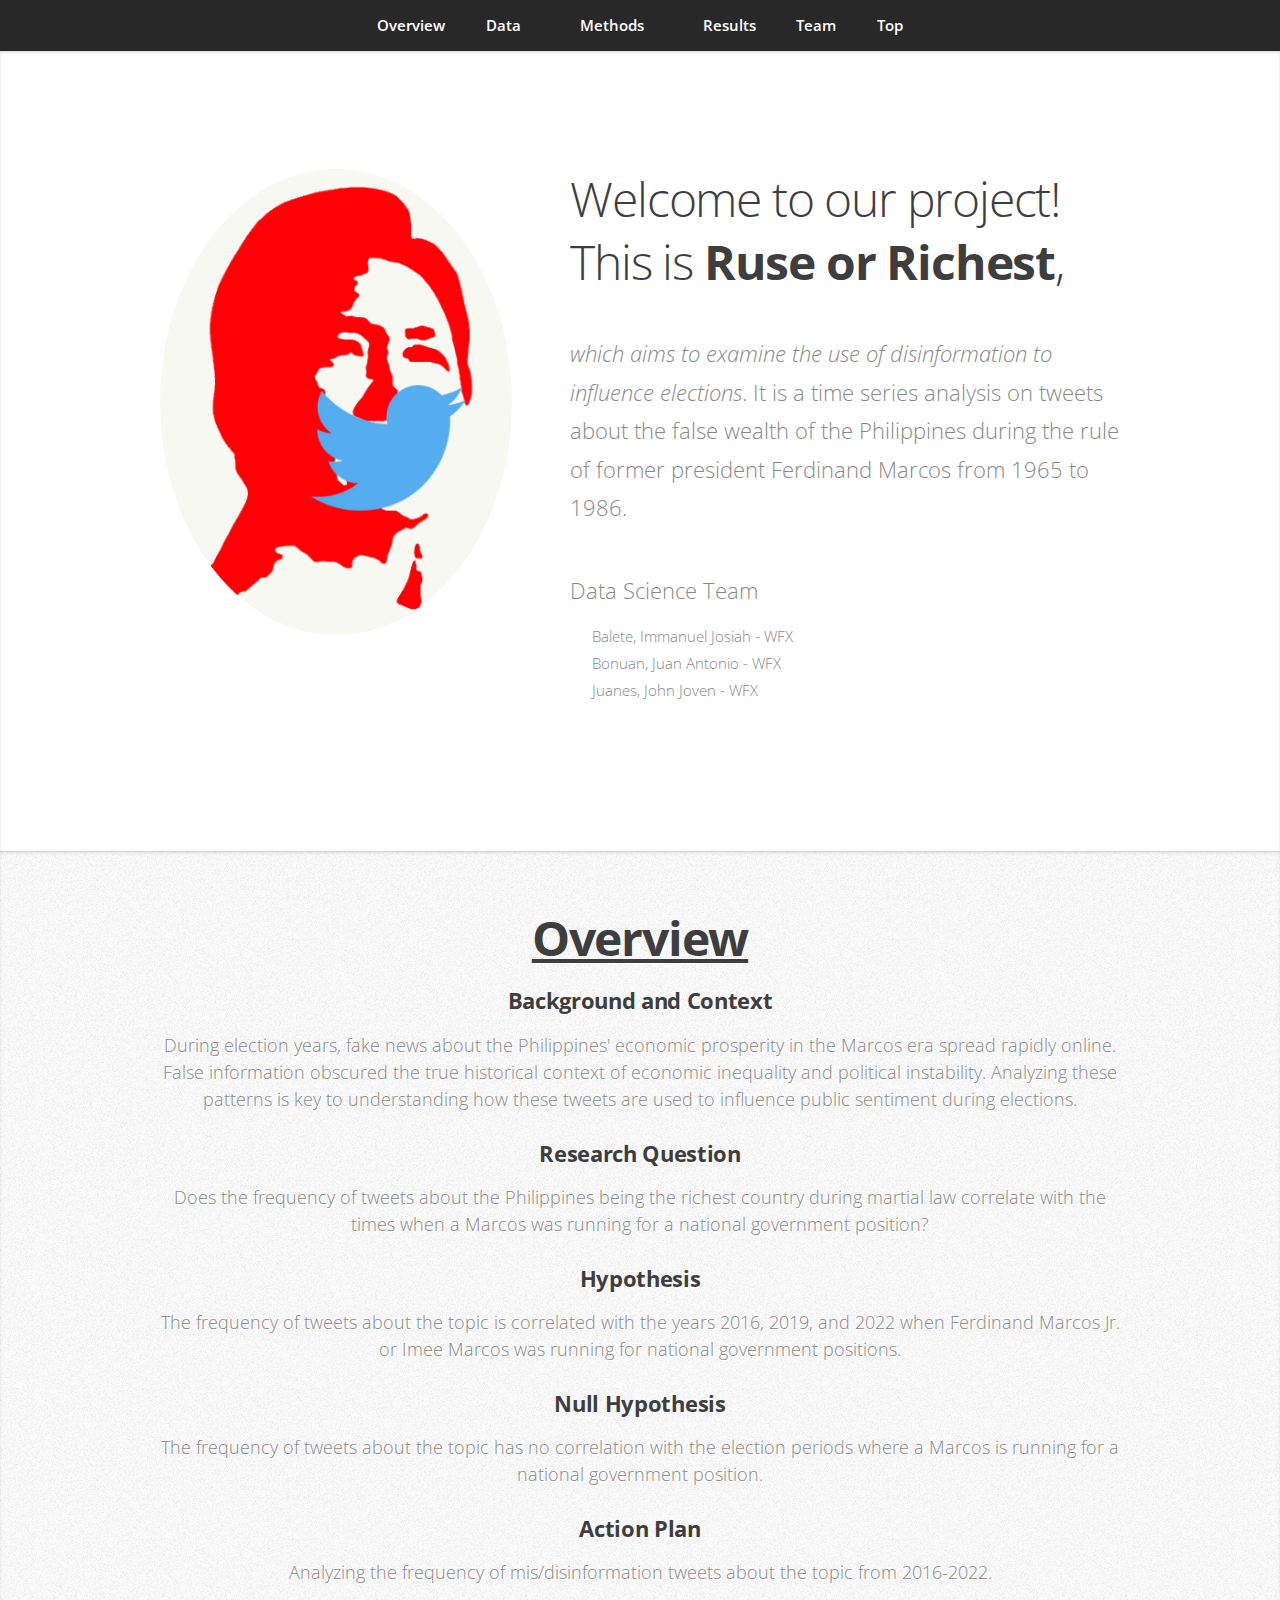
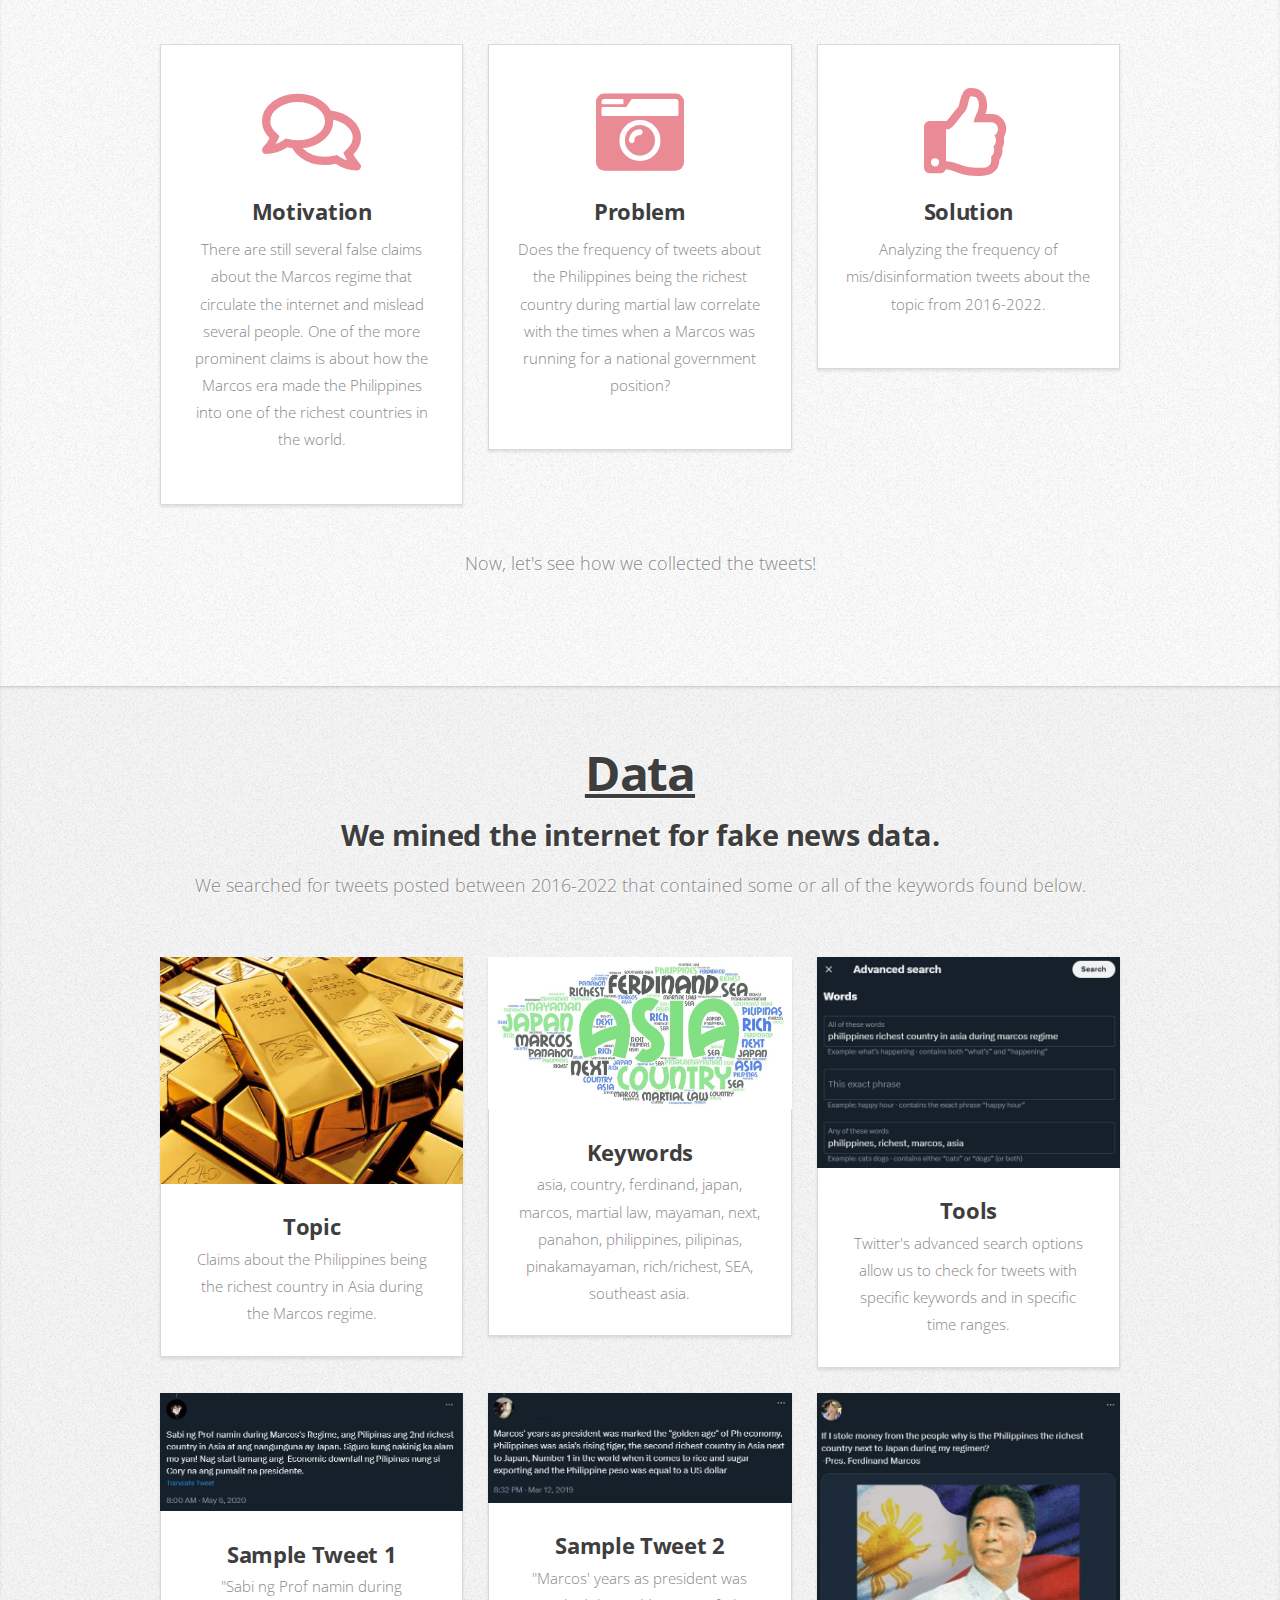
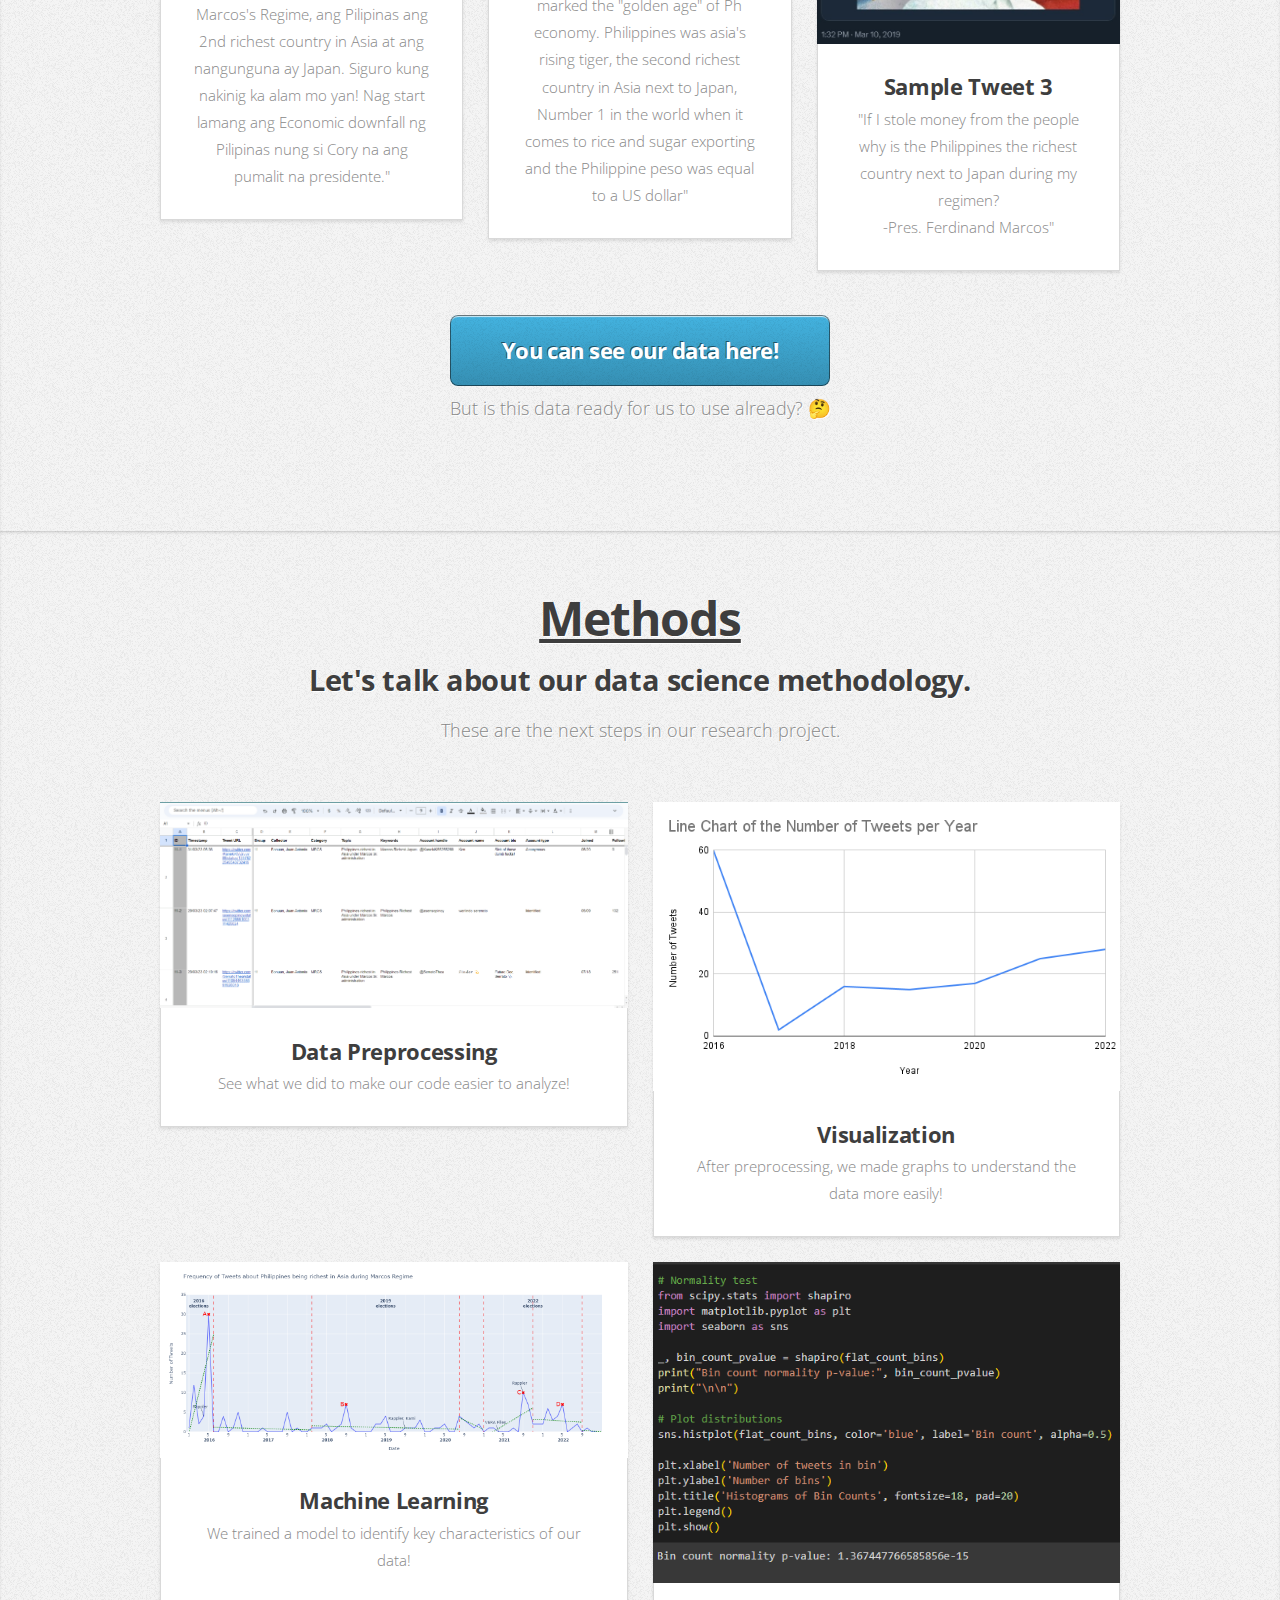
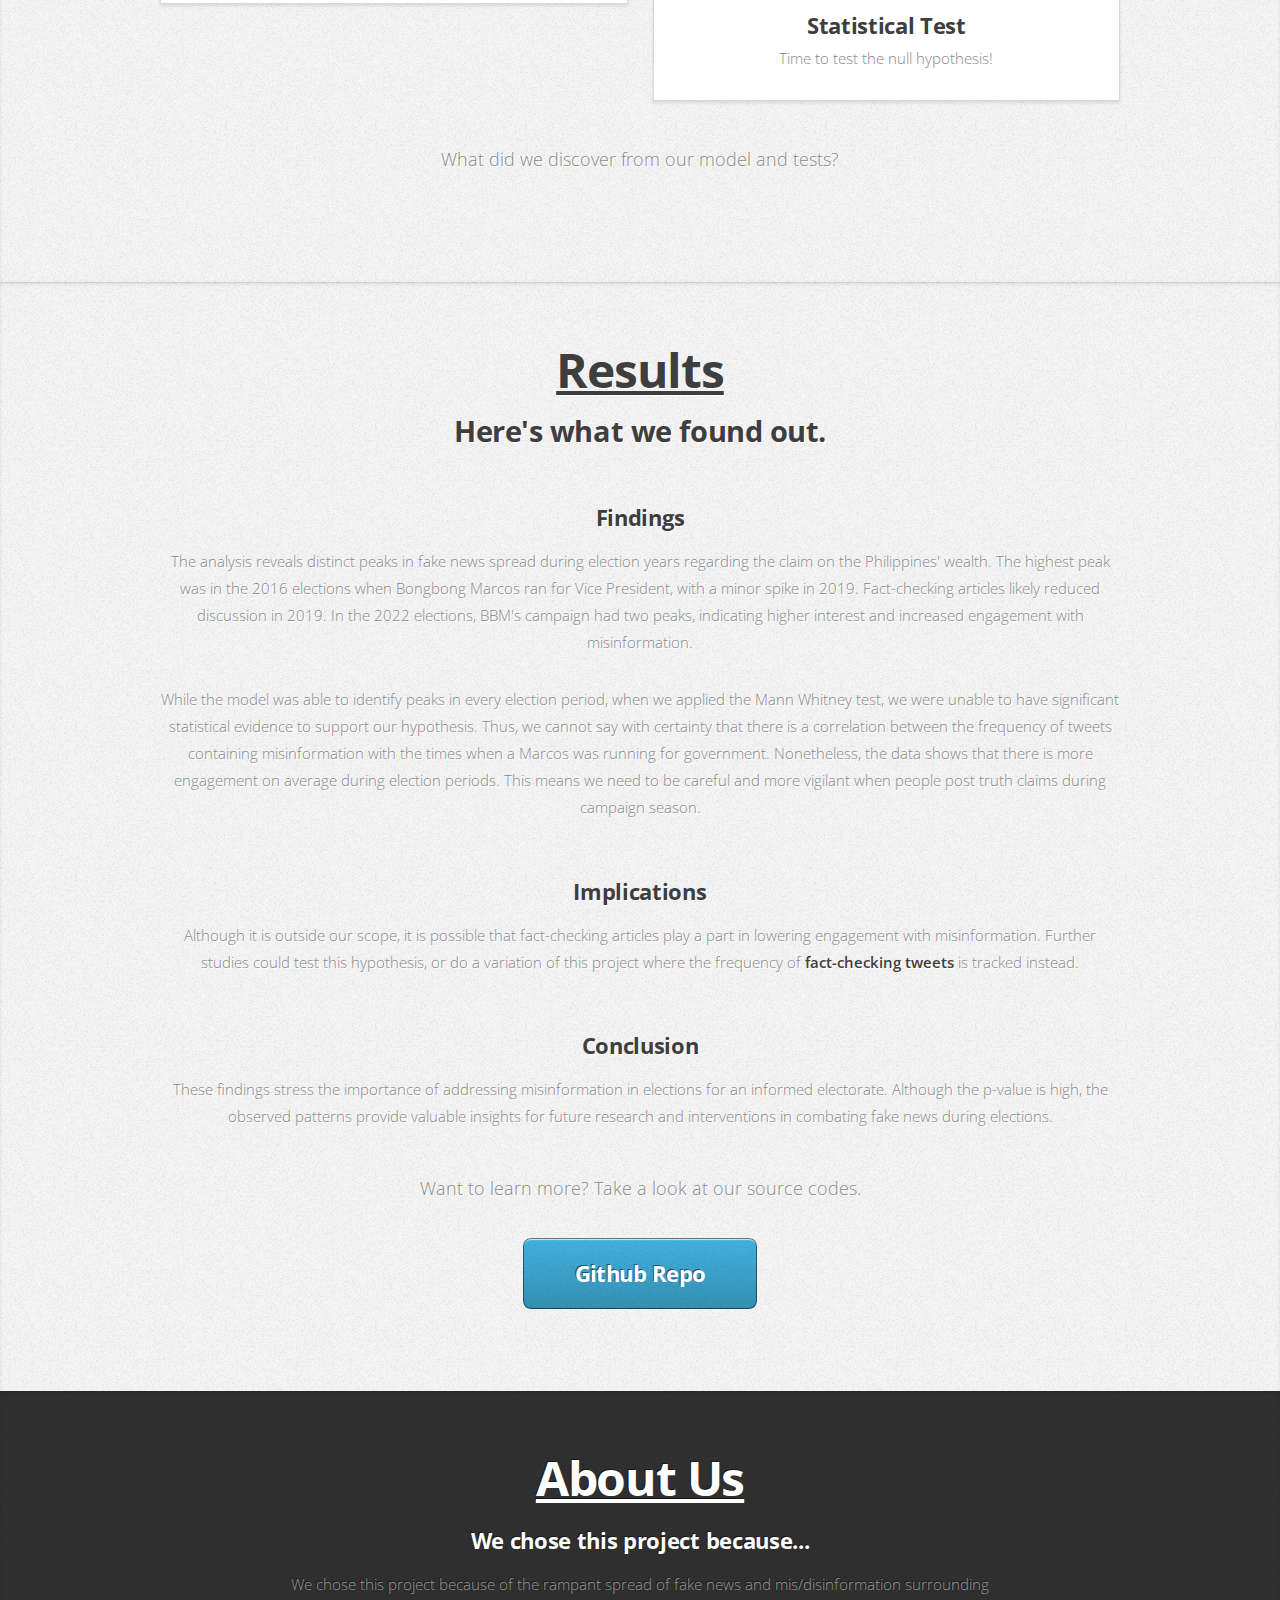
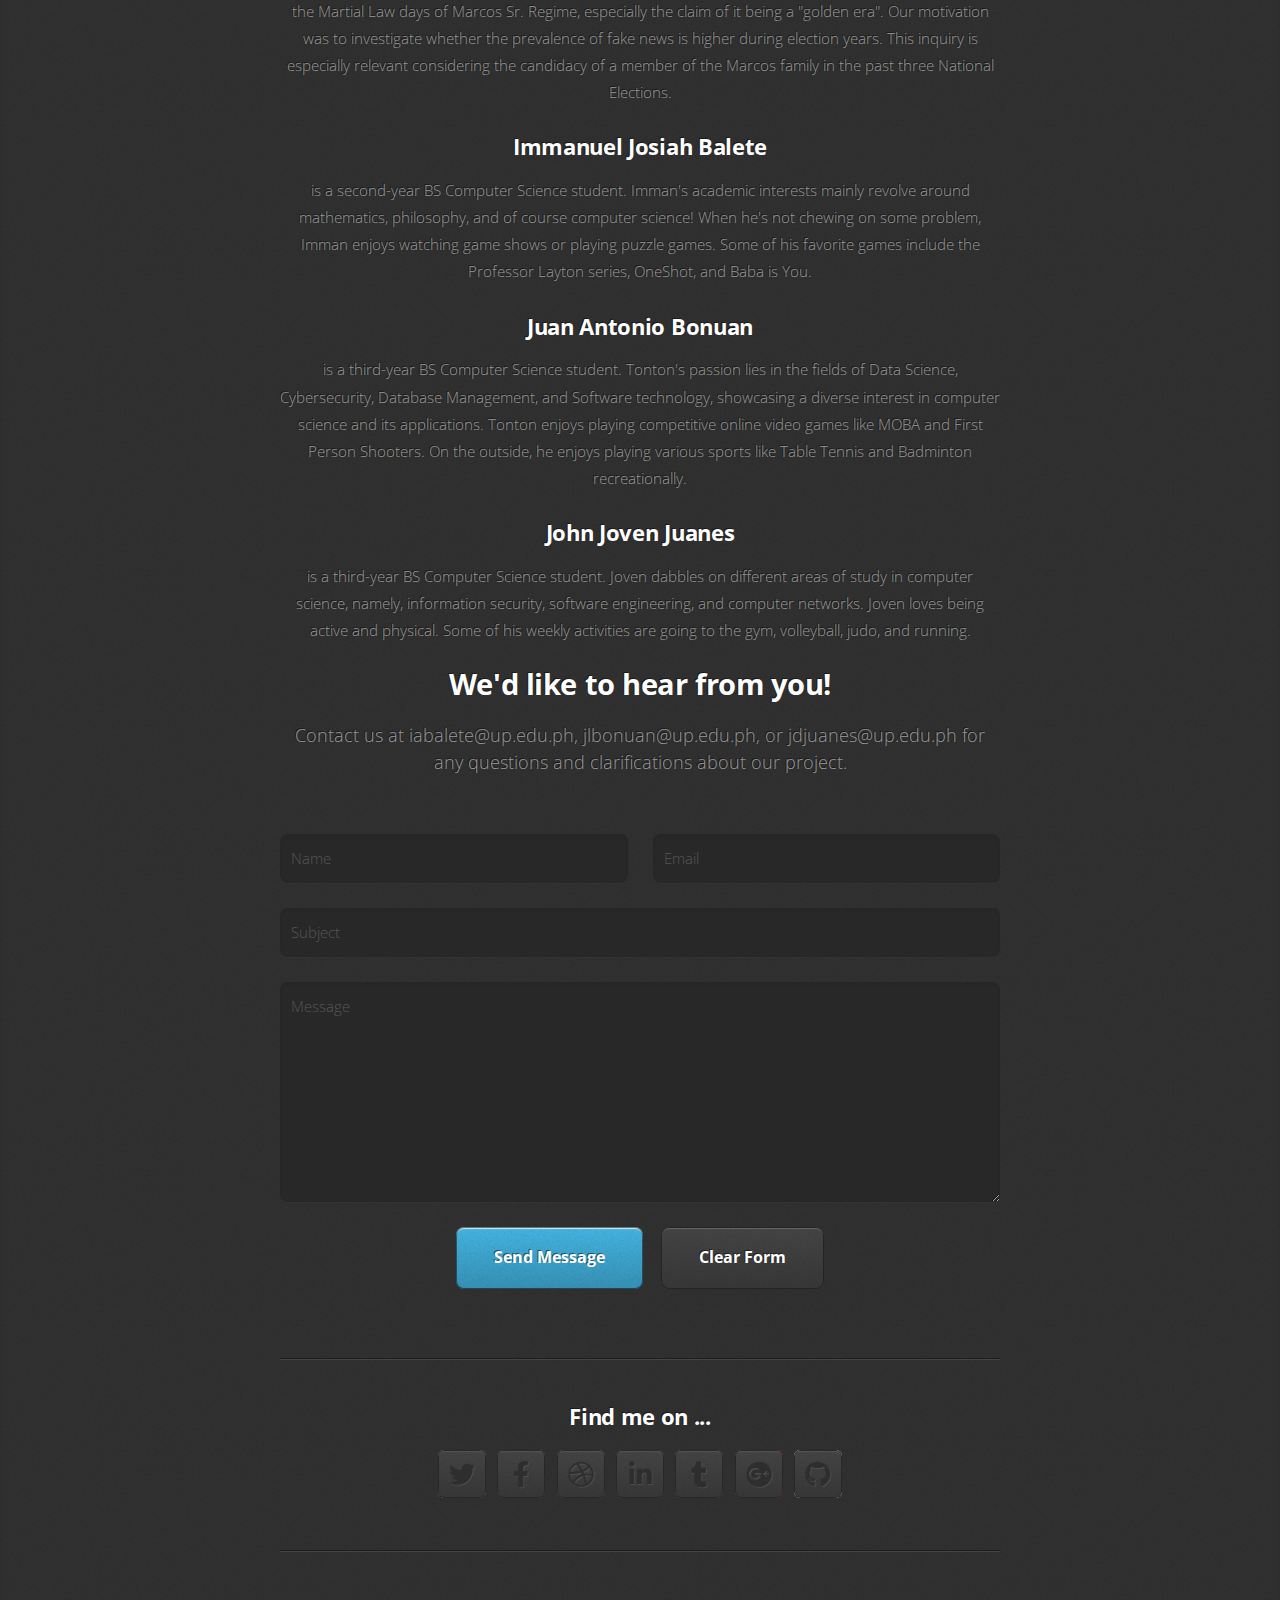
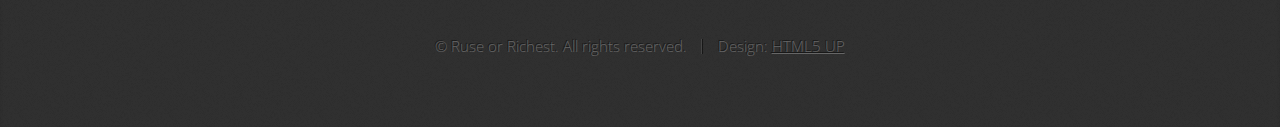
<file: index.html>
<!DOCTYPE HTML>
<!--
	Miniport by HTML5 UP
	html5up.net | @ajlkn
	Free for personal and commercial use under the CCA 3.0 license (html5up.net/license)
-->
<html>
	<head>
		<title>PH Twitter Fake News Analysis</title>
		<meta charset="utf-8" />
		<meta name="viewport" content="width=device-width, initial-scale=1, user-scalable=no" />
		<link rel="stylesheet" href="assets/css/main.css" />
	</head>
	<body class="is-preload">

		<!-- Nav -->
			<nav id="nav">
				<ul class="container">
					<li><a href="#overview">Overview</a></li>
					<li><a href="#data">Data</a></li>
					<li>
						<div class="dropdown">
							<a href="#methods">Methods</a>
							<div class="dropdown-content">
								<a href="preprocess.html">Preprocessing</a>
								<a href="visual.html">Visualization</a>
								<a href="ml.html">ML</a>
								<a href="stat.html">Stat Test</a>
							</div>
						</div>
					</li>
					<li><a href="#results">Results</a></li>
					<li><a href="#team">Team</a></li>
					<li><a href="#top">Top</a></li>
				</ul>
			</nav>

		<!-- Home -->
			<article id="top" class="wrapper style1">
				<div class="container">
					<div class="row">
						<div class="col-4 col-5-large col-12-medium">
							<span class="image fit"><img src="images/marcos.PNG" alt="Image of Marcos with Twitter Logo" /></span>
						</div>
						<div class="col-8 col-7-large col-12-medium">
							<header>
								<h1>Welcome to our project!</h1>
								<h1>This is <strong>Ruse or Richest</strong>,</h1>
							</header>
							<p><em>which aims to examine the use of disinformation to influence elections</em>. It is a time series analysis on tweets about the false wealth of the Philippines during the rule of former president Ferdinand Marcos from 1965 to 1986.</p>
							<p>Data Science Team</p>
							<ul style="list-style-type:none; margin-top:-30px;">
							  <li>Balete, Immanuel Josiah - WFX</li>
							  <li>Bonuan, Juan Antonio - WFX</li>
							  <li>Juanes, John Joven - WFX</li>
							</ul>
						</div>
					</div>
				</div>
			</article>

		<!-- Overview -->
			<article id="overview" class="wrapper style2">
				<h1 style="font-weight: bold; text-decoration: underline;">Overview</h1>
				<div class="container">
					<header>
						<h3>Background and Context</h3>
						<p>During election years, fake news about the Philippines' economic prosperity in the Marcos era spread rapidly online. False information obscured the true historical context of economic inequality and political instability. Analyzing these patterns is key to understanding how these tweets are used to influence public sentiment during elections.</p>
						&nbsp

						<h3>Research Question</h3>
						<p>Does the frequency of tweets about the Philippines being the richest country during martial law correlate with the times when a Marcos was running for a national government position?</p>
						&nbsp

						<h3>Hypothesis</h3>
						<p>The frequency of tweets about the topic is correlated with the years 2016, 2019, and 2022 when Ferdinand Marcos Jr. or Imee Marcos was running for national government positions.</p>
						&nbsp

						<h3>Null Hypothesis</h3>
						<p>The frequency of tweets about the topic has no correlation with the election periods where a Marcos is running for a national government position.</p>
						&nbsp

						<h3>Action Plan</h3>
						<p>Analyzing the frequency of mis/disinformation tweets about the topic from 2016-2022.</p>

					</header>
					<div class="row aln-center">
						<div class="col-4 col-6-medium col-12-small">
							<section class="box style1">
								<span class="icon featured fa-comments"></span>
								<h3>Motivation</h3>
								<p>There are still several false claims about the Marcos regime that circulate the internet and mislead several people. One of the more prominent claims is about how the Marcos era made the Philippines into one of the richest countries in the world.</p>
							</section>
						</div>
						<div class="col-4 col-6-medium col-12-small">
							<section class="box style1">
								<span class="icon solid featured fa-camera-retro"></span>
								<h3>Problem</h3>
								<p>Does the frequency of tweets about the Philippines being the richest country during martial law correlate with the times when a Marcos was running for a national government position?</p>
							</section>
						</div>
						<div class="col-4 col-6-medium col-12-small">
							<section class="box style1">
								<span class="icon featured fa-thumbs-up"></span>
								<h3>Solution</h3>
								<p>Analyzing the frequency of mis/disinformation tweets about the topic from 2016-2022.</p>
							</section>
						</div>
					</div>
					<footer>
						<p>Now, let's see how we collected the tweets!</p>
					</footer>
				</div>
			</article>

		<!-- Data -->
			<article id="data" class="wrapper style3">
				<h1 style="font-weight: bold; text-decoration: underline;">Data</h1>
				<div class="container">
					<header>
						<h2>We mined the internet for fake news data.</h2>
						<p>We searched for tweets posted between 2016-2022 that contained some or all of the keywords found below.</p>
					</header>
					<div class="row">
						<div class="col-4 col-6-medium col-12-small">
							<article class="box style2">
								<a class="image featured"><img src="images/topic.jpg" alt="" /></a>
								<h3><a>Topic</a></h3>
								<p>Claims about the Philippines being the richest country in Asia during the Marcos regime.</p>
							</article>
						</div>
						<div class="col-4 col-6-medium col-12-small">
							<article class="box style2">
								<a class="image featured"><img src="images/keywords.jpg" alt="" /></a>
								<h3><a>Keywords</a></h3>
								<p>asia, country, ferdinand, japan, marcos, martial law, mayaman, next, panahon, philippines, pilipinas, pinakamayaman, rich/richest, SEA, southeast asia.</p>
							</article>
						</div>
						<div class="col-4 col-6-medium col-12-small">
							<article class="box style2">
								<a class="image featured"><img src="images/tools.jpg" alt="" /></a>
								<h3><a>Tools</a></h3>
								<p>Twitter's advanced search options allow us to check for tweets with specific keywords and in specific time ranges.</p>
							</article>
						</div>
						<div class="col-4 col-6-medium col-12-small">
							<article class="box style2">
								<a class="image featured"><img src="images/samp1.jpg" alt="" /></a>
								<h3><a>Sample Tweet 1</a></h3>
								<p>"Sabi ng Prof namin during Marcos's Regime, ang Pilipinas ang 2nd richest country in Asia at ang nangunguna ay Japan. Siguro kung nakinig ka alam mo yan! Nag start lamang ang  Economic downfall ng Pilipinas nung si Cory na ang pumalit na presidente."</p>
							</article>
						</div>
						<div class="col-4 col-6-medium col-12-small">
							<article class="box style2">
								<a class="image featured"><img src="images/samp2.jpg" alt="" /></a>
								<h3><a>Sample Tweet 2</a></h3>
								<p>"Marcos' years as president was marked the "golden age" of Ph economy. Philippines was asia's rising tiger, the second richest country in Asia next to Japan, Number 1 in the world when it comes to rice and sugar exporting and the Philippine peso was equal to a US dollar"</p>
							</article>
						</div>
						<div class="col-4 col-6-medium col-12-small">
							<article class="box style2">
								<a class="image featured"><img src="images/samp3.jpg" alt="" /></a>
								<h3><a>Sample Tweet 3</a></h3>
								<p>"If I stole money from the people why is the Philippines the richest country next to Japan during my regimen?<br>
								-Pres. Ferdinand Marcos"</p>
							</article>
						</div>
					</div>
					<footer>
						<a href="https://github.com/SieghartMode/richest-phil/blob/main/data.csv" class="button large scrolly">You can see our data here!</a>
						<p>But is this data ready for us to use already? &#129300</p>
					</footer>
				</div>
			</article>

			<!-- Methods -->
			<article id="methods" class="wrapper style3">
				<h1 style="font-weight: bold; text-decoration: underline;">Methods</h1>
				<div class="container">
					<header>
						<h2>Let's talk about our data science methodology.</h2>
						<p>These are the next steps in our research project.</p>
					</header>
					<div class="row">
						<div class="col-6 col-6-medium col-12-small">
							<article class="box style2">
								<a href="preprocess.html" class="image featured"><img src="images/google_sheets.png" alt="" /></a>
								<h3><a href="preprocess.html">Data Preprocessing</a></h3>
								<p>See what we did to make our code easier to analyze!</p>
							</article>
						</div>
						<div class="col-6 col-6-medium col-12-small">
							<article class="box style2">
								<a href="visual.html" class="image featured"><img src="images/Line%20Chart%20of%20the%20Number%20of%20Tweets%20per%20Year.png" alt="" /></a>
								<h3><a href="visual.html">Visualization</a></h3>
								<p>After preprocessing, we made graphs to understand the data more easily!</p>
							</article>
						</div>
						<div class="col-6 col-6-medium col-12-small">
							<article class="box style2">
								<a href="ml.html" class="image featured"><img src="images/model.png" alt="" /></a>
								<h3><a href="ml.html">Machine Learning</a></h3>
								<p>We trained a model to identify key characteristics of our data!</p>
							</article>
						</div>
						<div class="col-6 col-6-medium col-12-small">
							<article class="box style2">
								<a href="stat.html" class="image featured"><img src="images/shapiro_algo.PNG" alt="" /></a>
								<h3><a href="stat.html">Statistical Test</a></h3>
								<p>Time to test the null hypothesis!</p>
							</article>
						</div>

					</div>
					<footer>
						<p>What did we discover from our model and tests?</p>
					</footer>
				</div>
			</article>

			<!-- Results -->
			<article id="results" class="wrapper style3">
				<h1 style="font-weight: bold; text-decoration: underline;">Results</h1>
				<div class="container">
					<header>
						<h2>Here's what we found out.</h2>
					</header>
					<h3>Findings</h3>
					<p>The analysis reveals distinct peaks in fake news spread during election years regarding the claim on the Philippines' wealth. The highest peak was in the 2016 elections when Bongbong Marcos ran for Vice President, with a minor spike in 2019. Fact-checking articles likely reduced discussion in 2019. In the 2022 elections, BBM's campaign had two peaks, indicating higher interest and increased engagement with misinformation.</p>
					<p> While the model was able to identify peaks in every election period, when we applied the Mann Whitney test, we were unable to have significant statistical evidence to support our hypothesis. Thus, we cannot say with certainty that there is a correlation between the frequency of tweets containing misinformation with the times when a Marcos was running for government. Nonetheless, the data shows that there is more engagement on average during election periods. This means we need to be careful and more vigilant when people post truth claims during campaign season.</p>
					&nbsp
					<h3>Implications</h3>
					<p>Although it is outside our scope, it is possible that fact-checking articles play a part in lowering engagement with misinformation. Further studies could test this hypothesis, or do a variation of this project where the frequency of <strong>fact-checking tweets</strong> is tracked instead.</p>
					&nbsp
					<h3>Conclusion</h3>
					<p> These findings stress the importance of addressing misinformation in elections for an informed electorate. Although the p-value is high, the observed patterns provide valuable insights for future research and interventions in combating fake news during elections.</p>
					<footer>
						<p>Want to learn more? Take a look at our source codes.</p>
						<a href="https://github.com/SieghartMode/richest-phil/tree/main" class="button large scrolly">Github Repo</a>
					</footer>
				</div>
			</article>

		<!-- Team -->
			<article id="team" class="wrapper style4">
				<h1 style="font-weight: bold; text-decoration: underline;">About Us</h1>
				<div class="container medium">
					<header>
						<p><h3>We chose this project because...</h3>We chose this project because of the rampant spread of fake news and mis/disinformation surrounding the Martial Law days of Marcos Sr. Regime, especially the claim of it being a "golden era". Our motivation was to investigate whether the prevalence of fake news is higher during election years. This inquiry is especially relevant considering the candidacy of a member of the Marcos family in the past three National Elections.</p>
						&nbsp
						<p><h3>Immanuel Josiah Balete</h3> is a second-year BS Computer Science student. Imman's academic interests mainly revolve around mathematics, philosophy, and of course computer science! When he's not chewing on some problem, Imman enjoys watching game shows or playing puzzle games. Some of his favorite games include the Professor Layton series, OneShot, and Baba is You.</p>
						&nbsp
						<p><h3>Juan Antonio Bonuan</h3> is a third-year BS Computer Science student. Tonton's passion lies in the fields of Data Science, Cybersecurity, Database Management, and Software technology, showcasing a diverse interest in computer science and its applications. Tonton enjoys playing competitive online video games like MOBA and First Person Shooters. On the outside, he enjoys playing various sports like Table Tennis and Badminton recreationally.</p>
						&nbsp
						<p><h3>John Joven Juanes</h3> is a third-year BS Computer Science student. Joven dabbles on different areas of study in computer science, namely, information security, software engineering, and computer networks. Joven loves being active and physical. Some of his weekly activities are going to the gym, volleyball, judo, and running.</p>
						&nbsp
						<h2>We'd like to hear from you!</h2>
						<p>Contact us at iabalete@up.edu.ph, jlbonuan@up.edu.ph, or jdjuanes@up.edu.ph for any questions and clarifications about our project.</p>
					</header>
					<div class="row">
						<div class="col-12">
							<form method="post" action="#">
								<div class="row">
									<div class="col-6 col-12-small">
										<input type="text" name="name" id="name" placeholder="Name" />
									</div>
									<div class="col-6 col-12-small">
										<input type="text" name="email" id="email" placeholder="Email" />
									</div>
									<div class="col-12">
										<input type="text" name="subject" id="subject" placeholder="Subject" />
									</div>
									<div class="col-12">
										<textarea name="message" id="message" placeholder="Message"></textarea>
									</div>
									<div class="col-12">
										<ul class="actions">
											<li><input type="submit" value="Send Message" /></li>
											<li><input type="reset" value="Clear Form" class="alt" /></li>
										</ul>
									</div>
								</div>
							</form>
						</div>
						<div class="col-12">
							<hr />
							<h3>Find me on ...</h3>
							<ul class="social">
								<li><a href="#" class="icon brands fa-twitter"><span class="label">Twitter</span></a></li>
								<li><a href="#" class="icon brands fa-facebook-f"><span class="label">Facebook</span></a></li>
								<li><a href="#" class="icon brands fa-dribbble"><span class="label">Dribbble</span></a></li>
								<li><a href="#" class="icon brands fa-linkedin-in"><span class="label">LinkedIn</span></a></li>
								<li><a href="#" class="icon brands fa-tumblr"><span class="label">Tumblr</span></a></li>
								<li><a href="#" class="icon brands fa-google-plus"><span class="label">Google+</span></a></li>
								<li><a href="#" class="icon brands fa-github"><span class="label">Github</span></a></li>
								<!--
								<li><a href="#" class="icon solid fa-rss"><span>RSS</span></a></li>
								<li><a href="#" class="icon brands fa-instagram"><span>Instagram</span></a></li>
								<li><a href="#" class="icon brands fa-foursquare"><span>Foursquare</span></a></li>
								<li><a href="#" class="icon brands fa-skype"><span>Skype</span></a></li>
								<li><a href="#" class="icon brands fa-soundcloud"><span>Soundcloud</span></a></li>
								<li><a href="#" class="icon brands fa-youtube"><span>YouTube</span></a></li>
								<li><a href="#" class="icon brands fa-blogger"><span>Blogger</span></a></li>
								<li><a href="#" class="icon brands fa-flickr"><span>Flickr</span></a></li>
								<li><a href="#" class="icon brands fa-vimeo"><span>Vimeo</span></a></li>
								-->
							</ul>
							<hr />
						</div>
					</div>
					<footer>
						<ul id="copyright">
							<li>&copy; Ruse or Richest. All rights reserved.</li><li>Design: <a href="http://html5up.net">HTML5 UP</a></li>
						</ul>
					</footer>
				</div>
			</article>

		<!-- Scripts -->
			<script src="assets/js/jquery.min.js"></script>
			<script src="assets/js/jquery.scrolly.min.js"></script>
			<script src="assets/js/browser.min.js"></script>
			<script src="assets/js/breakpoints.min.js"></script>
			<script src="assets/js/util.js"></script>
			<script src="assets/js/main.js"></script>

	</body>
</html>
</file>
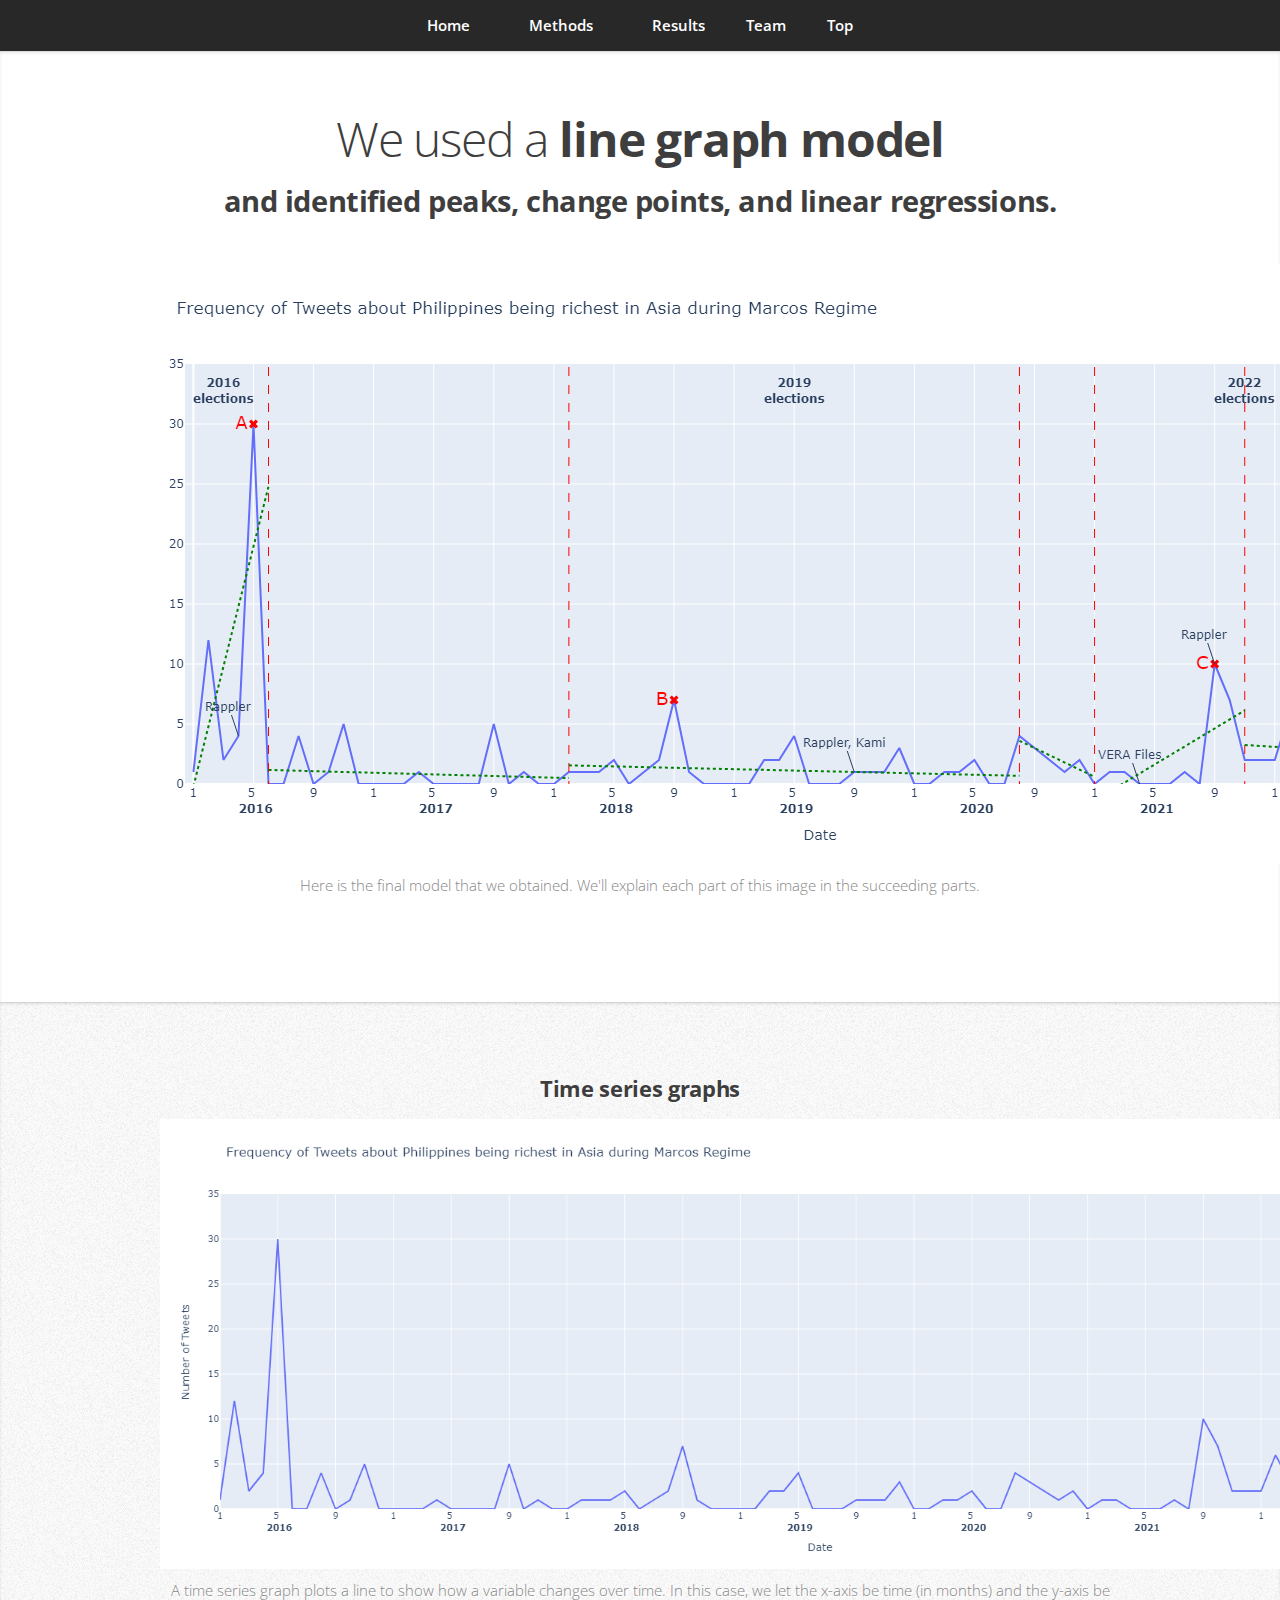
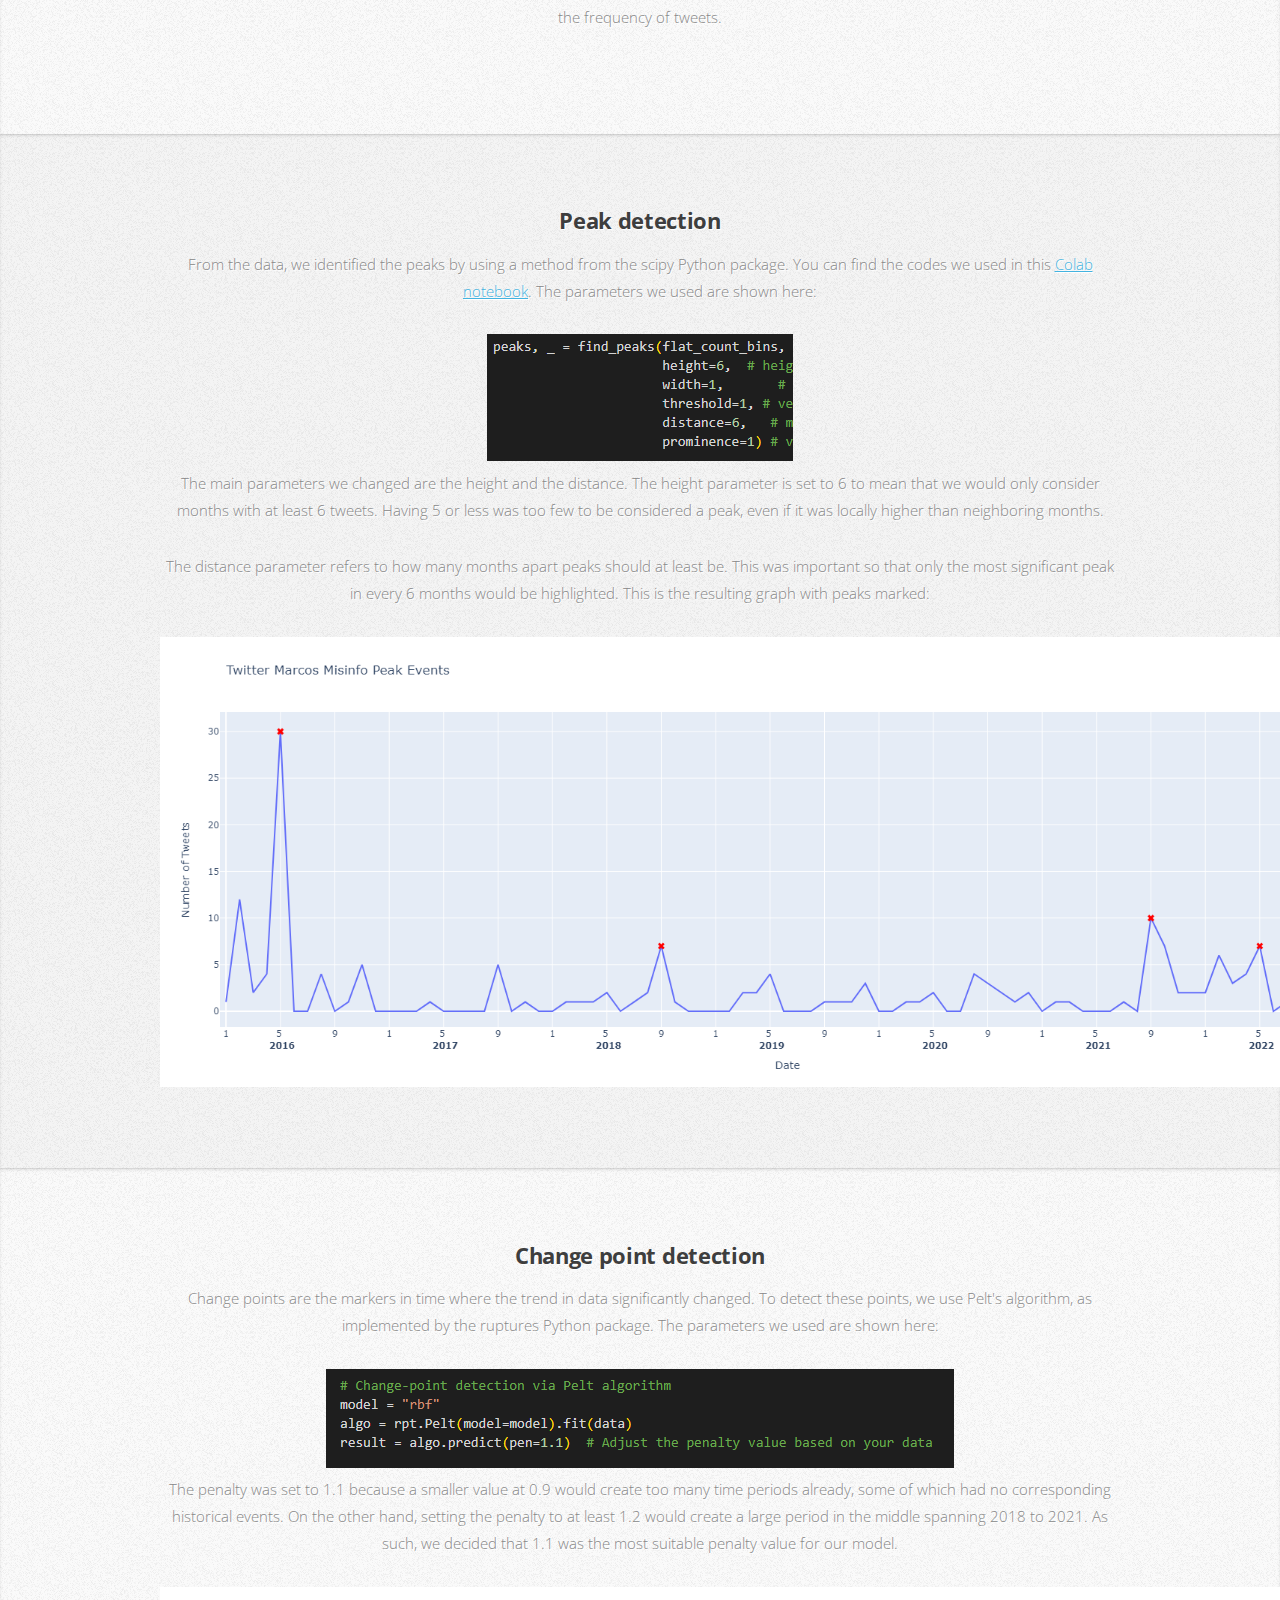
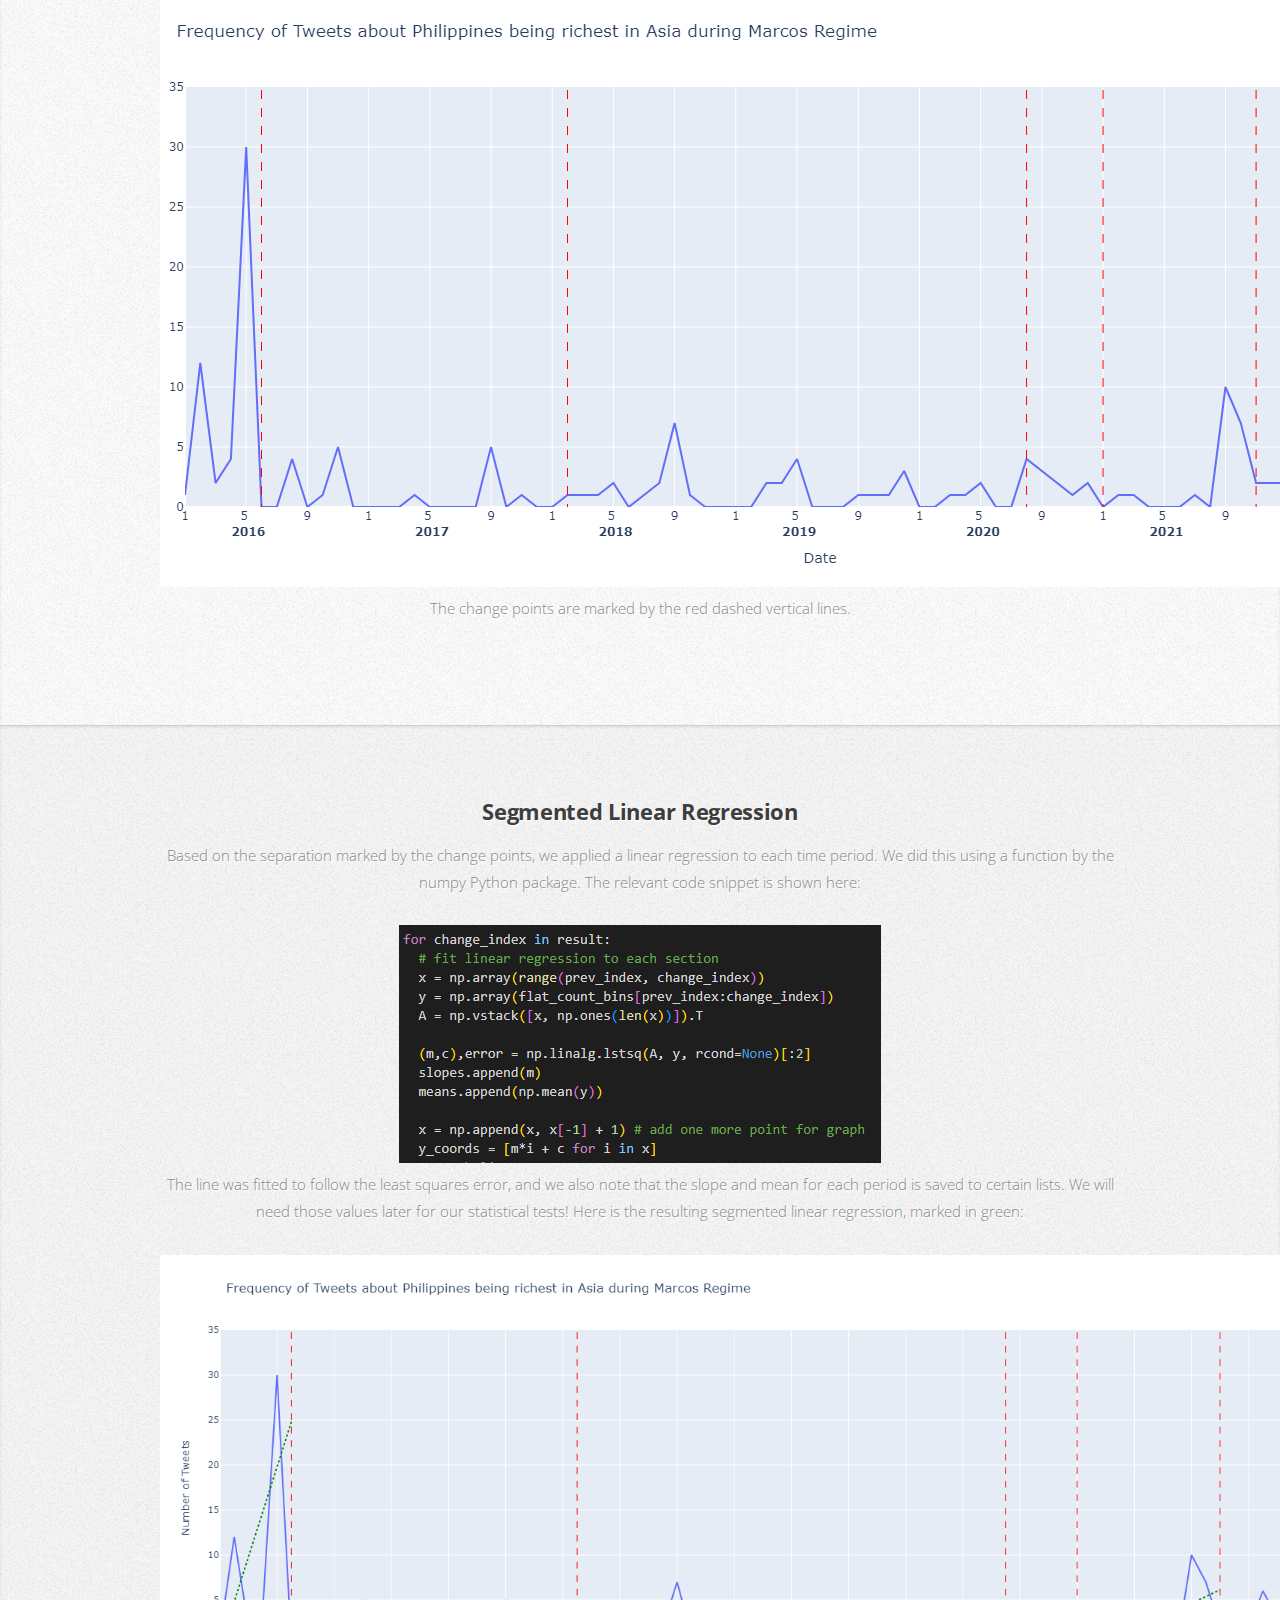
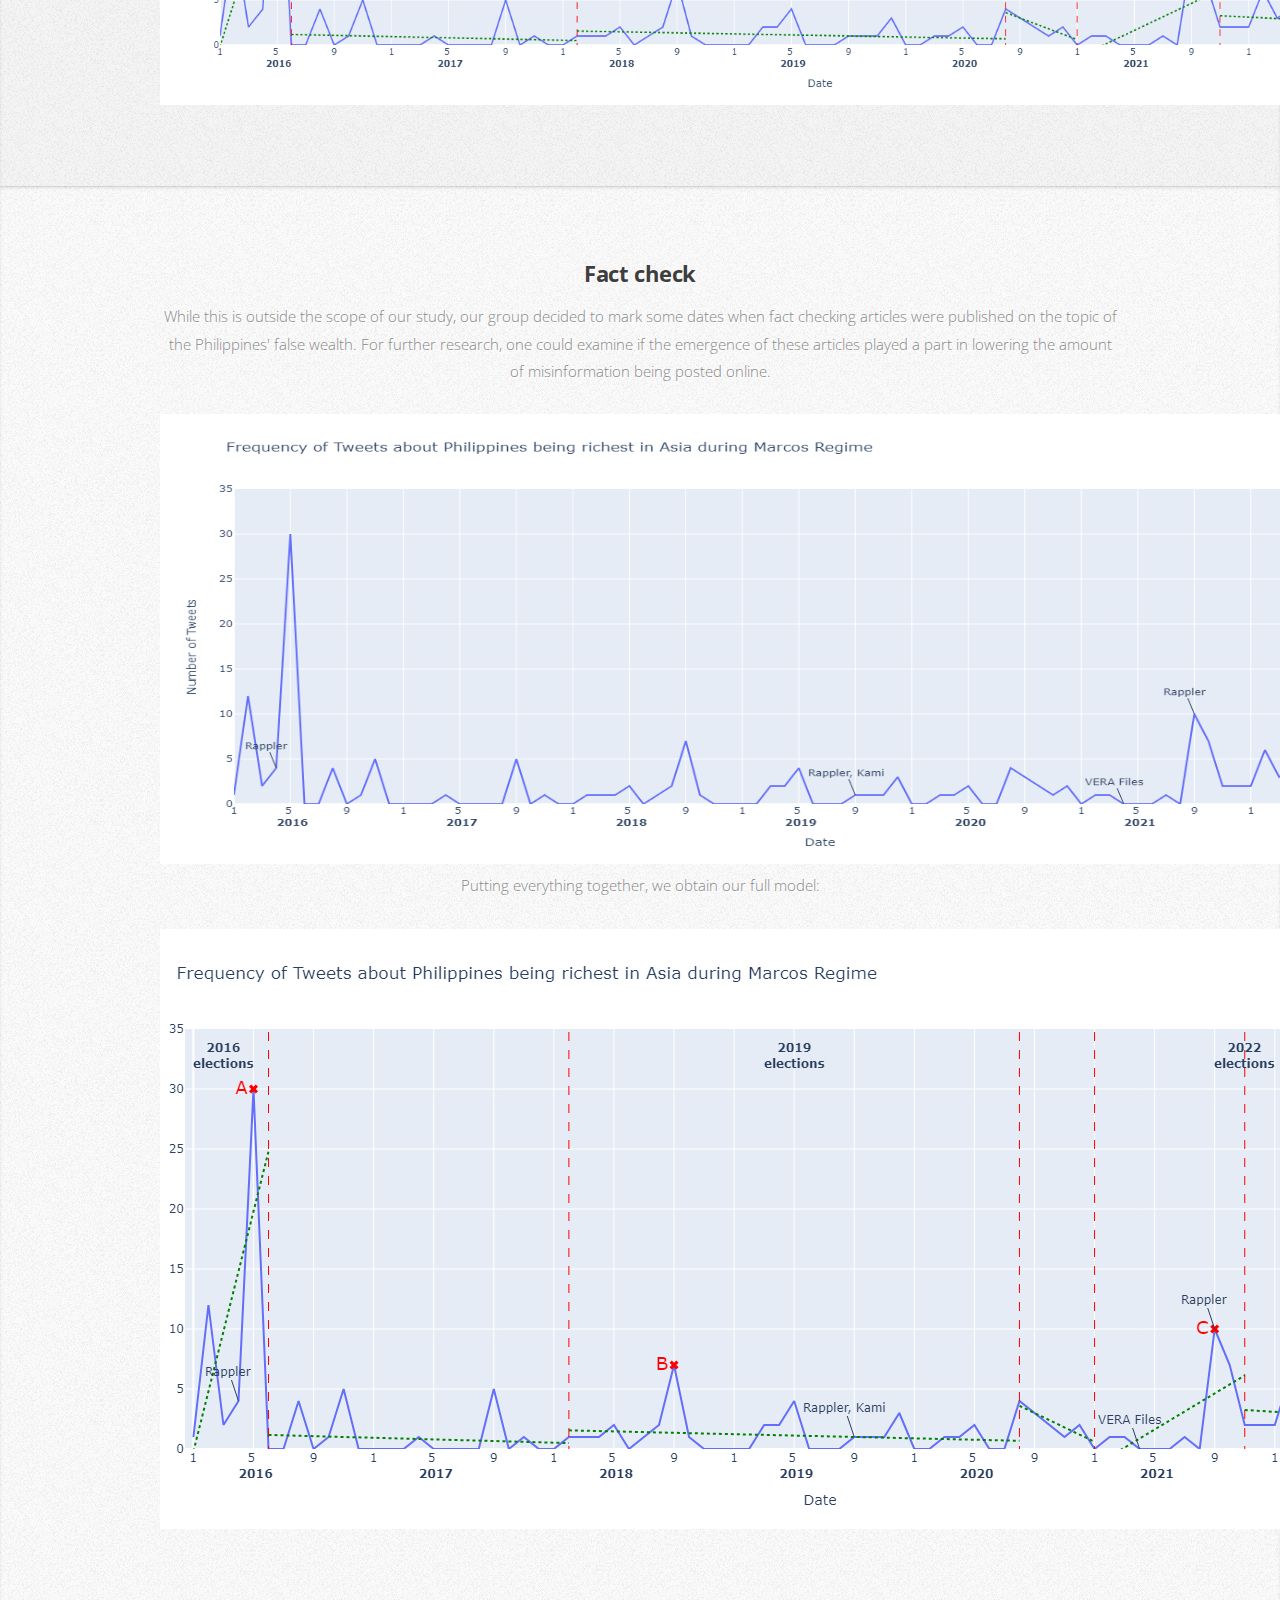
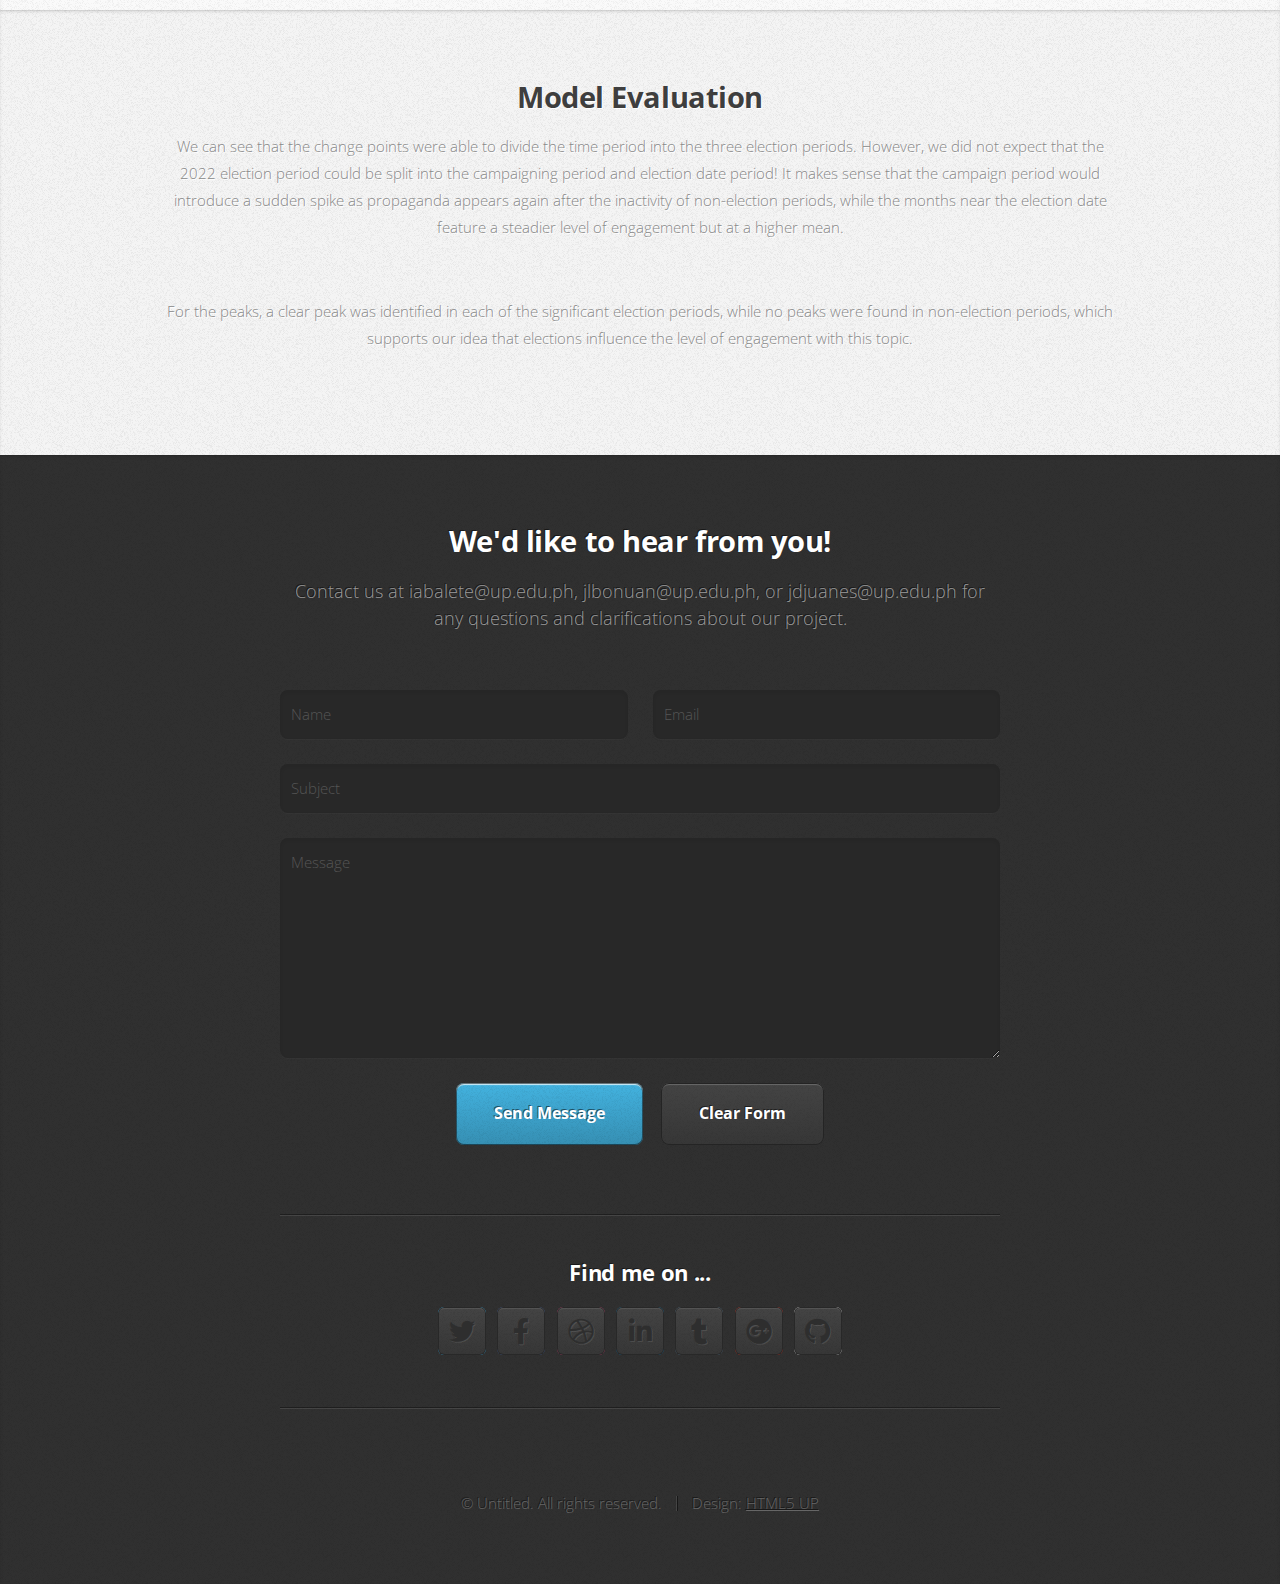
<file: ml.html>
<!DOCTYPE HTML>
<!--
	Miniport by HTML5 UP
	html5up.net | @ajlkn
	Free for personal and commercial use under the CCA 3.0 license (html5up.net/license)
-->
<html>
	<head>
		<title>Machine Learning</title>
		<meta charset="utf-8" />
		<meta name="viewport" content="width=device-width, initial-scale=1, user-scalable=no" />
		<link rel="stylesheet" href="assets/css/main.css" />
	</head>
	<body class="is-preload">

		<!-- Nav -->
			<nav id="nav">
				<ul class="container">
					<li><a href="index.html">Home</a></li>
					<li>
						<div class="dropdown">
							<a href="index.html#methods">Methods</a>
							<div class="dropdown-content">
								<a href="preprocess.html">Preprocessing</a>
								<a href="visual.html">Visualization</a>
								<a href="ml.html">ML</a>
								<a href="stat.html">Stat Test</a>
							</div>
						</div>
					</li>
					<li><a href="index.html#results">Results</a></li>
					<li><a href="#team">Team</a></li>
					<li><a href="#overview">Top</a></li>
				</ul>
			</nav>

		<!-- Overview -->
			<article id="overview" class="wrapper style1">
				<div class="container">
					<h1>We used a <strong>line graph model</strong></h1>
					<h2>and identified peaks, change points, and linear regressions.</h2>
						&nbsp
						<img style="width: 1320px; height: 600px; object-fit: cover;" src="images/model.png" alt="model"/>
						<p>Here is the final model that we obtained. We'll explain each part of this image in the succeeding parts.</p>
				</div>
			</article>

			<article id="line graph" class="wrapper style2">
				<div class="container">
						<h3> Time series graphs </h3>
						<img src="images/bare_graph.png" width="1320" height="450">
						<p>A time series graph plots a line to show how a variable changes over time. In this case, we let the x-axis be time (in months) and the y-axis be the frequency of tweets.</p>
				</div>
			</article>
	
			<article id="peaks" class="wrapper style3">
				<div class="container">
					
						<h3> Peak detection </h3>
						<p>From the data, we identified the peaks by using a method from the scipy Python package. You can find the codes we used in this <a href="https://colab.research.google.com/drive/1Ywb-BkMapxfFcfDOlBPs7PAoAwN4WeEb?usp=sharing"> Colab notebook</a>. The parameters we used are shown here:</p>
						<img src="images/peak_algo.PNG">
						<p>The main parameters we changed are the height and the distance. The height parameter is set to 6 to mean that we would only consider months with at least 6 tweets. Having 5 or less was too few to be considered a peak, even if it was locally higher than neighboring months.</p>
						<p>The distance parameter refers to how many months apart peaks should at least be. This was important so that only the most significant peak in every 6 months would be highlighted. This is the resulting graph with peaks marked:</p>
						<img src="images/peak_graph.png" width="1320" height="450">
				</div>
			</article>
				
			<article id="change point" class="wrapper style2">
				<div class="container">
					
						<h3> Change point detection </h3>
						<p> Change points are the markers in time where the trend in data significantly changed. To detect these points, we use Pelt's algorithm, as implemented by the ruptures Python package. The parameters we used are shown here:</p>
						<img src="images/changepoint_algo.PNG">
						<p>The penalty was set to 1.1 because a smaller value at 0.9 would create too many time periods already, some of which had no corresponding historical events. On the other hand, setting the penalty to at least 1.2 would create a large period in the middle spanning 2018 to 2021. As such, we decided that 1.1 was the most suitable penalty value for our model.</p>
						<img style="width: 1320px; height: 600px; object-fit: cover;" src="images/changepoint_graph.png">
						<p>The change points are marked by the red dashed vertical lines.</p>
				</div>
			</article>

			<article id="linreg" class="wrapper style3">
				<div class="container">
					
						<h3> Segmented Linear Regression </h3>
						<p> Based on the separation marked by the change points, we applied a linear regression to each time period. We did this using a function by the numpy Python package. The relevant code snippet is shown here:</p>
						<img src="images/linreg_algo.PNG">
						<p>The line was fitted to follow the least squares error, and we also note that the slope and mean for each period is saved to certain lists. We will need those values later for our statistical tests! Here is the resulting segmented linear regression, marked in green:</p>
						<img src="images/linreg_graph.png" width="1320" height="450">
						
				</div>
			</article>

			<article id="factcheck" class="wrapper style2">
				<div class="container">
					<h3> Fact check </h3>
					<p>While this is outside the scope of our study, our group decided to mark some dates when fact checking articles were published on the topic of the Philippines' false wealth. For further research, one could examine if the emergence of these articles played a part in lowering the amount of misinformation being posted online.</p>
					<img src="images/factcheck_graph.png" width="1320" height="450">
					<p> Putting everything together, we obtain our full model:</p>
					<img style="width: 1320px; height: 600px; object-fit: cover;" src="images/model.png" alt="model"/>
				</div>
			</article>

			<article id="evaluation" class="wrapper style3">
				<div class="container">
					<h2>Model Evaluation</h2>
					<p>We can see that the change points were able to divide the time period into the three election periods. However, we did not expect that the 2022 election period could be split into the campaigning period and election date period! It makes sense that the campaign period would introduce a sudden spike as propaganda appears again after the inactivity of non-election periods, while the months near the election date feature a steadier level of engagement but at a higher mean.</p>
					&nbsp
					<p>For the peaks, a clear peak was identified in each of the significant election periods, while no peaks were found in non-election periods, which supports our idea that elections influence the level of engagement with this topic.</p>
				</div>
			</article>

		<!-- Team -->
			<article id="team" class="wrapper style4">
				<div class="container medium">
					<header>
						<h2>We'd like to hear from you!</h2>
						<p>Contact us at iabalete@up.edu.ph, jlbonuan@up.edu.ph, or jdjuanes@up.edu.ph for any questions and clarifications about our project.</p>
					</header>
					<div class="row">
						<div class="col-12">
							<form method="post" action="#">
								<div class="row">
									<div class="col-6 col-12-small">
										<input type="text" name="name" id="name" placeholder="Name" />
									</div>
									<div class="col-6 col-12-small">
										<input type="text" name="email" id="email" placeholder="Email" />
									</div>
									<div class="col-12">
										<input type="text" name="subject" id="subject" placeholder="Subject" />
									</div>
									<div class="col-12">
										<textarea name="message" id="message" placeholder="Message"></textarea>
									</div>
									<div class="col-12">
										<ul class="actions">
											<li><input type="submit" value="Send Message" /></li>
											<li><input type="reset" value="Clear Form" class="alt" /></li>
										</ul>
									</div>
								</div>
							</form>
						</div>
						<div class="col-12">
							<hr />
							<h3>Find me on ...</h3>
							<ul class="social">
								<li><a href="#" class="icon brands fa-twitter"><span class="label">Twitter</span></a></li>
								<li><a href="#" class="icon brands fa-facebook-f"><span class="label">Facebook</span></a></li>
								<li><a href="#" class="icon brands fa-dribbble"><span class="label">Dribbble</span></a></li>
								<li><a href="#" class="icon brands fa-linkedin-in"><span class="label">LinkedIn</span></a></li>
								<li><a href="#" class="icon brands fa-tumblr"><span class="label">Tumblr</span></a></li>
								<li><a href="#" class="icon brands fa-google-plus"><span class="label">Google+</span></a></li>
								<li><a href="#" class="icon brands fa-github"><span class="label">Github</span></a></li>
								<!--
								<li><a href="#" class="icon solid fa-rss"><span>RSS</span></a></li>
								<li><a href="#" class="icon brands fa-instagram"><span>Instagram</span></a></li>
								<li><a href="#" class="icon brands fa-foursquare"><span>Foursquare</span></a></li>
								<li><a href="#" class="icon brands fa-skype"><span>Skype</span></a></li>
								<li><a href="#" class="icon brands fa-soundcloud"><span>Soundcloud</span></a></li>
								<li><a href="#" class="icon brands fa-youtube"><span>YouTube</span></a></li>
								<li><a href="#" class="icon brands fa-blogger"><span>Blogger</span></a></li>
								<li><a href="#" class="icon brands fa-flickr"><span>Flickr</span></a></li>
								<li><a href="#" class="icon brands fa-vimeo"><span>Vimeo</span></a></li>
								-->
							</ul>
							<hr />
						</div>
					</div>
					<footer>
						<ul id="copyright">
							<li>&copy; Untitled. All rights reserved.</li><li>Design: <a href="http://html5up.net">HTML5 UP</a></li>
						</ul>
					</footer>
				</div>
			</article>

		<!-- Scripts -->
			<script src="assets/js/jquery.min.js"></script>
			<script src="assets/js/jquery.scrolly.min.js"></script>
			<script src="assets/js/browser.min.js"></script>
			<script src="assets/js/breakpoints.min.js"></script>
			<script src="assets/js/util.js"></script>
			<script src="assets/js/main.js"></script>

	</body>
</html>
</file>
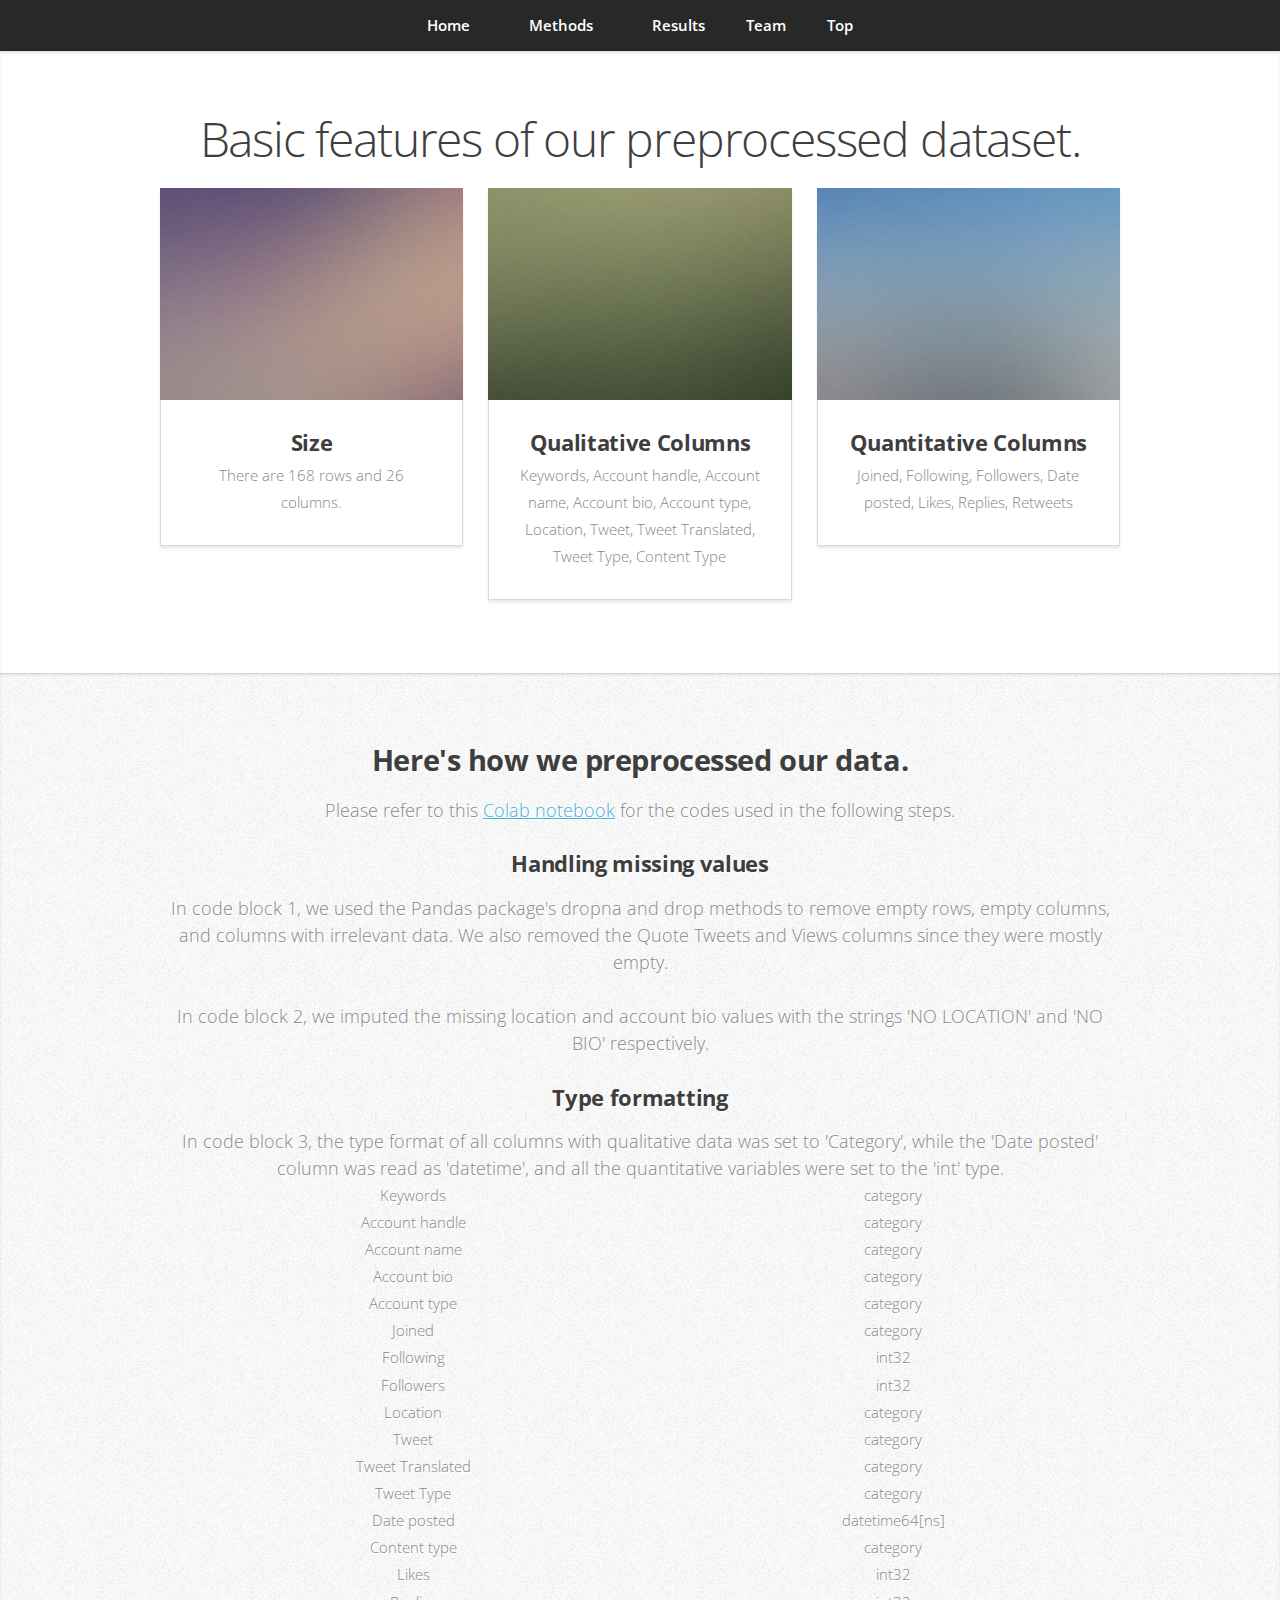
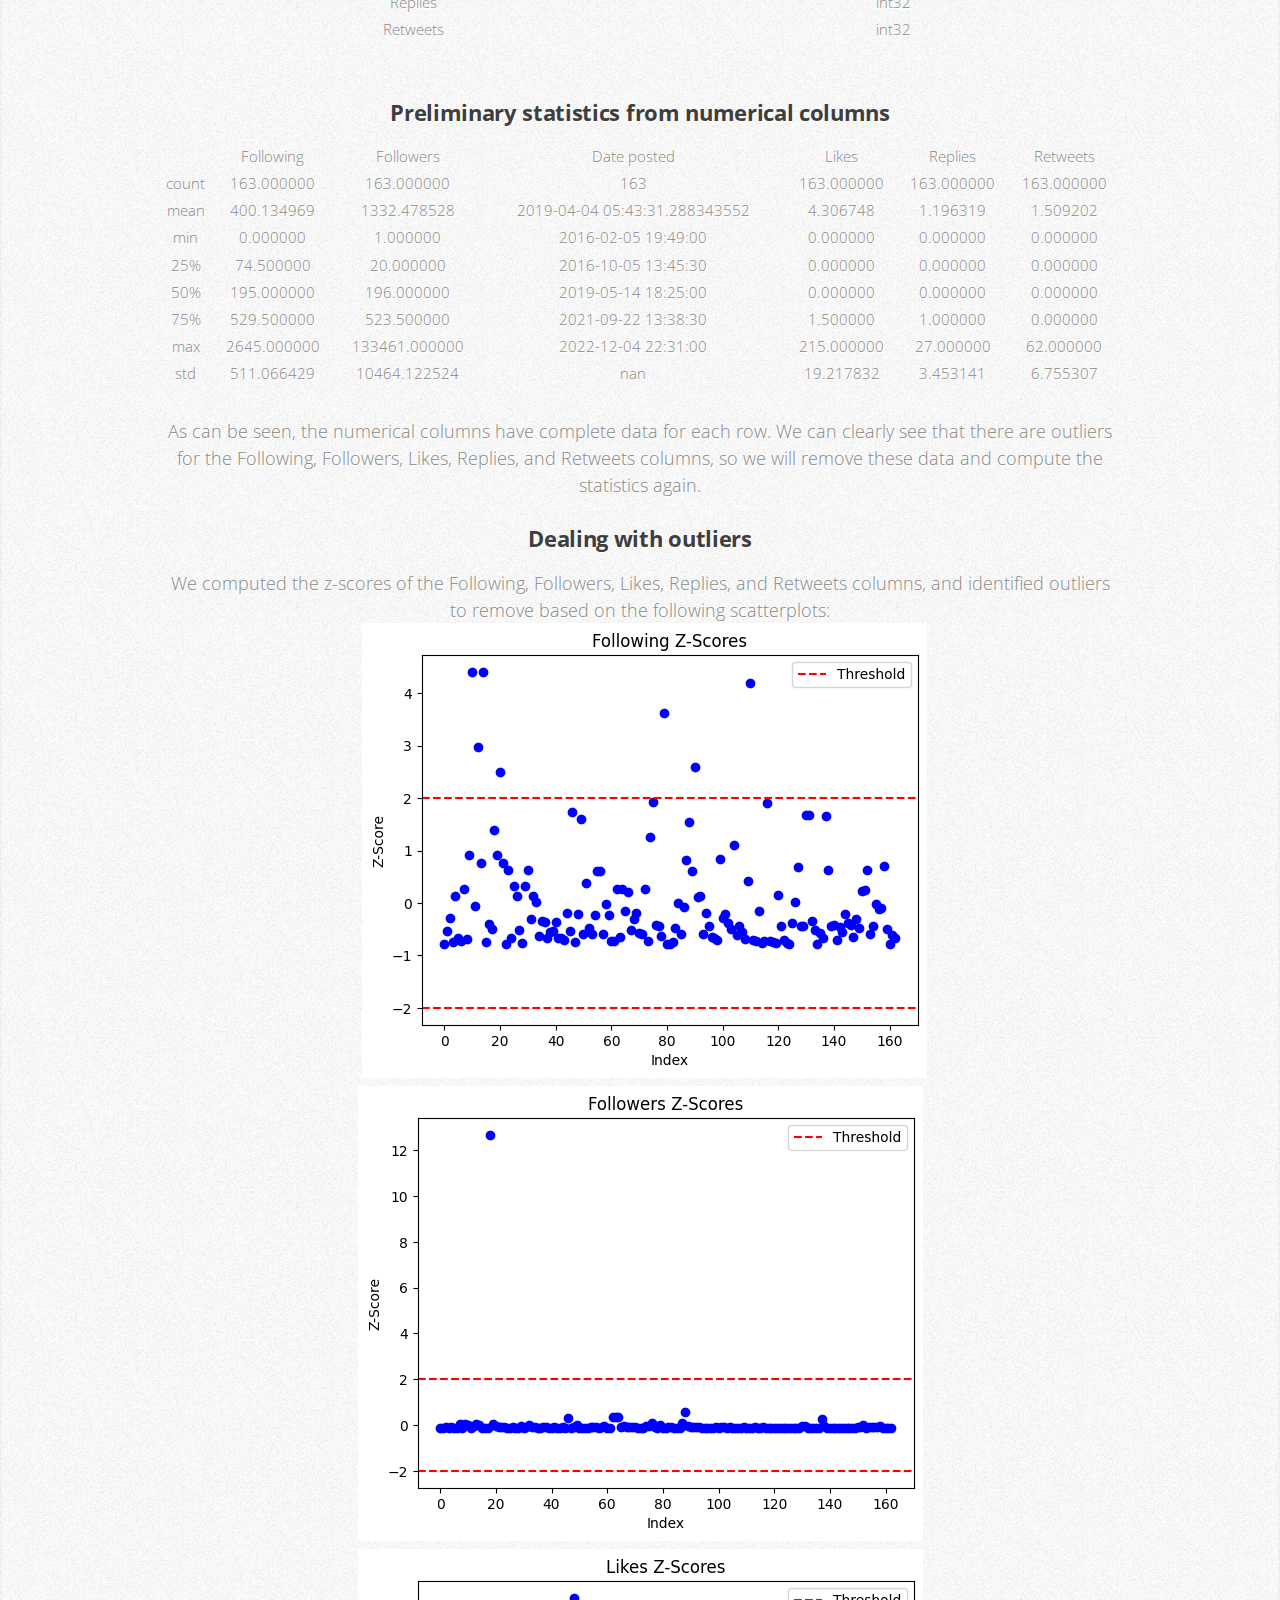
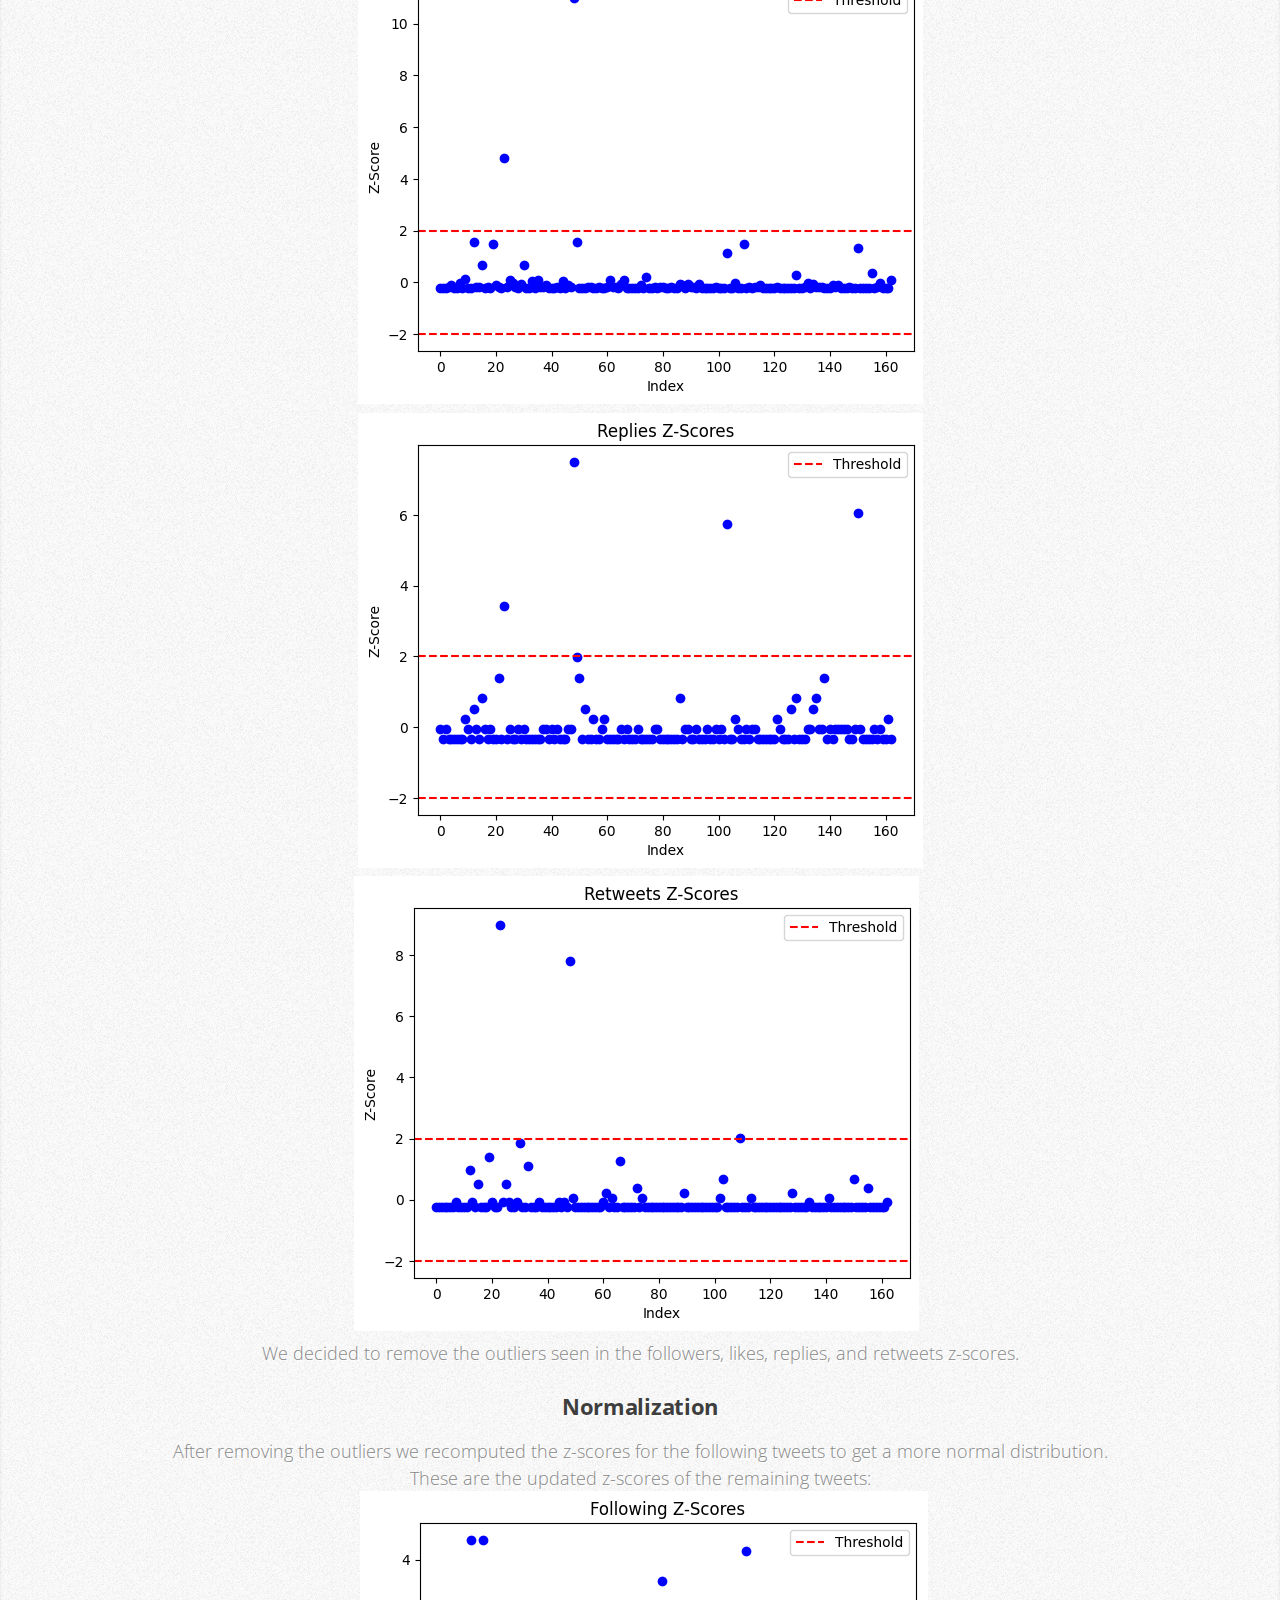
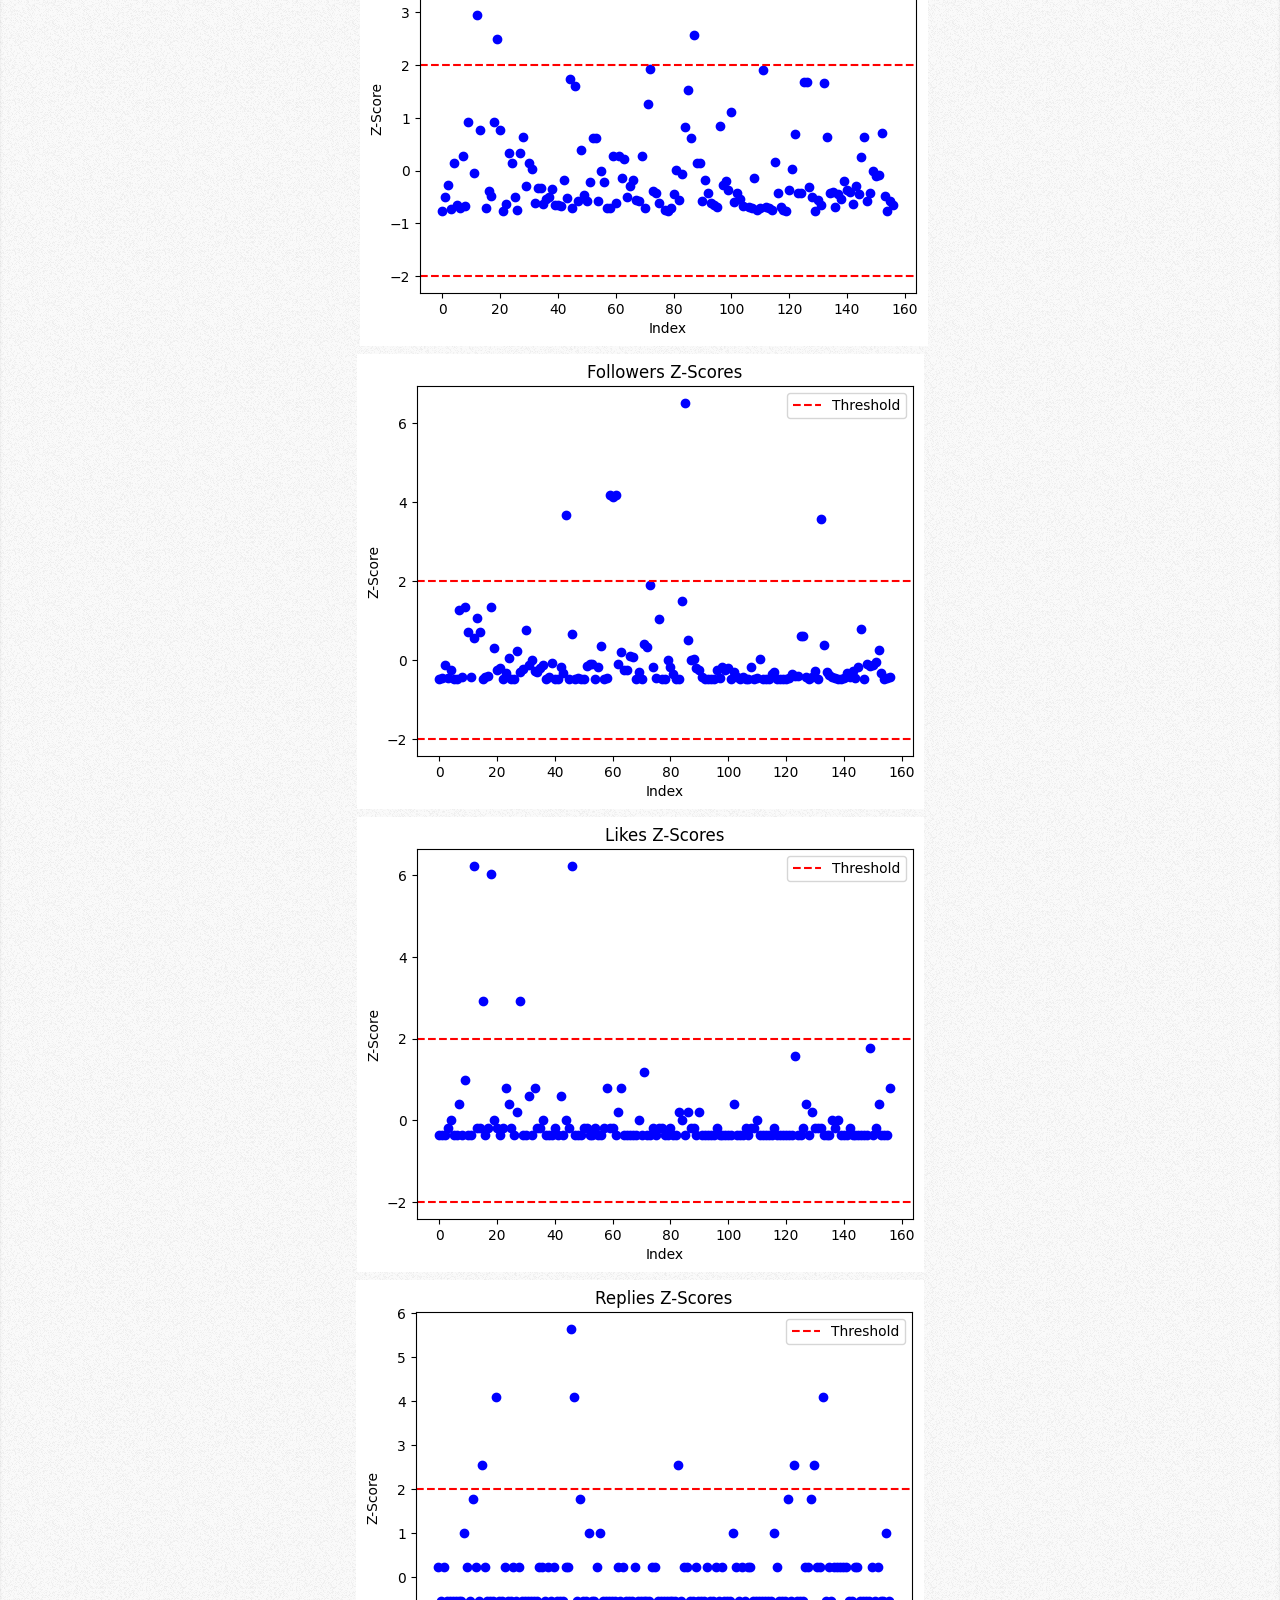
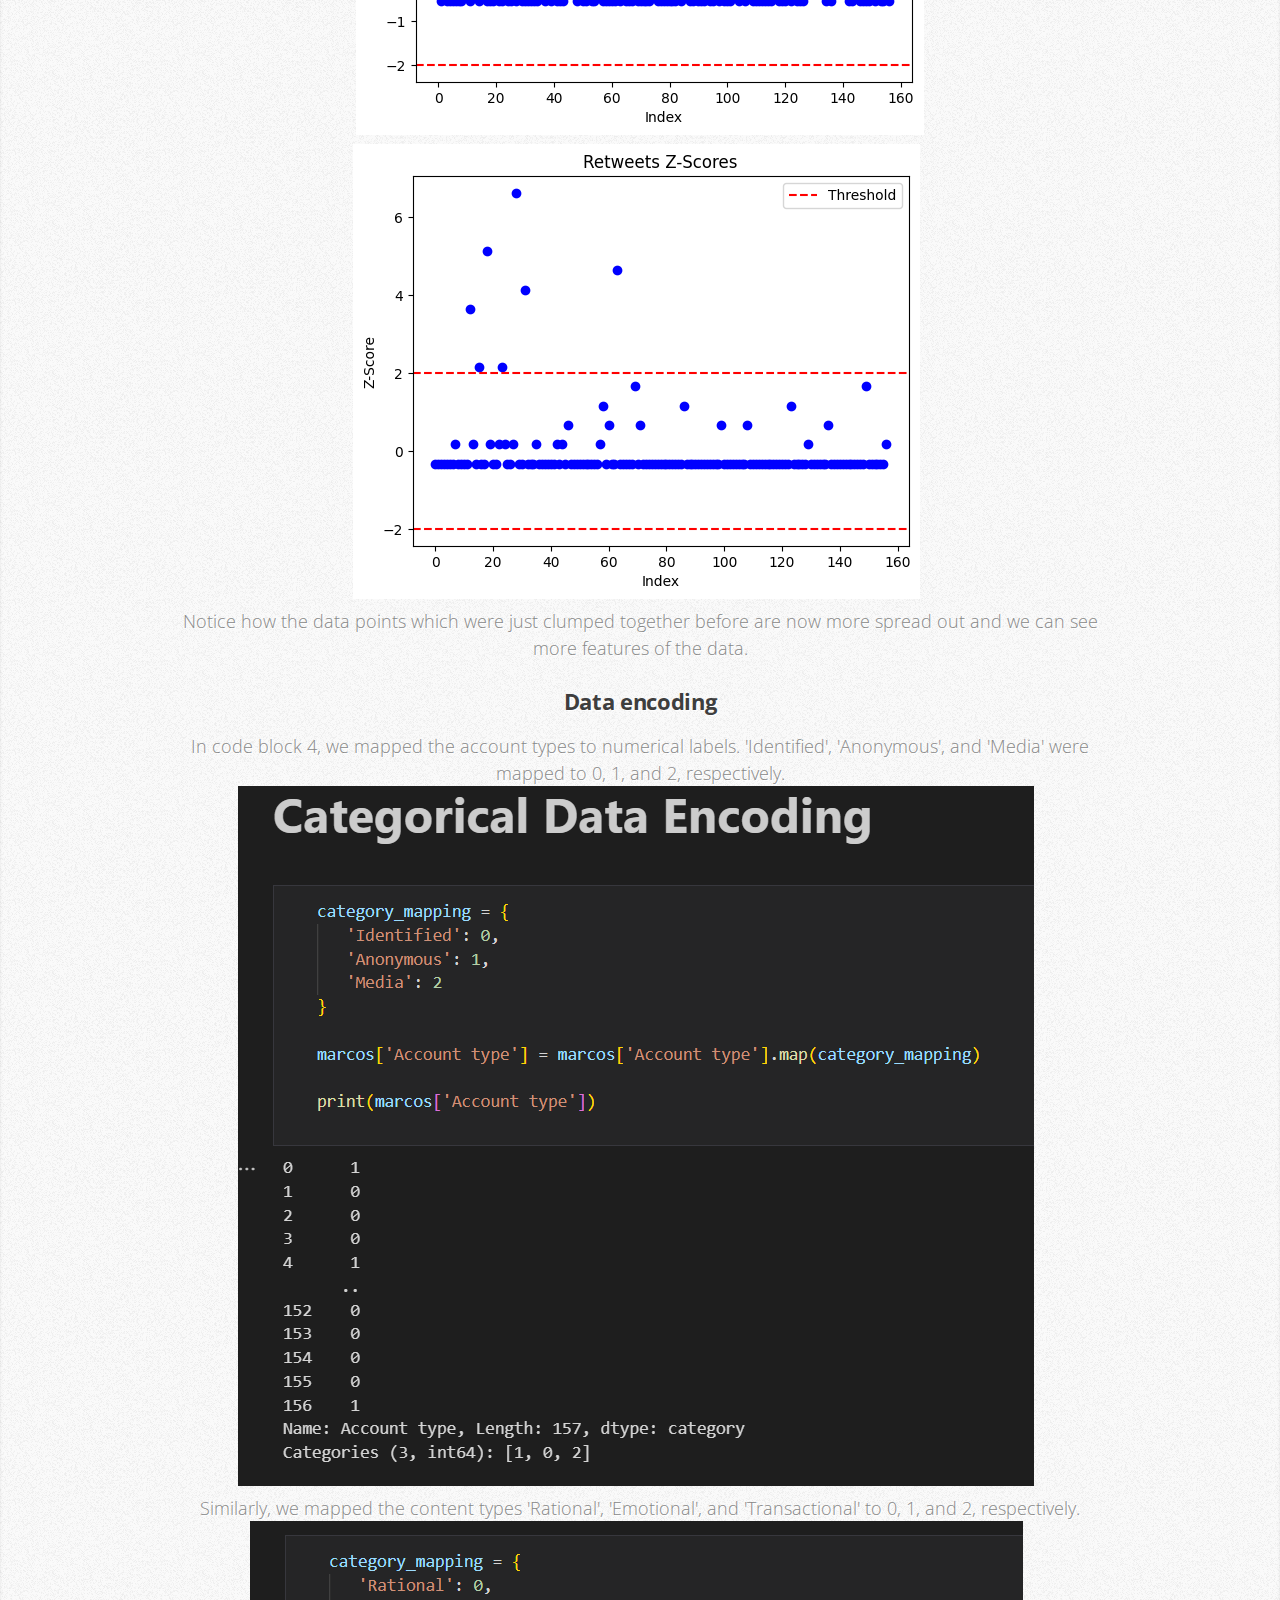
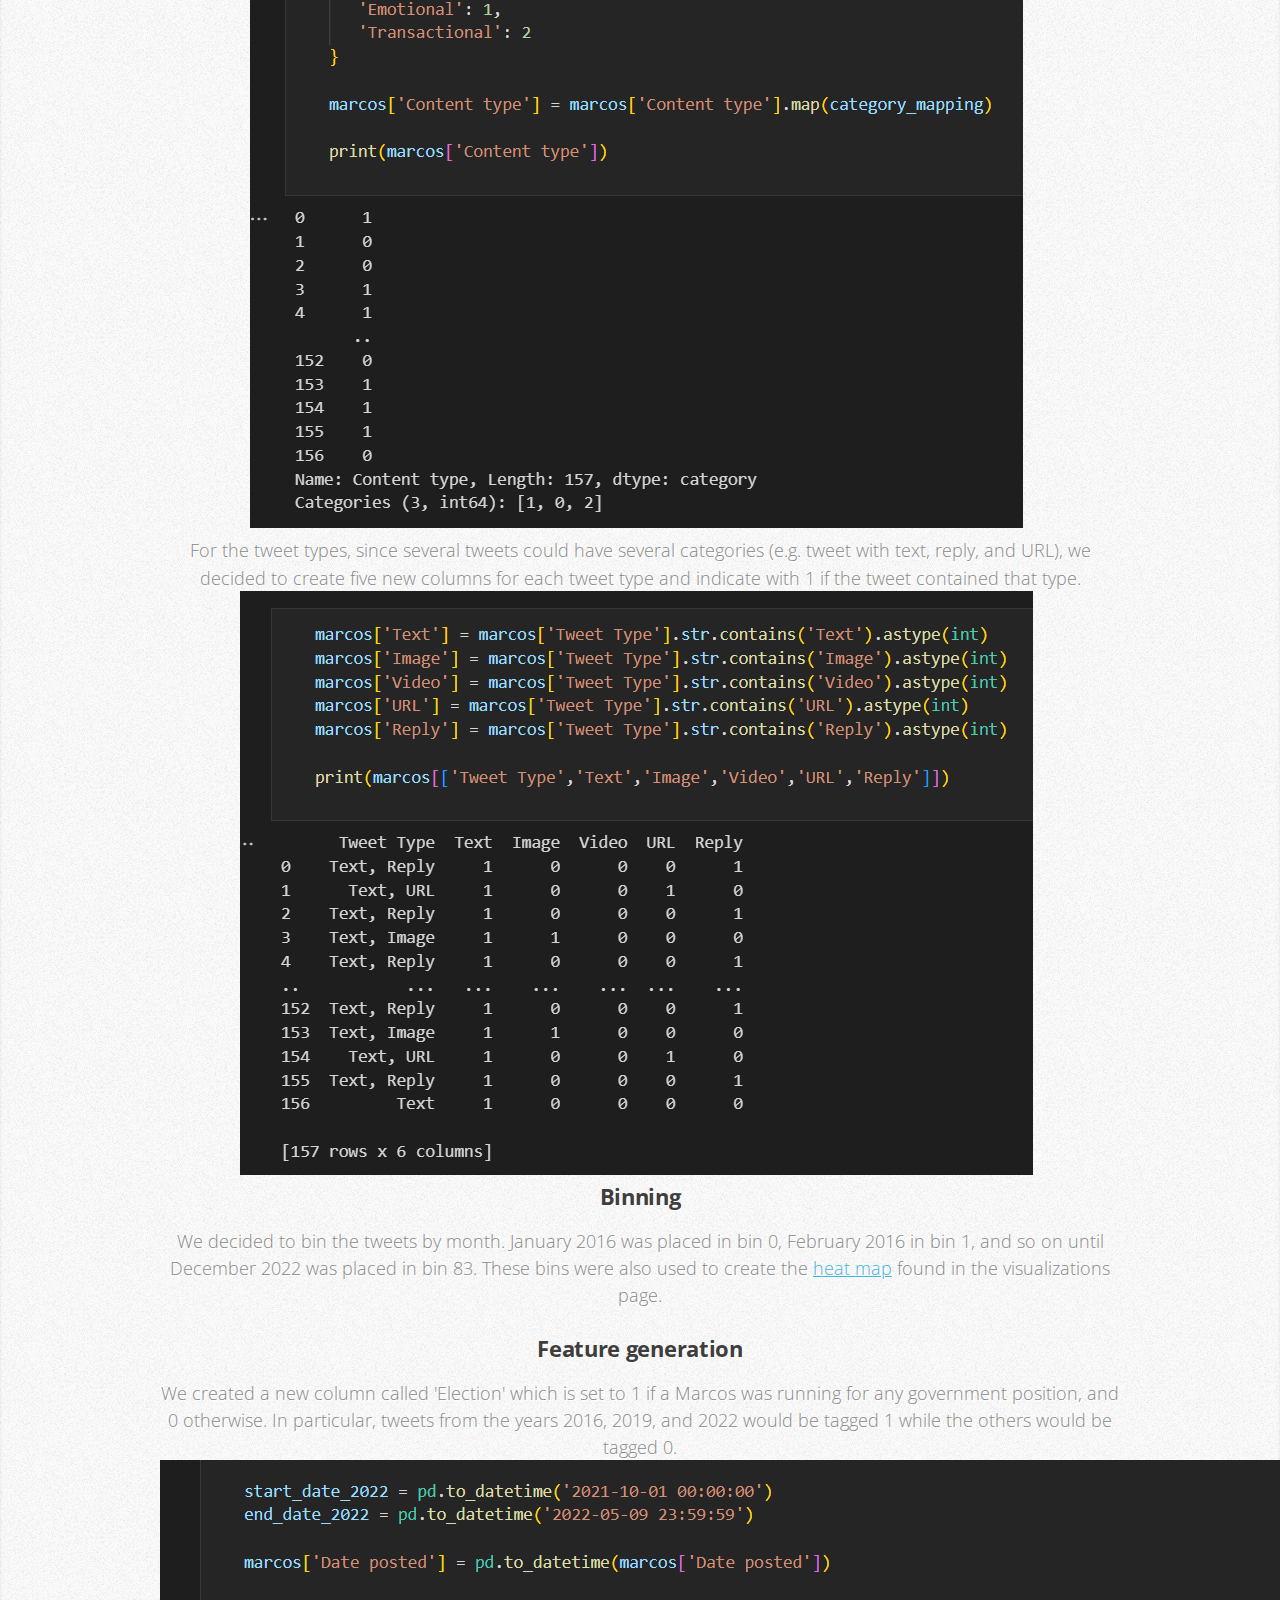
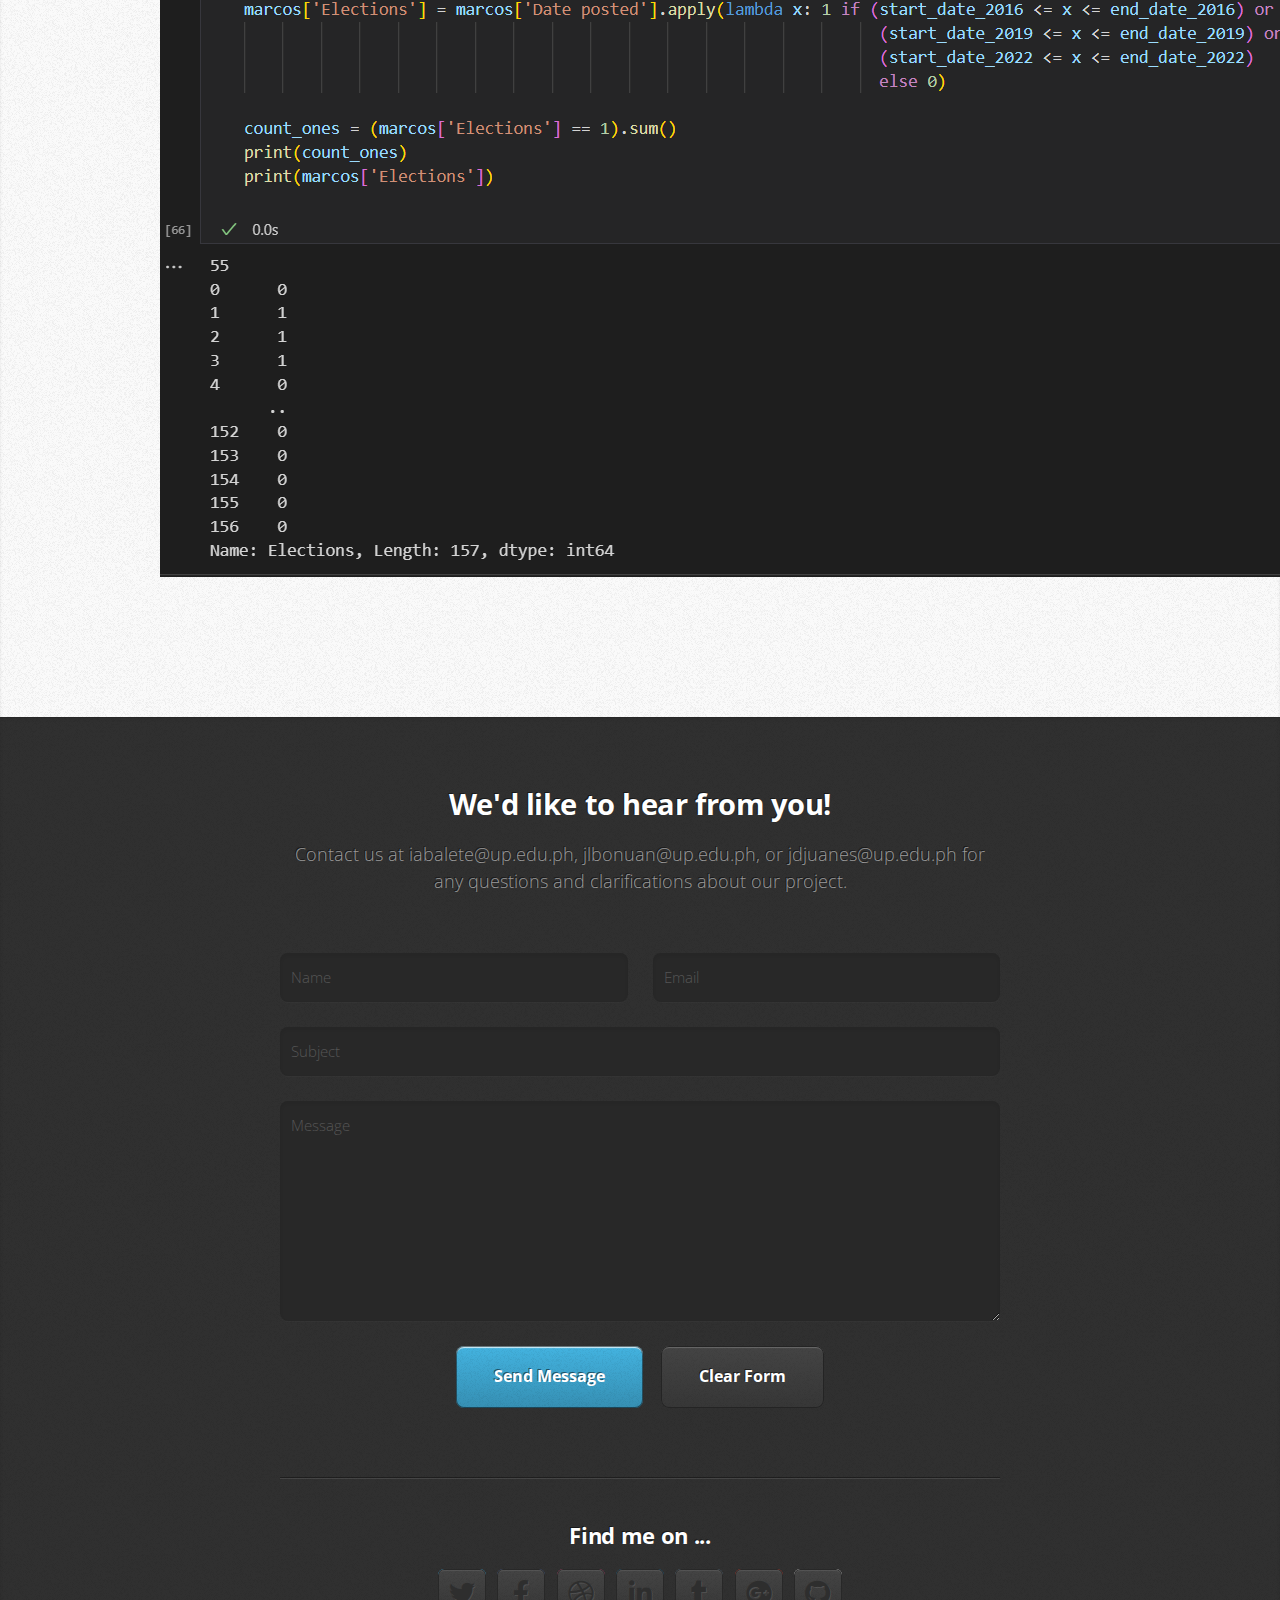
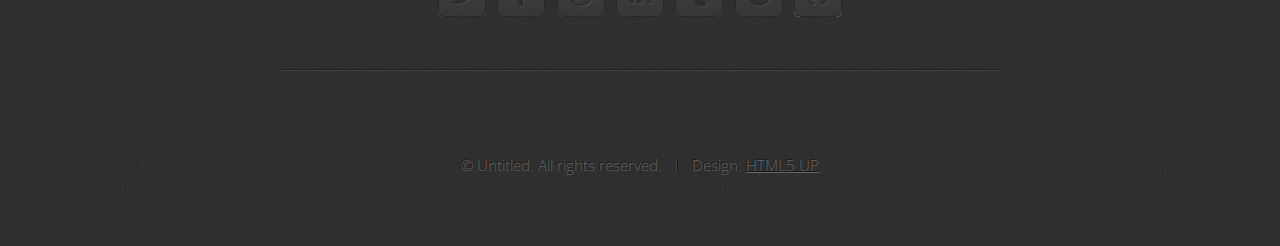
<file: preprocess.html>
<!DOCTYPE HTML>
<!--
	Miniport by HTML5 UP
	html5up.net | @ajlkn
	Free for personal and commercial use under the CCA 3.0 license (html5up.net/license)
-->
<html>
	<head>
		<title>Preprocessing</title>
		<meta charset="utf-8" />
		<meta name="viewport" content="width=device-width, initial-scale=1, user-scalable=no" />
		<link rel="stylesheet" href="assets/css/main.css" />
	</head>
	<body class="is-preload">

		<!-- Nav -->
			<nav id="nav">
				<ul class="container">
					<li><a href="index.html">Home</a></li>
					<li>
						<div class="dropdown">
							<a href="index.html#methods">Methods</a>
							<div class="dropdown-content">
								<a href="preprocess.html">Preprocessing</a>
								<a href="visual.html">Visualization</a>
								<a href="ml.html">ML</a>
								<a href="stat.html">Stat Test</a>
							</div>
						</div>
					</li>
					<li><a href="index.html#results">Results</a></li>
					<li><a href="#team">Team</a></li>
					<li><a href="#overview">Top</a></li>
				</ul>
			</nav>

		<!-- Overview -->
			<article id="overview" class="wrapper style1">
				<div class="container">
					<h1>Basic features of our preprocessed dataset.</h1>
					<div class="row">
						<div class="col-4 col-6-medium col-12-small">
							<article class="box style2">
								<a href="#" class="image featured"><img src="images/pic01.jpg" alt="" /></a>
								<h3><a href="#">Size</a></h3>
								<p>There are 168 rows and 26 columns.</p>
							</article>
						</div>
						<div class="col-4 col-6-medium col-12-small">
							<article class="box style2">
								<a href="#" class="image featured"><img src="images/pic02.jpg" alt="" /></a>
								<h3><a href="#">Qualitative Columns</a></h3>
								<p>Keywords, Account handle, Account name, Account bio, Account type, Location, Tweet, Tweet Translated, Tweet Type, Content Type</p>
							</article>
						</div>
						<div class="col-4 col-6-medium col-12-small">
							<article class="box style2">
								<a href="#" class="image featured"><img src="images/pic03.jpg" alt="" /></a>
								<h3><a href="#">Quantitative Columns</a></h3>
								<p>Joined, Following, Followers, Date posted, Likes, Replies, Retweets</p>
							</article>
						</div>
					</div>
				</div>

			</article>

		<!-- Methodology -->
			<article id="method" class="wrapper style2">
				<div class="container">
					<header>
						<h2>Here's how we preprocessed our data.</h2>
						<p> Please refer to this <a href="https://colab.research.google.com/drive/1Ywb-BkMapxfFcfDOlBPs7PAoAwN4WeEb?usp=sharing"> Colab notebook</a> for the codes used in the following steps.</p>
						&nbsp

						<h3>Handling missing values</h3>
						<p>In code block 1, we used the Pandas package's dropna and drop methods to remove empty rows, empty columns, and columns with irrelevant data. We also removed the Quote Tweets and Views columns since they were mostly empty.</p>
						&nbsp
						<p>In code block 2, we imputed the missing location and account bio values with the strings 'NO LOCATION' and 'NO BIO' respectively. </p>
						&nbsp
						
						<h3>Type formatting</h3>
						<p>In code block 3, the type format of all columns with qualitative data was set to 'Category', while the 'Date posted' column was read as 'datetime', and all the quantitative variables were set to the 'int' type.</p>

						<table id="T_7dcd6">
						  <tbody>
							<tr>
							  <th id="T_7dcd6_level0_row0" class="row_heading level0 row0" >Keywords</th>
							  <td id="T_7dcd6_row0_col0" class="data row0 col0" >category</td>
							</tr>
							<tr>
							  <th id="T_7dcd6_level0_row1" class="row_heading level0 row1" >Account handle</th>
							  <td id="T_7dcd6_row1_col0" class="data row1 col0" >category</td>
							</tr>
							<tr>
							  <th id="T_7dcd6_level0_row2" class="row_heading level0 row2" >Account name</th>
							  <td id="T_7dcd6_row2_col0" class="data row2 col0" >category</td>
							</tr>
							<tr>
							  <th id="T_7dcd6_level0_row3" class="row_heading level0 row3" >Account bio</th>
							  <td id="T_7dcd6_row3_col0" class="data row3 col0" >category</td>
							</tr>
							<tr>
							  <th id="T_7dcd6_level0_row4" class="row_heading level0 row4" >Account type</th>
							  <td id="T_7dcd6_row4_col0" class="data row4 col0" >category</td>
							</tr>
							<tr>
							  <th id="T_7dcd6_level0_row5" class="row_heading level0 row5" >Joined</th>
							  <td id="T_7dcd6_row5_col0" class="data row5 col0" >category</td>
							</tr>
							<tr>
							  <th id="T_7dcd6_level0_row6" class="row_heading level0 row6" >Following</th>
							  <td id="T_7dcd6_row6_col0" class="data row6 col0" >int32</td>
							</tr>
							<tr>
							  <th id="T_7dcd6_level0_row7" class="row_heading level0 row7" >Followers</th>
							  <td id="T_7dcd6_row7_col0" class="data row7 col0" >int32</td>
							</tr>
							<tr>
							  <th id="T_7dcd6_level0_row8" class="row_heading level0 row8" >Location</th>
							  <td id="T_7dcd6_row8_col0" class="data row8 col0" >category</td>
							</tr>
							<tr>
							  <th id="T_7dcd6_level0_row9" class="row_heading level0 row9" >Tweet</th>
							  <td id="T_7dcd6_row9_col0" class="data row9 col0" >category</td>
							</tr>
							<tr>
							  <th id="T_7dcd6_level0_row10" class="row_heading level0 row10" >Tweet Translated</th>
							  <td id="T_7dcd6_row10_col0" class="data row10 col0" >category</td>
							</tr>
							<tr>
							  <th id="T_7dcd6_level0_row11" class="row_heading level0 row11" >Tweet Type</th>
							  <td id="T_7dcd6_row11_col0" class="data row11 col0" >category</td>
							</tr>
							<tr>
							  <th id="T_7dcd6_level0_row12" class="row_heading level0 row12" >Date posted</th>
							  <td id="T_7dcd6_row12_col0" class="data row12 col0" >datetime64[ns]</td>
							</tr>
							<tr>
							  <th id="T_7dcd6_level0_row13" class="row_heading level0 row13" >Content type</th>
							  <td id="T_7dcd6_row13_col0" class="data row13 col0" >category</td>
							</tr>
							<tr>
							  <th id="T_7dcd6_level0_row14" class="row_heading level0 row14" >Likes</th>
							  <td id="T_7dcd6_row14_col0" class="data row14 col0" >int32</td>
							</tr>
							<tr>
							  <th id="T_7dcd6_level0_row15" class="row_heading level0 row15" >Replies</th>
							  <td id="T_7dcd6_row15_col0" class="data row15 col0" >int32</td>
							</tr>
							<tr>
							  <th id="T_7dcd6_level0_row16" class="row_heading level0 row16" >Retweets</th>
							  <td id="T_7dcd6_row16_col0" class="data row16 col0" >int32</td>
							</tr>
						  </tbody>
						</table>
						&nbsp

						<h3>Preliminary statistics from numerical columns</h3>
						<table id="T_63b5f">
						  <thead>
							<tr>
							  <th class="blank level0" >&nbsp;</th>
							  <th id="T_63b5f_level0_col0" class="col_heading level0 col0" >Following</th>
							  <th id="T_63b5f_level0_col1" class="col_heading level0 col1" >Followers</th>
							  <th id="T_63b5f_level0_col2" class="col_heading level0 col2" >Date posted</th>
							  <th id="T_63b5f_level0_col3" class="col_heading level0 col3" >Likes</th>
							  <th id="T_63b5f_level0_col4" class="col_heading level0 col4" >Replies</th>
							  <th id="T_63b5f_level0_col5" class="col_heading level0 col5" >Retweets</th>
							</tr>
						  </thead>
						  <tbody>
							<tr>
							  <th id="T_63b5f_level0_row0" class="row_heading level0 row0" >count</th>
							  <td id="T_63b5f_row0_col0" class="data row0 col0" >163.000000</td>
							  <td id="T_63b5f_row0_col1" class="data row0 col1" >163.000000</td>
							  <td id="T_63b5f_row0_col2" class="data row0 col2" >163</td>
							  <td id="T_63b5f_row0_col3" class="data row0 col3" >163.000000</td>
							  <td id="T_63b5f_row0_col4" class="data row0 col4" >163.000000</td>
							  <td id="T_63b5f_row0_col5" class="data row0 col5" >163.000000</td>
							</tr>
							<tr>
							  <th id="T_63b5f_level0_row1" class="row_heading level0 row1" >mean</th>
							  <td id="T_63b5f_row1_col0" class="data row1 col0" >400.134969</td>
							  <td id="T_63b5f_row1_col1" class="data row1 col1" >1332.478528</td>
							  <td id="T_63b5f_row1_col2" class="data row1 col2" >2019-04-04 05:43:31.288343552</td>
							  <td id="T_63b5f_row1_col3" class="data row1 col3" >4.306748</td>
							  <td id="T_63b5f_row1_col4" class="data row1 col4" >1.196319</td>
							  <td id="T_63b5f_row1_col5" class="data row1 col5" >1.509202</td>
							</tr>
							<tr>
							  <th id="T_63b5f_level0_row2" class="row_heading level0 row2" >min</th>
							  <td id="T_63b5f_row2_col0" class="data row2 col0" >0.000000</td>
							  <td id="T_63b5f_row2_col1" class="data row2 col1" >1.000000</td>
							  <td id="T_63b5f_row2_col2" class="data row2 col2" >2016-02-05 19:49:00</td>
							  <td id="T_63b5f_row2_col3" class="data row2 col3" >0.000000</td>
							  <td id="T_63b5f_row2_col4" class="data row2 col4" >0.000000</td>
							  <td id="T_63b5f_row2_col5" class="data row2 col5" >0.000000</td>
							</tr>
							<tr>
							  <th id="T_63b5f_level0_row3" class="row_heading level0 row3" >25%</th>
							  <td id="T_63b5f_row3_col0" class="data row3 col0" >74.500000</td>
							  <td id="T_63b5f_row3_col1" class="data row3 col1" >20.000000</td>
							  <td id="T_63b5f_row3_col2" class="data row3 col2" >2016-10-05 13:45:30</td>
							  <td id="T_63b5f_row3_col3" class="data row3 col3" >0.000000</td>
							  <td id="T_63b5f_row3_col4" class="data row3 col4" >0.000000</td>
							  <td id="T_63b5f_row3_col5" class="data row3 col5" >0.000000</td>
							</tr>
							<tr>
							  <th id="T_63b5f_level0_row4" class="row_heading level0 row4" >50%</th>
							  <td id="T_63b5f_row4_col0" class="data row4 col0" >195.000000</td>
							  <td id="T_63b5f_row4_col1" class="data row4 col1" >196.000000</td>
							  <td id="T_63b5f_row4_col2" class="data row4 col2" >2019-05-14 18:25:00</td>
							  <td id="T_63b5f_row4_col3" class="data row4 col3" >0.000000</td>
							  <td id="T_63b5f_row4_col4" class="data row4 col4" >0.000000</td>
							  <td id="T_63b5f_row4_col5" class="data row4 col5" >0.000000</td>
							</tr>
							<tr>
							  <th id="T_63b5f_level0_row5" class="row_heading level0 row5" >75%</th>
							  <td id="T_63b5f_row5_col0" class="data row5 col0" >529.500000</td>
							  <td id="T_63b5f_row5_col1" class="data row5 col1" >523.500000</td>
							  <td id="T_63b5f_row5_col2" class="data row5 col2" >2021-09-22 13:38:30</td>
							  <td id="T_63b5f_row5_col3" class="data row5 col3" >1.500000</td>
							  <td id="T_63b5f_row5_col4" class="data row5 col4" >1.000000</td>
							  <td id="T_63b5f_row5_col5" class="data row5 col5" >0.000000</td>
							</tr>
							<tr>
							  <th id="T_63b5f_level0_row6" class="row_heading level0 row6" >max</th>
							  <td id="T_63b5f_row6_col0" class="data row6 col0" >2645.000000</td>
							  <td id="T_63b5f_row6_col1" class="data row6 col1" >133461.000000</td>
							  <td id="T_63b5f_row6_col2" class="data row6 col2" >2022-12-04 22:31:00</td>
							  <td id="T_63b5f_row6_col3" class="data row6 col3" >215.000000</td>
							  <td id="T_63b5f_row6_col4" class="data row6 col4" >27.000000</td>
							  <td id="T_63b5f_row6_col5" class="data row6 col5" >62.000000</td>
							</tr>
							<tr>
							  <th id="T_63b5f_level0_row7" class="row_heading level0 row7" >std</th>
							  <td id="T_63b5f_row7_col0" class="data row7 col0" >511.066429</td>
							  <td id="T_63b5f_row7_col1" class="data row7 col1" >10464.122524</td>
							  <td id="T_63b5f_row7_col2" class="data row7 col2" >nan</td>
							  <td id="T_63b5f_row7_col3" class="data row7 col3" >19.217832</td>
							  <td id="T_63b5f_row7_col4" class="data row7 col4" >3.453141</td>
							  <td id="T_63b5f_row7_col5" class="data row7 col5" >6.755307</td>
							</tr>
						  </tbody>
						</table>	
						<p>As can be seen, the numerical columns have complete data for each row. We can clearly see that there are outliers for the Following, Followers, Likes, Replies, and Retweets columns, so we will remove these data and compute the statistics again.</p>
						&nbsp

						<h3>Dealing with outliers</h3>
						<p>We computed the z-scores of the Following, Followers, Likes, Replies, and Retweets columns, and identified outliers to remove based on the following scatterplots:</p>
						&nbsp
						<img src="images/following_outliers.png" alt=""/>
						<img src="images/followers_outliers.png" alt=""/>
						<img src="images/likes_outliers.png" alt=""/>
						<img src="images/replies_outliers.png" alt=""/>
						<img src="images/retweets_outliers.png" alt=""/>
						&nbsp
						<p>We decided to remove the outliers seen in the followers, likes, replies, and retweets z-scores.</p>
						&nbsp

						<h3>Normalization</h3>
						<p>After removing the outliers we recomputed the z-scores for the following tweets to get a more normal distribution. These are the updated z-scores of the remaining tweets:</p>
						&nbsp
						<img src="images/new_following_outliers.png" alt=""/>
						<img src="images/new_followers_outliers.png" alt=""/>
						<img src="images/new_likes_outliers.png" alt=""/>
						<img src="images/new_replies_outliers.png" alt=""/>
						<img src="images/new_retweets_outliers.png" alt=""/>
						&nbsp
						<p>Notice how the data points which were just clumped together before are now more spread out and we can see more features of the data.</p>
						&nbsp

						<h3>Data encoding</h3>
						<p>In code block 4, we mapped the account types to numerical labels. 'Identified', 'Anonymous', and 'Media' were mapped to 0, 1, and 2, respectively.</p>
						<img src="images/data%20encoding%20account%20type.jpg" alt=""/>
						&nbsp
						<p>Similarly, we mapped the content types 'Rational', 'Emotional', and 'Transactional' to 0, 1, and 2, respectively.</p>
						<img src="images/data%20encoding%20content%20type.jpg" alt=""/>
						&nbsp
						<p>For the tweet types, since several tweets could have several categories (e.g. tweet with text, reply, and URL), we decided to create five new columns for each tweet type and indicate with 1 if the tweet contained that type.</p>
						<img src="images/data%20encoding%20tweet%20type.jpg" alt=""/>
						&nbsp

						<h3>Binning</h3>
						<p>We decided to bin the tweets by month. January 2016 was placed in bin 0, February 2016 in bin 1, and so on until December 2022 was placed in bin 83. These bins were also used to create the <a href="visual.html#binning">heat map</a> found in the visualizations page.</p>
						&nbsp

						<h3>Feature generation</h3>
						<p>We created a new column called 'Election' which is set to 1 if a Marcos was running for any government position, and 0 otherwise. In particular, tweets from the years 2016, 2019, and 2022 would be tagged 1 while the others would be tagged 0.</p>
						<img src="images/feature%20generation%20election.jpg" alt=""/>
				</div>
			</article>

		<!-- Team -->
			<article id="team" class="wrapper style4">
				<div class="container medium">
					<header>
						<h2>We'd like to hear from you!</h2>
						<p>Contact us at iabalete@up.edu.ph, jlbonuan@up.edu.ph, or jdjuanes@up.edu.ph for any questions and clarifications about our project.</p>
					</header>
					<div class="row">
						<div class="col-12">
							<form method="post" action="#">
								<div class="row">
									<div class="col-6 col-12-small">
										<input type="text" name="name" id="name" placeholder="Name" />
									</div>
									<div class="col-6 col-12-small">
										<input type="text" name="email" id="email" placeholder="Email" />
									</div>
									<div class="col-12">
										<input type="text" name="subject" id="subject" placeholder="Subject" />
									</div>
									<div class="col-12">
										<textarea name="message" id="message" placeholder="Message"></textarea>
									</div>
									<div class="col-12">
										<ul class="actions">
											<li><input type="submit" value="Send Message" /></li>
											<li><input type="reset" value="Clear Form" class="alt" /></li>
										</ul>
									</div>
								</div>
							</form>
						</div>
						<div class="col-12">
							<hr />
							<h3>Find me on ...</h3>
							<ul class="social">
								<li><a href="#" class="icon brands fa-twitter"><span class="label">Twitter</span></a></li>
								<li><a href="#" class="icon brands fa-facebook-f"><span class="label">Facebook</span></a></li>
								<li><a href="#" class="icon brands fa-dribbble"><span class="label">Dribbble</span></a></li>
								<li><a href="#" class="icon brands fa-linkedin-in"><span class="label">LinkedIn</span></a></li>
								<li><a href="#" class="icon brands fa-tumblr"><span class="label">Tumblr</span></a></li>
								<li><a href="#" class="icon brands fa-google-plus"><span class="label">Google+</span></a></li>
								<li><a href="#" class="icon brands fa-github"><span class="label">Github</span></a></li>
								<!--
								<li><a href="#" class="icon solid fa-rss"><span>RSS</span></a></li>
								<li><a href="#" class="icon brands fa-instagram"><span>Instagram</span></a></li>
								<li><a href="#" class="icon brands fa-foursquare"><span>Foursquare</span></a></li>
								<li><a href="#" class="icon brands fa-skype"><span>Skype</span></a></li>
								<li><a href="#" class="icon brands fa-soundcloud"><span>Soundcloud</span></a></li>
								<li><a href="#" class="icon brands fa-youtube"><span>YouTube</span></a></li>
								<li><a href="#" class="icon brands fa-blogger"><span>Blogger</span></a></li>
								<li><a href="#" class="icon brands fa-flickr"><span>Flickr</span></a></li>
								<li><a href="#" class="icon brands fa-vimeo"><span>Vimeo</span></a></li>
								-->
							</ul>
							<hr />
						</div>
					</div>
					<footer>
						<ul id="copyright">
							<li>&copy; Untitled. All rights reserved.</li><li>Design: <a href="http://html5up.net">HTML5 UP</a></li>
						</ul>
					</footer>
				</div>
			</article>

		<!-- Scripts -->
			<script src="assets/js/jquery.min.js"></script>
			<script src="assets/js/jquery.scrolly.min.js"></script>
			<script src="assets/js/browser.min.js"></script>
			<script src="assets/js/breakpoints.min.js"></script>
			<script src="assets/js/util.js"></script>
			<script src="assets/js/main.js"></script>

	</body>
</html>
</file>
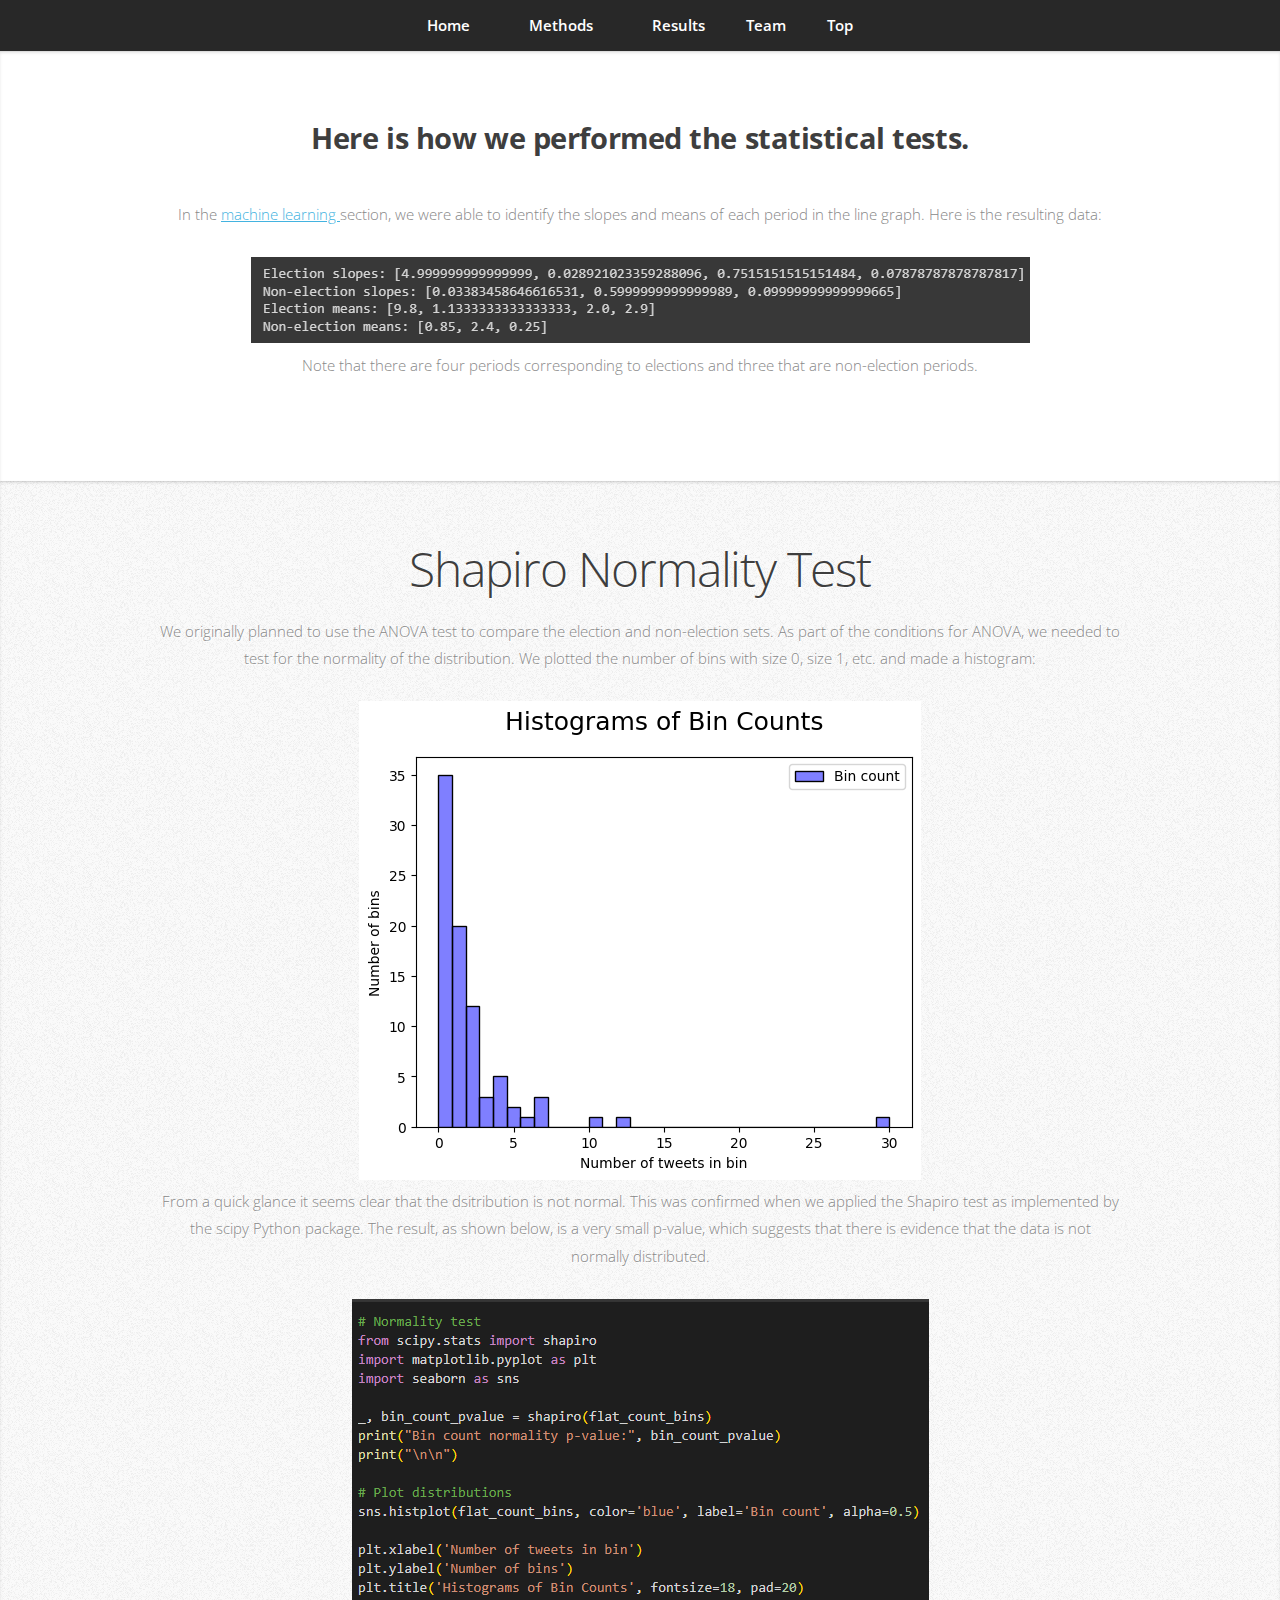
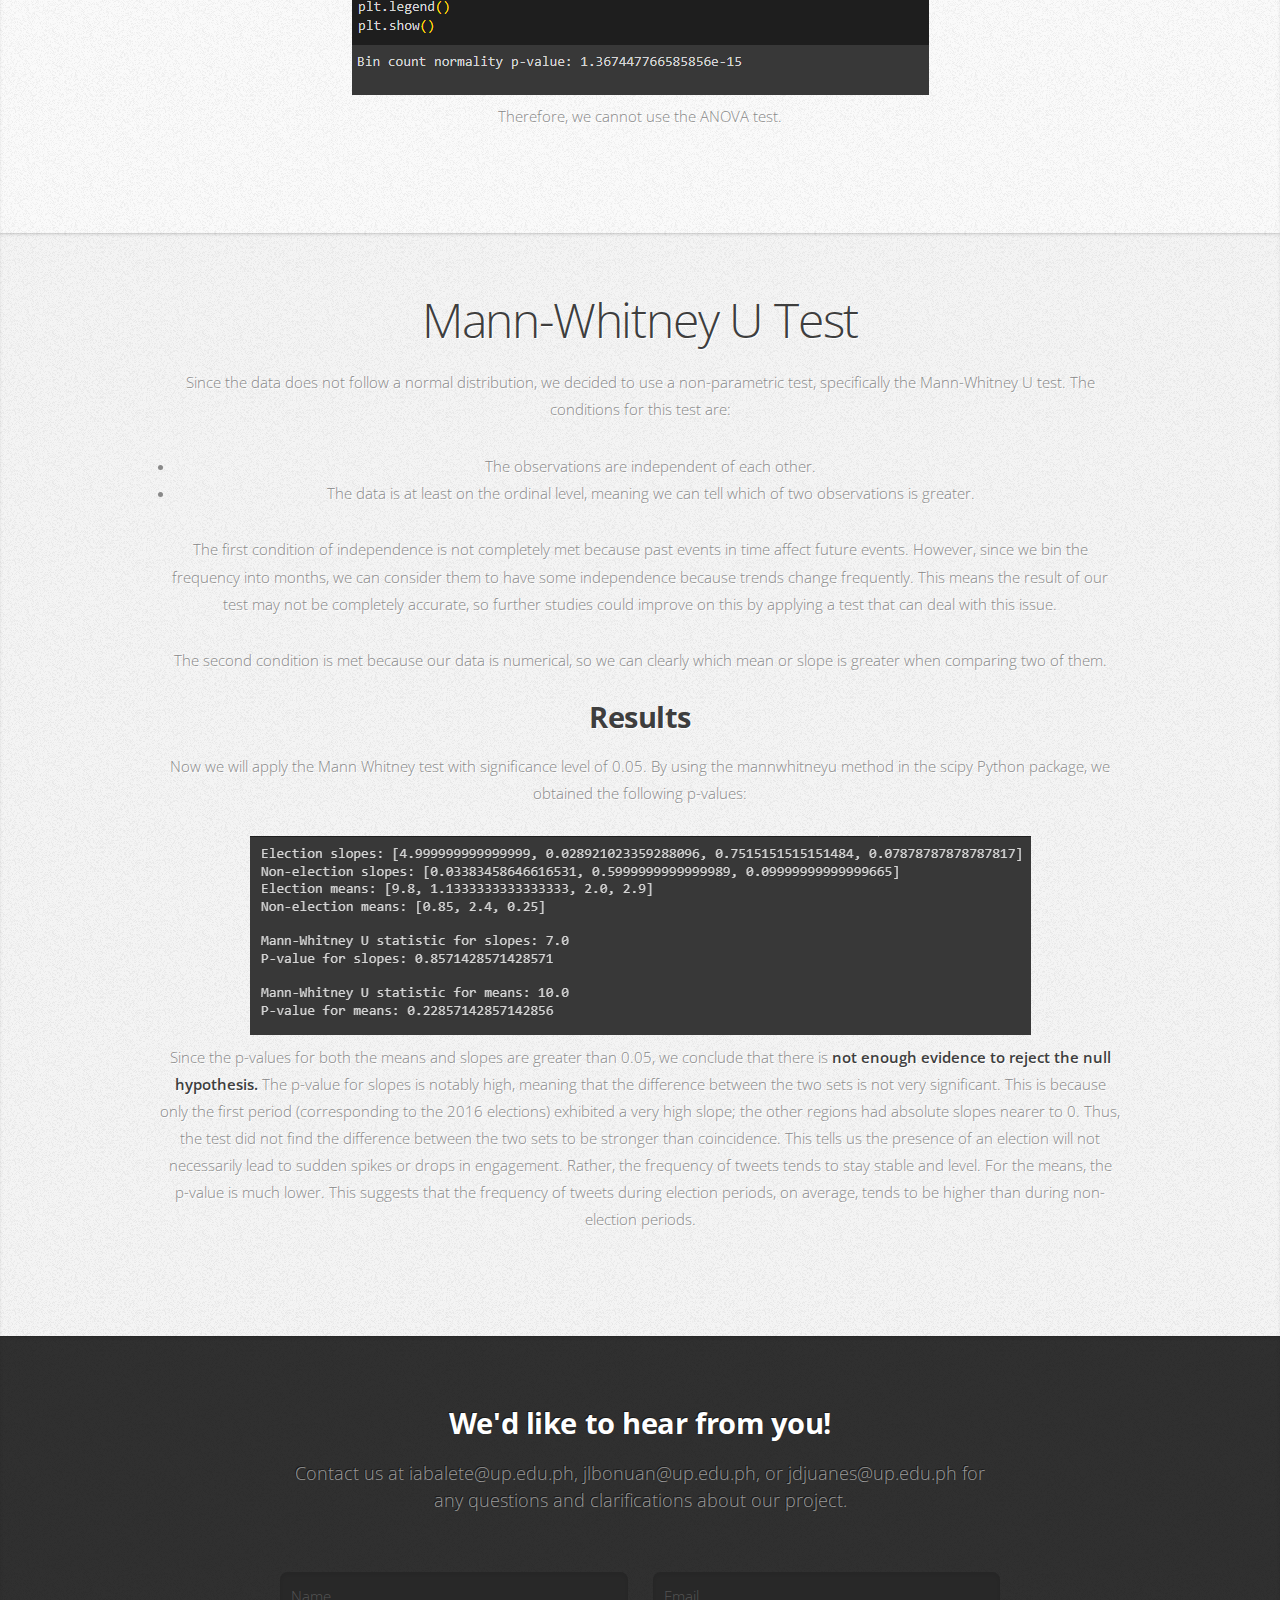
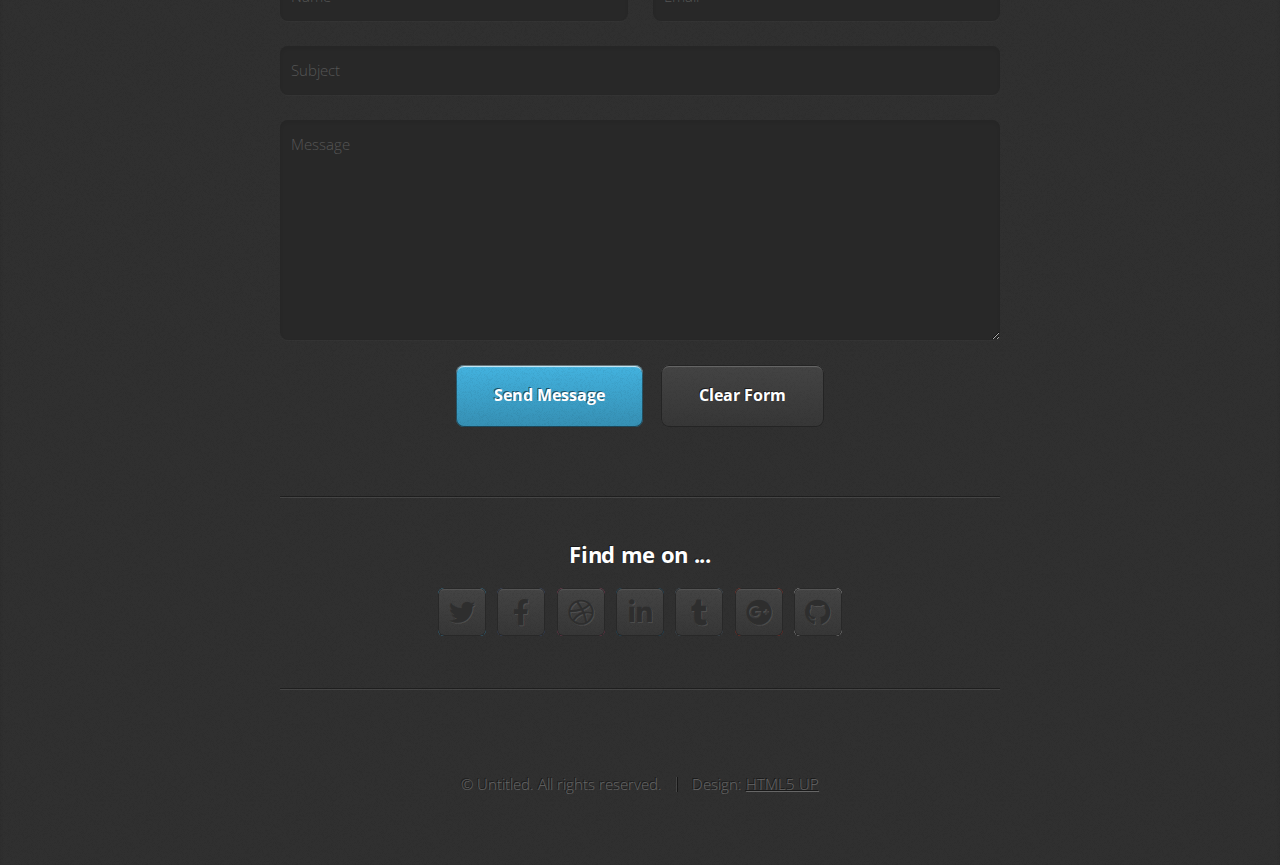
<file: stat.html>
<!DOCTYPE HTML>
<!--
	Miniport by HTML5 UP
	html5up.net | @ajlkn
	Free for personal and commercial use under the CCA 3.0 license (html5up.net/license)
-->
<html>
	<head>
		<title>Statistical Test</title>
		<meta charset="utf-8" />
		<meta name="viewport" content="width=device-width, initial-scale=1, user-scalable=no" />
		<link rel="stylesheet" href="assets/css/main.css" />
	</head>
	<body class="is-preload">

		<!-- Nav -->
			<nav id="nav">
				<ul class="container">
					<li><a href="index.html">Home</a></li>
					<li>
						<div class="dropdown">
							<a href="index.html#methods">Methods</a>
							<div class="dropdown-content">
								<a href="preprocess.html">Preprocessing</a>
								<a href="visual.html">Visualization</a>
								<a href="ml.html">ML</a>
								<a href="stat.html">Stat Test</a>
							</div>
						</div>
					</li>
					<li><a href="index.html#results">Results</a></li>
					<li><a href="#team">Team</a></li>
					<li><a href="#overview">Top</a></li>
				</ul>
			</nav>

		<!-- Overview -->
			<article id="overview" class="wrapper style1">
				<div class="container">
						<h2>Here is how we performed the statistical tests.</h2>
						&nbsp
						<p> In the <a href="ml.html#linreg"> machine learning </a> section, we were able to identify the slopes and means of each period in the line graph. Here is the resulting data:</p>
						<img src="images/means_slopes.PNG">
						<p>Note that there are four periods corresponding to elections and three that are non-election periods.</p>
				</div>
			</article>

			<article id="shapiro" class="wrapper style2">
				<div class="container">
						<h1> Shapiro Normality Test </h1>
						<p>We originally planned to use the ANOVA test to compare the election and non-election sets. As part of the conditions for ANOVA, we needed to test for the normality of the distribution. We plotted the number of bins with size 0, size 1, etc. and made a histogram:</p>
						<img src="images/bin_histogram.png">
						<p>From a quick glance it seems clear that the dsitribution is not normal. This was confirmed when we applied the Shapiro test as implemented by the scipy Python package. The result, as shown below, is a very small p-value, which suggests that there is evidence that the data is not normally distributed.</p>
						<img src="images/shapiro_algo.PNG">
						<p> Therefore, we cannot use the ANOVA test. </p>
				</div>
			</article>
	
			<article id="mann whitney" class="wrapper style3">
				<div class="container">
					
						<h1> Mann-Whitney U Test </h1>
						<p> Since the data does not follow a normal distribution, we decided to use a non-parametric test, specifically the Mann-Whitney U test. The conditions for this test are:</p>
						<ul>
							<li>The observations are independent of each other.</li>
							<li>The data is at least on the ordinal level, meaning we can tell which of two observations is greater.</li>
						</ul>
						<p>The first condition of independence is not completely met because past events in time affect future events. However, since we bin the frequency into months, we can consider them to have some independence because trends change frequently. This means the result of our test may not be completely accurate, so further studies could improve on this by applying a test that can deal with this issue.</p>
						<p>The second condition is met because our data is numerical, so we can clearly which mean or slope is greater when comparing two of them.
						
						<h2> Results </h2>
						<p> Now we will apply the Mann Whitney test with significance level of 0.05. By using the mannwhitneyu method in the scipy Python package, we obtained the following p-values:</p>
						<img src="images/mannwhitney_result.PNG" alt="mannwhiteney result">
						<p> Since the p-values for both the means and slopes are greater than 0.05, we conclude that there is <strong>not enough evidence to reject the null hypothesis.</strong> The p-value for slopes is notably high, meaning that the difference between the two sets is not very significant. This is because only the first period (corresponding to the 2016 elections) exhibited a very high slope; the other regions had absolute slopes nearer to 0. Thus, the test did not find the difference between the two sets to be stronger than coincidence. This tells us the presence of an election will not necessarily lead to sudden spikes or drops in engagement. Rather, the frequency of tweets tends to stay stable and level. For the means, the p-value is much lower. This suggests that the frequency of tweets during election periods, on average, tends to be higher than during non-election periods.</p>
				</div>
			</article>

				
		<!-- Team -->
			<article id="team" class="wrapper style4">
				<div class="container medium">
					<header>
						<h2>We'd like to hear from you!</h2>
						<p>Contact us at iabalete@up.edu.ph, jlbonuan@up.edu.ph, or jdjuanes@up.edu.ph for any questions and clarifications about our project.</p>
					</header>
					<div class="row">
						<div class="col-12">
							<form method="post" action="#">
								<div class="row">
									<div class="col-6 col-12-small">
										<input type="text" name="name" id="name" placeholder="Name" />
									</div>
									<div class="col-6 col-12-small">
										<input type="text" name="email" id="email" placeholder="Email" />
									</div>
									<div class="col-12">
										<input type="text" name="subject" id="subject" placeholder="Subject" />
									</div>
									<div class="col-12">
										<textarea name="message" id="message" placeholder="Message"></textarea>
									</div>
									<div class="col-12">
										<ul class="actions">
											<li><input type="submit" value="Send Message" /></li>
											<li><input type="reset" value="Clear Form" class="alt" /></li>
										</ul>
									</div>
								</div>
							</form>
						</div>
						<div class="col-12">
							<hr />
							<h3>Find me on ...</h3>
							<ul class="social">
								<li><a href="#" class="icon brands fa-twitter"><span class="label">Twitter</span></a></li>
								<li><a href="#" class="icon brands fa-facebook-f"><span class="label">Facebook</span></a></li>
								<li><a href="#" class="icon brands fa-dribbble"><span class="label">Dribbble</span></a></li>
								<li><a href="#" class="icon brands fa-linkedin-in"><span class="label">LinkedIn</span></a></li>
								<li><a href="#" class="icon brands fa-tumblr"><span class="label">Tumblr</span></a></li>
								<li><a href="#" class="icon brands fa-google-plus"><span class="label">Google+</span></a></li>
								<li><a href="#" class="icon brands fa-github"><span class="label">Github</span></a></li>
								<!--
								<li><a href="#" class="icon solid fa-rss"><span>RSS</span></a></li>
								<li><a href="#" class="icon brands fa-instagram"><span>Instagram</span></a></li>
								<li><a href="#" class="icon brands fa-foursquare"><span>Foursquare</span></a></li>
								<li><a href="#" class="icon brands fa-skype"><span>Skype</span></a></li>
								<li><a href="#" class="icon brands fa-soundcloud"><span>Soundcloud</span></a></li>
								<li><a href="#" class="icon brands fa-youtube"><span>YouTube</span></a></li>
								<li><a href="#" class="icon brands fa-blogger"><span>Blogger</span></a></li>
								<li><a href="#" class="icon brands fa-flickr"><span>Flickr</span></a></li>
								<li><a href="#" class="icon brands fa-vimeo"><span>Vimeo</span></a></li>
								-->
							</ul>
							<hr />
						</div>
					</div>
					<footer>
						<ul id="copyright">
							<li>&copy; Untitled. All rights reserved.</li><li>Design: <a href="http://html5up.net">HTML5 UP</a></li>
						</ul>
					</footer>
				</div>
			</article>

		<!-- Scripts -->
			<script src="assets/js/jquery.min.js"></script>
			<script src="assets/js/jquery.scrolly.min.js"></script>
			<script src="assets/js/browser.min.js"></script>
			<script src="assets/js/breakpoints.min.js"></script>
			<script src="assets/js/util.js"></script>
			<script src="assets/js/main.js"></script>

	</body>
</html>
</file>
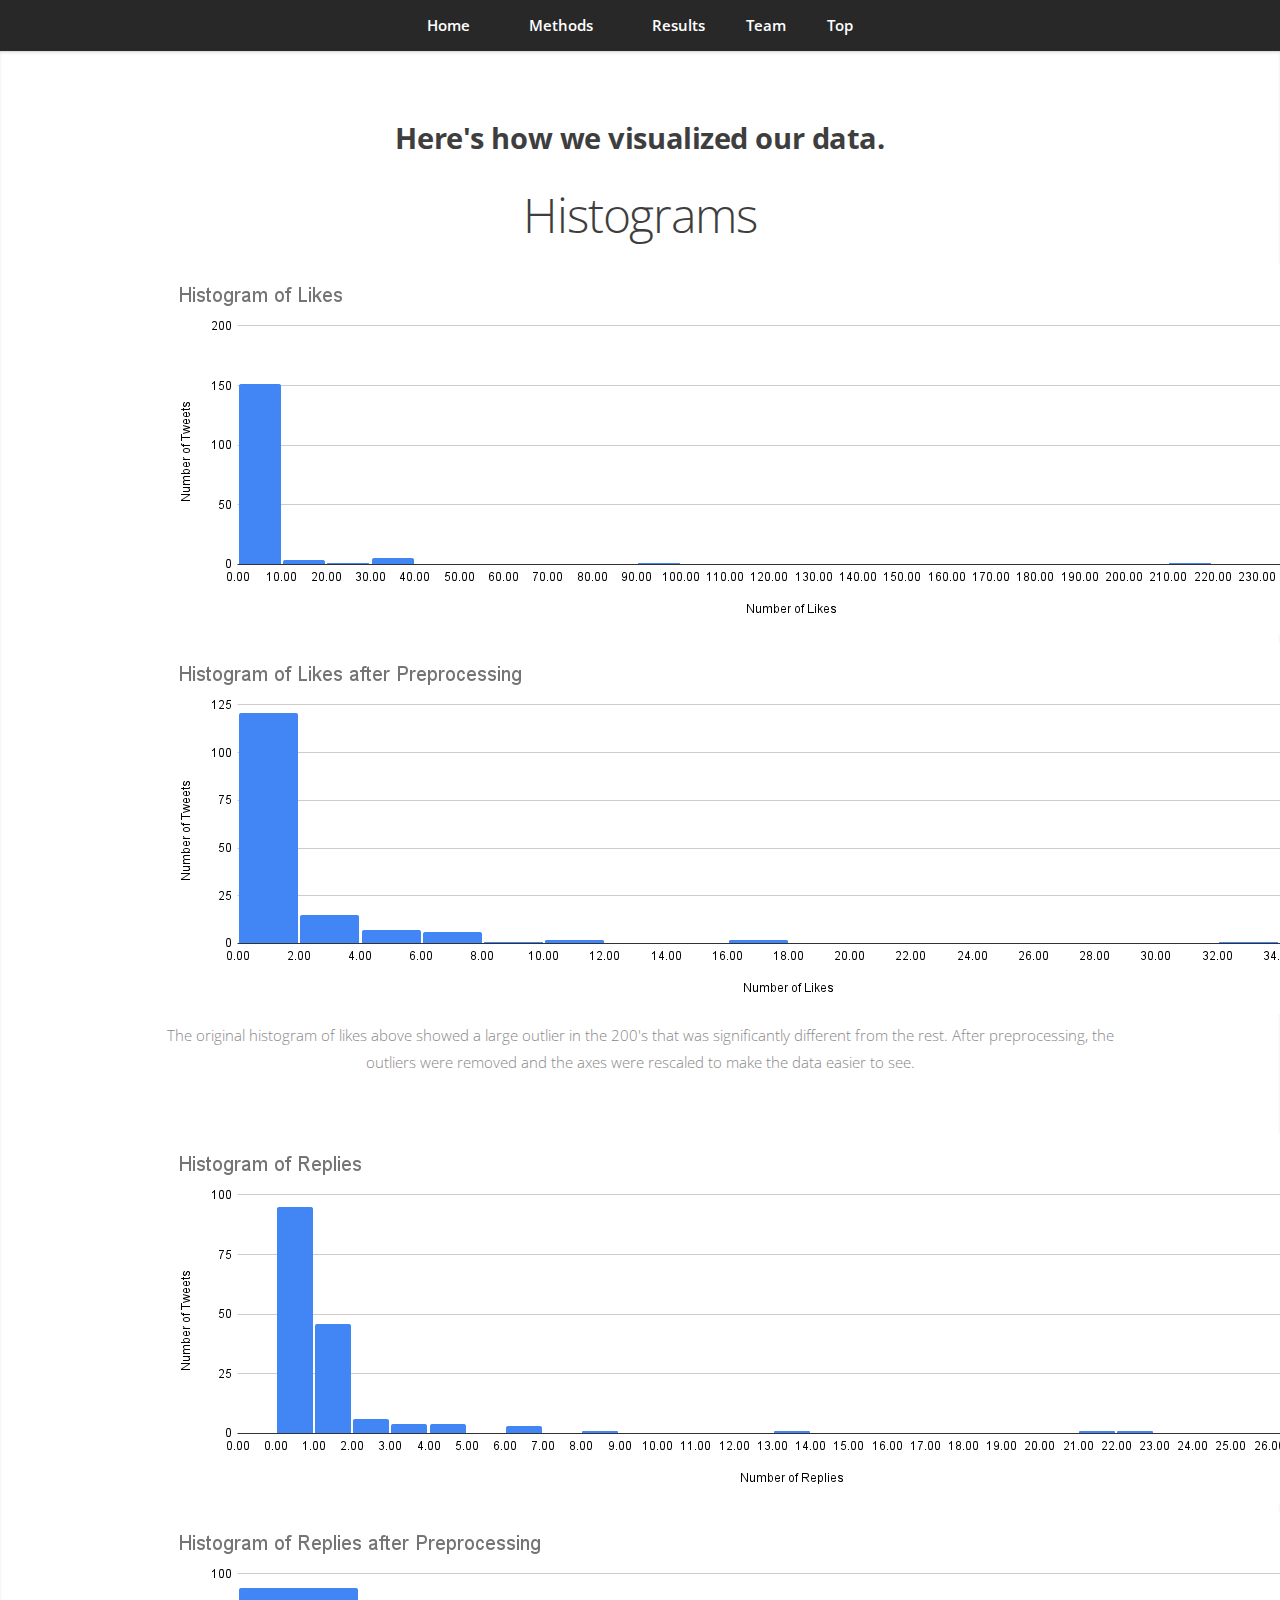
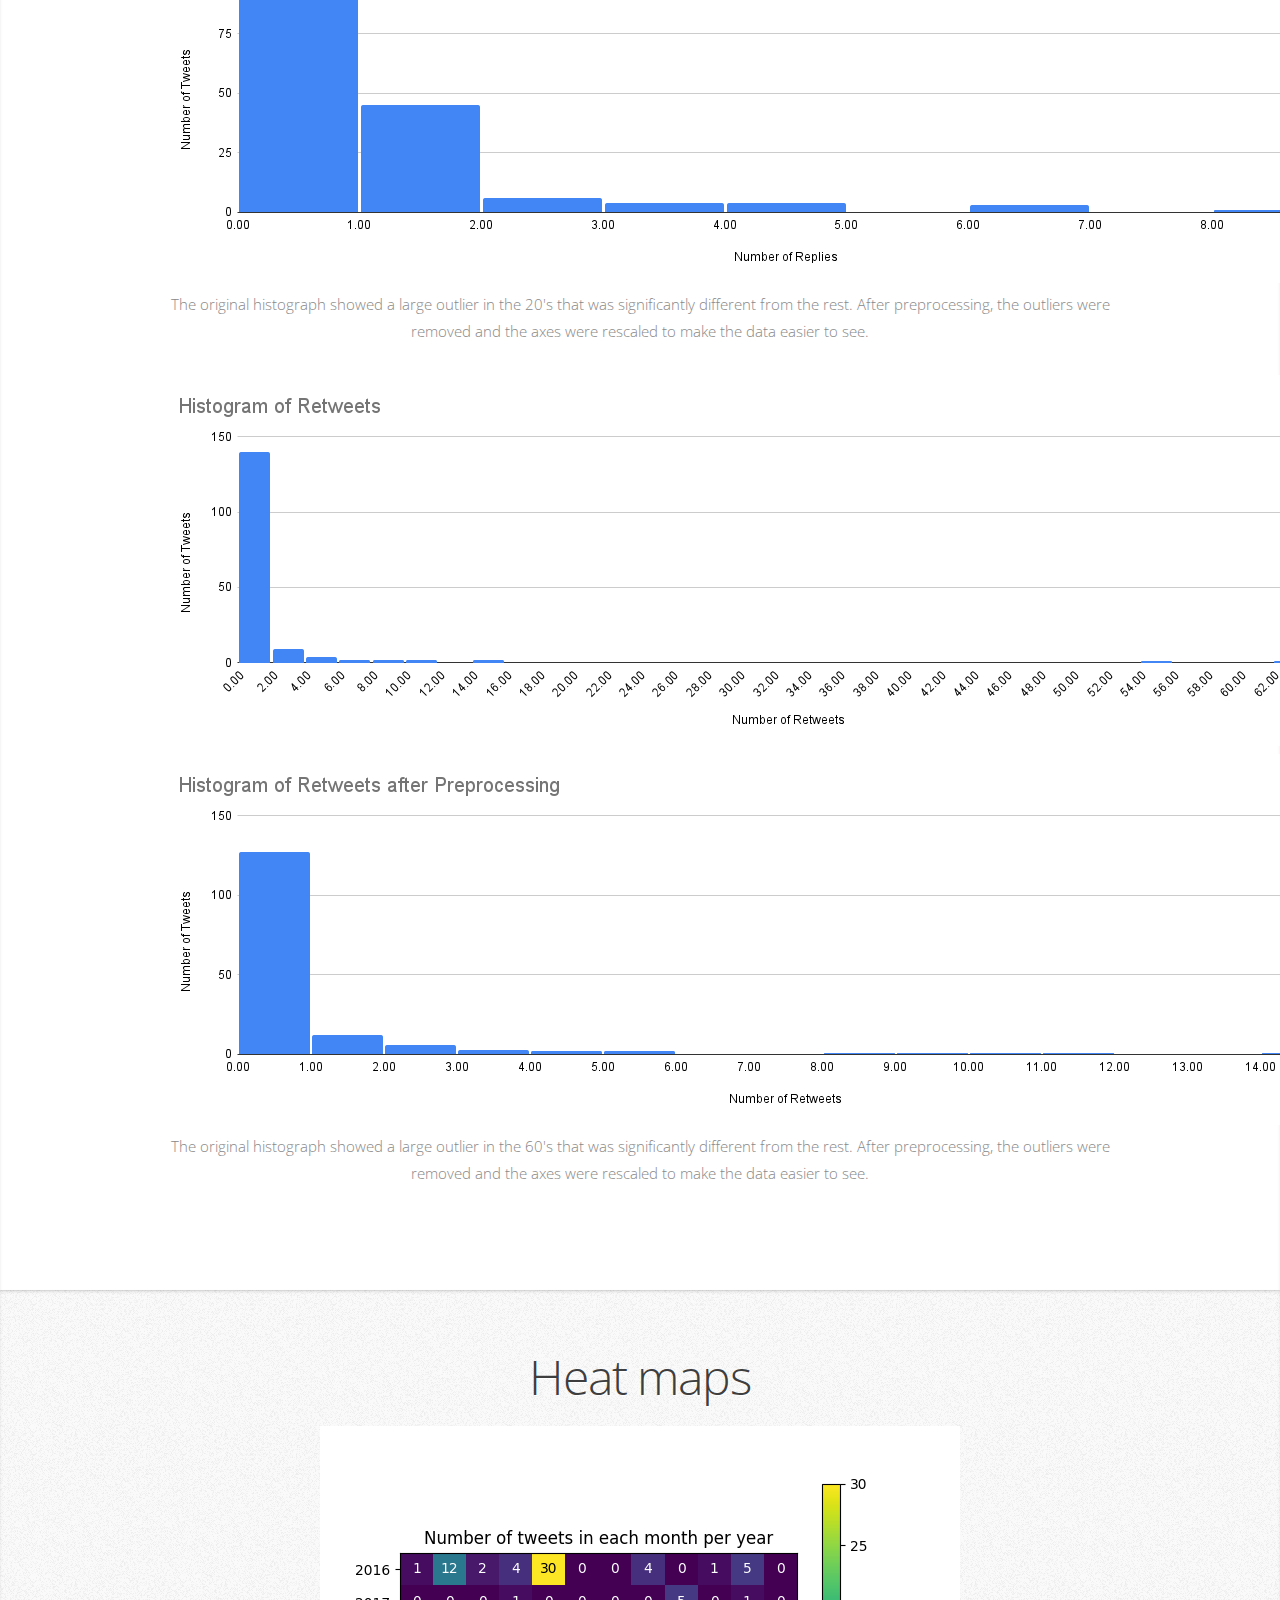
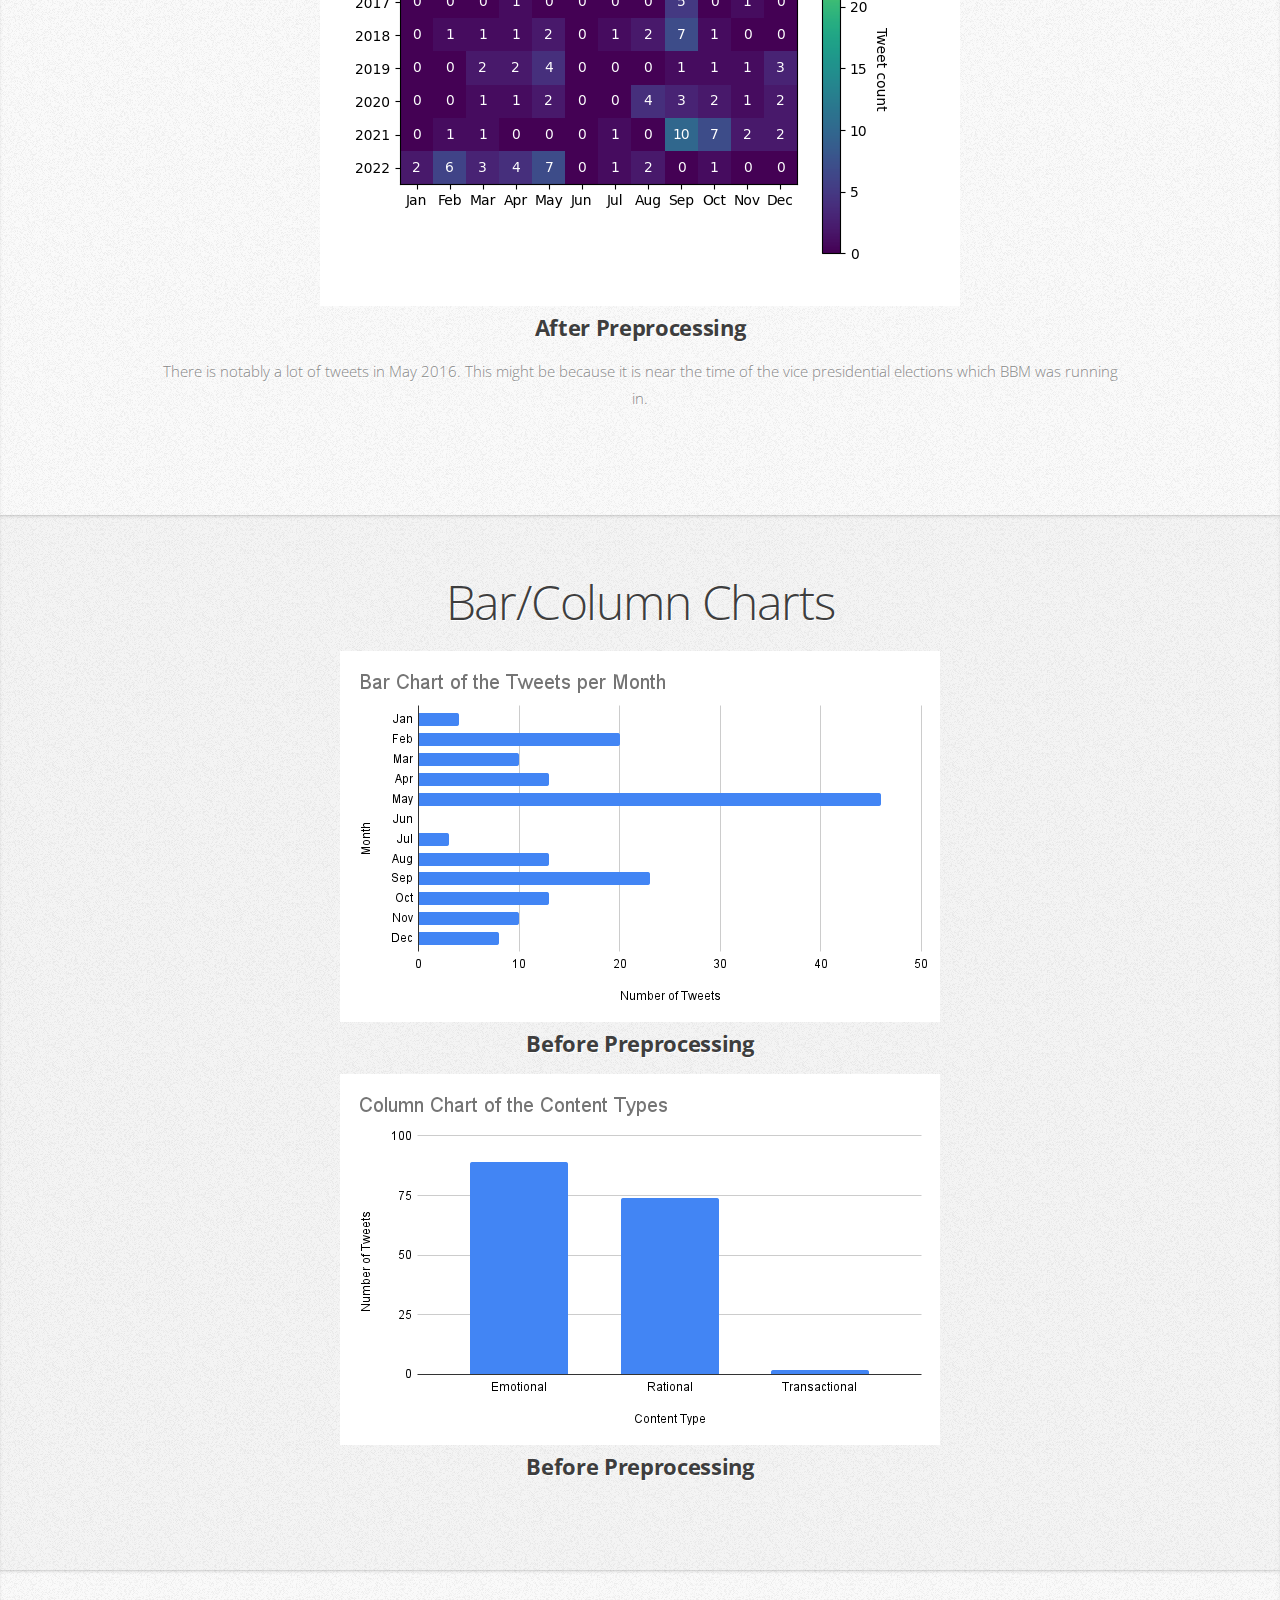
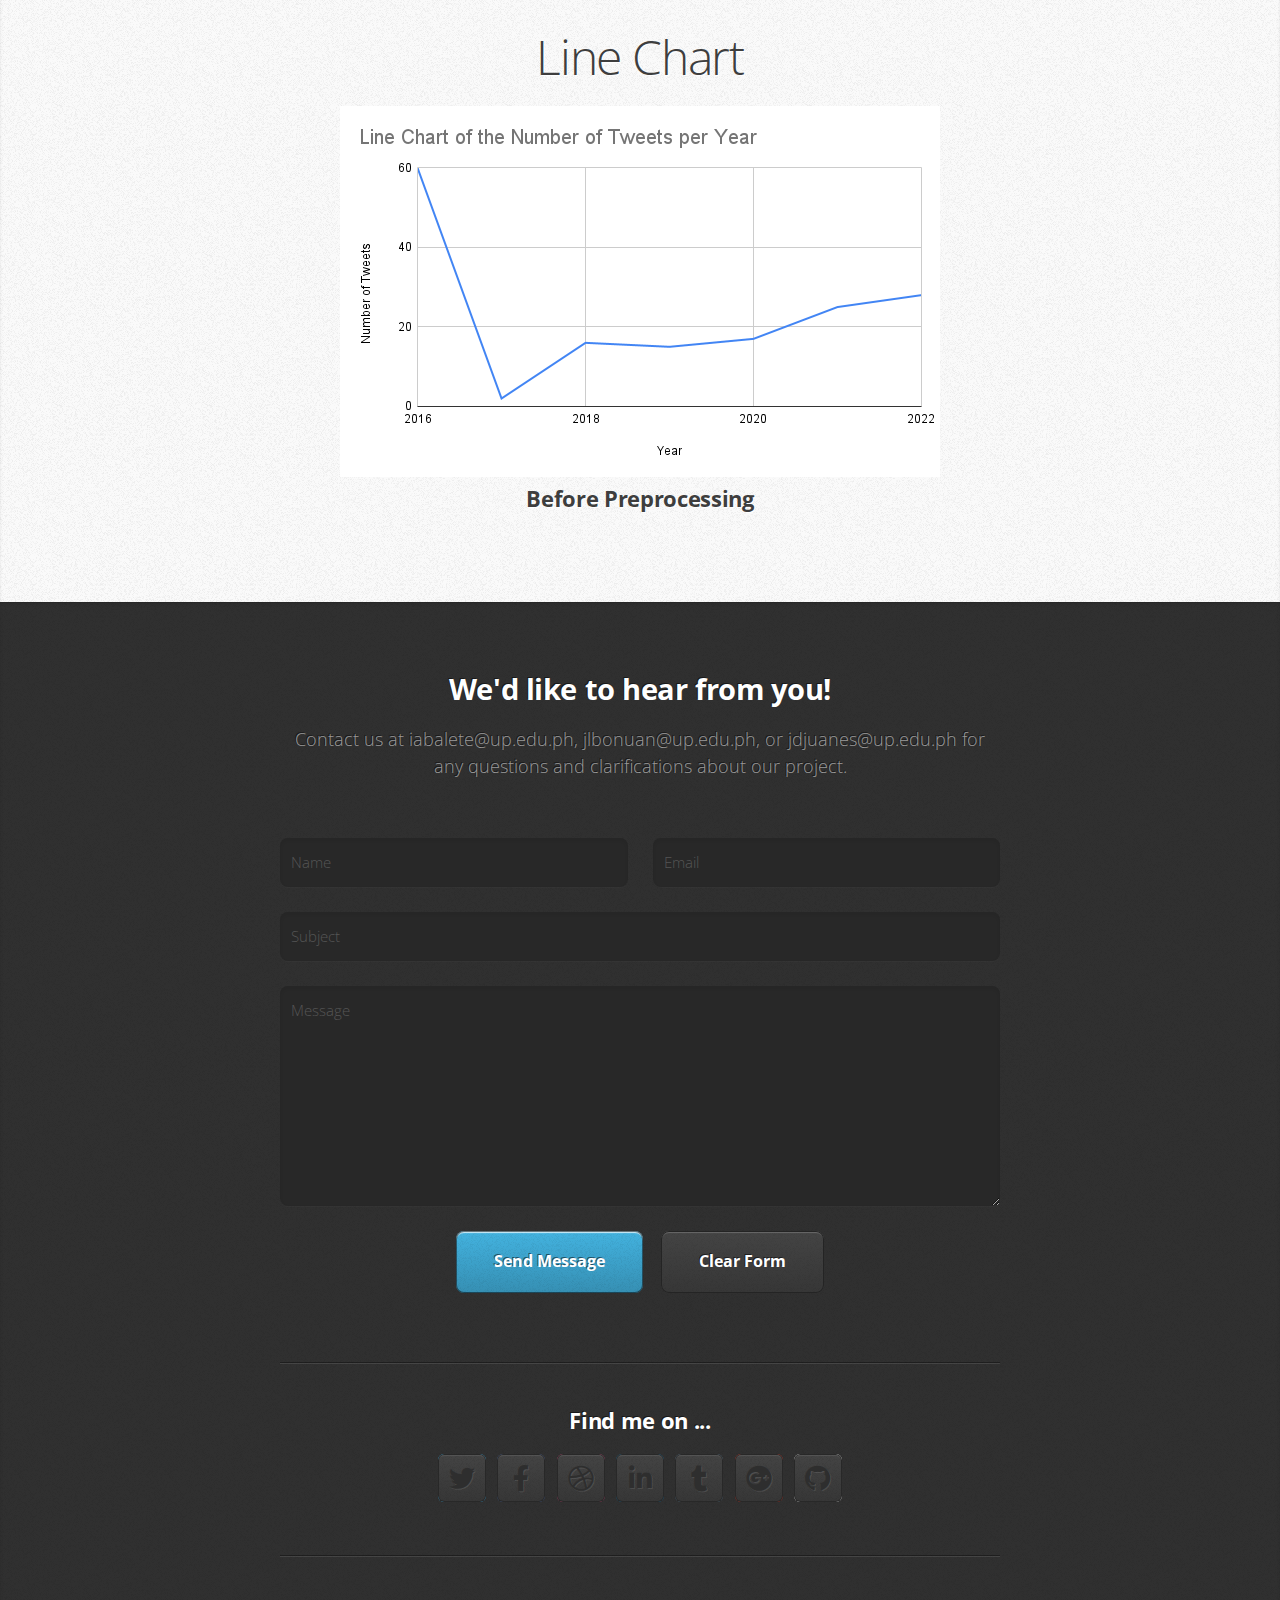
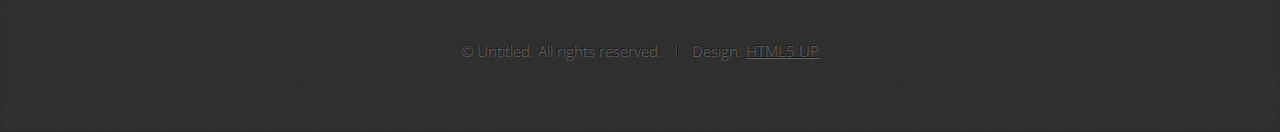
<file: visual.html>
<!DOCTYPE HTML>
<!--
	Miniport by HTML5 UP
	html5up.net | @ajlkn
	Free for personal and commercial use under the CCA 3.0 license (html5up.net/license)
-->
<html>
	<head>
		<title>Visualization</title>
		<meta charset="utf-8" />
		<meta name="viewport" content="width=device-width, initial-scale=1, user-scalable=no" />
		<link rel="stylesheet" href="assets/css/main.css" />
	</head>
	<body class="is-preload">

		<!-- Nav -->
			<nav id="nav">
				<ul class="container">
					<li><a href="index.html">Home</a></li>
					<li>
						<div class="dropdown">
							<a href="index.html#methods">Methods</a>
							<div class="dropdown-content">
								<a href="preprocess.html">Preprocessing</a>
								<a href="visual.html">Visualization</a>
								<a href="ml.html">ML</a>
								<a href="stat.html">Stat Test</a>
							</div>
						</div>
					</li>
					<li><a href="index.html#results">Results</a></li>
					<li><a href="#team">Team</a></li>
					<li><a href="#histogram">Top</a></li>
				</ul>
			</nav>

		<!-- Overview -->
			<article id="histogram" class="wrapper style1">
				<div class="container">
						<h2>Here's how we visualized our data.</h2>
						&nbsp

						<h1> Histograms </h1>
						<img src="images/Histogram%20of%20Likes.png" alt="" />
						<img src="images/Histogram%20of%20Likes%20after%20Preprocessing.png" alt="" />
						<p>The original histogram of likes above showed a large outlier in the 200's that was significantly different from the rest. After preprocessing, the outliers were removed and the axes were rescaled to make the data easier to see.</p>
						&nbsp
						
						<img src="images/Histogram%20of%20Replies.png" alt="" />
						<img src="images/Histogram%20of%20Replies%20after%20Preprocessing.png" alt="" />
						<p>The original histograph showed a large outlier in the 20's that was significantly different from the rest. After preprocessing, the outliers were removed and the axes were rescaled to make the data easier to see.</p>
						
						<img src="images/Histogram%20of%20Retweets.png" alt="" />
						<img src="images/Histogram%20of%20Retweets%20after%20Preprocessing.png" alt="" />
						<p>The original histograph showed a large outlier in the 60's that was significantly different from the rest. After preprocessing, the outliers were removed and the axes were rescaled to make the data easier to see.</p>
				</div>
			</article>

			<article id="heat maps" class="wrapper style2">
				<div class="container">
						<h1> Heat maps </h1>
						<img id="binning" src="images/heatmap.png" alt="" />
						<h3>After Preprocessing</h3>
						<p>There is notably a lot of tweets in May 2016. This might be because it is near the time of the vice presidential elections which BBM was running in.</p>
				</div>
			</article>
	
			<article id="bar" class="wrapper style3">
				<div class="container">
					
						<h1> Bar/Column Charts </h1>
						<img src="images/Bar%20Chart%20of%20the%20Tweets%20per%20Month.png" alt="" />
						<h3>Before Preprocessing</h3>
						
						<img src="images/Column%20Chart%20of%20the%20Content%20Types.png" alt="" />
						<h3>Before Preprocessing</h3>
				</div>
			</article>
				
			<article id="line" class="wrapper style2">
				<div class="container">
					
						<h1> Line Chart </h1>
						<img src="images/Line%20Chart%20of%20the%20Number%20of%20Tweets%20per%20Year.png" alt="" />
						<h3>Before Preprocessing</h3>
						
				</div>
			</article>

		<!-- Team -->
			<article id="team" class="wrapper style4">
				<div class="container medium">
					<header>
						<h2>We'd like to hear from you!</h2>
						<p>Contact us at iabalete@up.edu.ph, jlbonuan@up.edu.ph, or jdjuanes@up.edu.ph for any questions and clarifications about our project.</p>
					</header>
					<div class="row">
						<div class="col-12">
							<form method="post" action="#">
								<div class="row">
									<div class="col-6 col-12-small">
										<input type="text" name="name" id="name" placeholder="Name" />
									</div>
									<div class="col-6 col-12-small">
										<input type="text" name="email" id="email" placeholder="Email" />
									</div>
									<div class="col-12">
										<input type="text" name="subject" id="subject" placeholder="Subject" />
									</div>
									<div class="col-12">
										<textarea name="message" id="message" placeholder="Message"></textarea>
									</div>
									<div class="col-12">
										<ul class="actions">
											<li><input type="submit" value="Send Message" /></li>
											<li><input type="reset" value="Clear Form" class="alt" /></li>
										</ul>
									</div>
								</div>
							</form>
						</div>
						<div class="col-12">
							<hr />
							<h3>Find me on ...</h3>
							<ul class="social">
								<li><a href="#" class="icon brands fa-twitter"><span class="label">Twitter</span></a></li>
								<li><a href="#" class="icon brands fa-facebook-f"><span class="label">Facebook</span></a></li>
								<li><a href="#" class="icon brands fa-dribbble"><span class="label">Dribbble</span></a></li>
								<li><a href="#" class="icon brands fa-linkedin-in"><span class="label">LinkedIn</span></a></li>
								<li><a href="#" class="icon brands fa-tumblr"><span class="label">Tumblr</span></a></li>
								<li><a href="#" class="icon brands fa-google-plus"><span class="label">Google+</span></a></li>
								<li><a href="#" class="icon brands fa-github"><span class="label">Github</span></a></li>
								<!--
								<li><a href="#" class="icon solid fa-rss"><span>RSS</span></a></li>
								<li><a href="#" class="icon brands fa-instagram"><span>Instagram</span></a></li>
								<li><a href="#" class="icon brands fa-foursquare"><span>Foursquare</span></a></li>
								<li><a href="#" class="icon brands fa-skype"><span>Skype</span></a></li>
								<li><a href="#" class="icon brands fa-soundcloud"><span>Soundcloud</span></a></li>
								<li><a href="#" class="icon brands fa-youtube"><span>YouTube</span></a></li>
								<li><a href="#" class="icon brands fa-blogger"><span>Blogger</span></a></li>
								<li><a href="#" class="icon brands fa-flickr"><span>Flickr</span></a></li>
								<li><a href="#" class="icon brands fa-vimeo"><span>Vimeo</span></a></li>
								-->
							</ul>
							<hr />
						</div>
					</div>
					<footer>
						<ul id="copyright">
							<li>&copy; Untitled. All rights reserved.</li><li>Design: <a href="http://html5up.net">HTML5 UP</a></li>
						</ul>
					</footer>
				</div>
			</article>

		<!-- Scripts -->
			<script src="assets/js/jquery.min.js"></script>
			<script src="assets/js/jquery.scrolly.min.js"></script>
			<script src="assets/js/browser.min.js"></script>
			<script src="assets/js/breakpoints.min.js"></script>
			<script src="assets/js/util.js"></script>
			<script src="assets/js/main.js"></script>

	</body>
</html>
</file>
<file: assets/css/main.css>
@import url("https://fonts.googleapis.com/css?family=Open+Sans:300,300italic,600,600italic,700");
@import url("fontawesome-all.min.css");

/*
	Miniport by HTML5 UP
	html5up.net | @ajlkn
	Free for personal and commercial use under the CCA 3.0 license (html5up.net/license)
*/

html, body, div, span, applet, object,
iframe, h1, h2, h3, h4, h5, h6, p, blockquote,
pre, a, abbr, acronym, address, big, cite,
code, del, dfn, em, img, ins, kbd, q, s, samp,
small, strike, strong, sub, sup, tt, var, b,
u, i, center, dl, dt, dd, ol, ul, li, fieldset,
form, label, legend, table, caption, tbody,
tfoot, thead, tr, th, td, article, aside,
canvas, details, embed, figure, figcaption,
footer, header, hgroup, menu, nav, output, ruby,
section, summary, time, mark, audio, video {
	margin: 0;
	padding: 0;
	border: 0;
	font-size: 100%;
	font: inherit;
	vertical-align: baseline;}

article, aside, details, figcaption, figure,
footer, header, hgroup, menu, nav, section {
	display: block;}

body {
	line-height: 1;
}

ol, ul {
	list-style: none;
}

blockquote, q {
	quotes: none;
}

	blockquote:before, blockquote:after, q:before, q:after {
		content: '';
		content: none;
	}

table {
	border-collapse: collapse;
	border-spacing: 0;
}

body {
	-webkit-text-size-adjust: none;
}

mark {
	background-color: transparent;
	color: inherit;
}

input::-moz-focus-inner {
	border: 0;
	padding: 0;
}

input, select, textarea {
	-moz-appearance: none;
	-webkit-appearance: none;
	-ms-appearance: none;
	appearance: none;
}

/* Basic */

	html {
		box-sizing: border-box;
	}

	*, *:before, *:after {
		box-sizing: inherit;
	}

	body {
		padding-top: 3.5em;
	}

		body.is-preload *, body.is-preload *:before, body.is-preload *:after {
			-moz-animation: none !important;
			-webkit-animation: none !important;
			-ms-animation: none !important;
			animation: none !important;
			-moz-transition: none !important;
			-webkit-transition: none !important;
			-ms-transition: none !important;
			transition: none !important;
		}

	body, input, textarea, select {
		font-family: 'Open Sans', sans-serif;
		line-height: 1.85em;
		color: #888;
		font-weight: 300;
		font-size: 13pt;
	}

	a {
		-moz-transition: color .2s ease-in-out;
		-webkit-transition: color .2s ease-in-out;
		-ms-transition: color .2s ease-in-out;
		transition: color .2s ease-in-out;
		color: #43B3E0;
		text-decoration: underline;
	}

		a:hover {
			color: #43bff0 !important;
		}

		a img {
			border: 0;
		}

	b, strong {
		font-weight: 600;
		color: #3e3e3e;
	}

	i, em {
		font-style: italic;
	}

	sub {
		position: relative;
		top: 0.5em;
		font-size: 0.8em;
	}

	sup {
		position: relative;
		top: -0.5em;
		font-size: 0.8em;
	}

	blockquote {
		border-left: solid 0.75em #eee;
		padding: 1em 0 1em 1.5em;
		font-style: italic;
	}

	h1, h2, h3, h4, h5, h6 {
		color: #3e3e3e;
		margin: 0 0 0.75em 0;
	}

	h1 a, h2 a, h3 a, h4 a, h5 a, h6 a {
		text-decoration: none;
		color: inherit;
	}

	h2, h3, h4, h5, h6 {
		font-weight: 700;
	}

	h1 {
		font-size: 3.25em;
		letter-spacing: -0.025em;
		font-weight: 300;
	}

		h1 strong {
			font-weight: 700;
		}

	h2 {
		font-size: 2em;
		letter-spacing: -0.015em;
	}

	h3 {
		font-size: 1.5em;
		letter-spacing: -0.015em;
	}

	em, i {
		font-style: italic;
	}

	br.clear {
		clear: both;
	}

	hr {
		border: 0;
		border-top: solid 1px #444;
		border-top-color: rgba(0, 0, 0, 0.35);
		box-shadow: 0px 1px 0px 0px rgba(255, 255, 255, 0.1);
		height: 1px;
		margin: 3em 0;
	}

	p, ul, ol, dl, table {
		margin-bottom: 2em;
	}

	header {
		margin: 0 0 3em 0;
	}

		header > p {
			font-size: 1.25em;
			margin: 0;
		}

	footer {
		margin: 3em 0 0 0;
	}

		footer > p {
			font-size: 1.25em;
		}

/* Container */

	.container {
		margin: 0 auto;
		max-width: calc(100% - 50px);
		width: 1200px;
	}

		.container.medium {
			width: 900px;
		}

		@media screen and (max-width: 1680px) {

			.container {
				width: 1200px;
			}

				.container.medium {
					width: 900px;
				}

		}

		@media screen and (max-width: 1280px) {

			.container {
				width: 960px;
			}

				.container.medium {
					width: 720px;
				}

		}

		@media screen and (max-width: 980px) {

			.container {
				width: 100%;
			}

				.container.medium {
					width: 75%;
				}

		}

		@media screen and (max-width: 736px) {

			.container {
				width: 100%;
				max-width: calc(100% - 30px);
			}

				.container.medium {
					width: 100%;
				}

		}

/* Row */

	.row {
		display: flex;
		flex-wrap: wrap;
		box-sizing: border-box;
		align-items: stretch;
	}

		.row > * {
			box-sizing: border-box;
		}

		.row.gtr-uniform > * > :last-child {
			margin-bottom: 0;
		}

		.row.aln-left {
			justify-content: flex-start;
		}

		.row.aln-center {
			justify-content: center;
		}

		.row.aln-right {
			justify-content: flex-end;
		}

		.row.aln-top {
			align-items: flex-start;
		}

		.row.aln-middle {
			align-items: center;
		}

		.row.aln-bottom {
			align-items: flex-end;
		}

		.row > .imp {
			order: -1;
		}

		.row > .col-1 {
			width: 8.33333%;
		}

		.row > .off-1 {
			margin-left: 8.33333%;
		}

		.row > .col-2 {
			width: 16.66667%;
		}

		.row > .off-2 {
			margin-left: 16.66667%;
		}

		.row > .col-3 {
			width: 25%;
		}

		.row > .off-3 {
			margin-left: 25%;
		}

		.row > .col-4 {
			width: 33.33333%;
		}

		.row > .off-4 {
			margin-left: 33.33333%;
		}

		.row > .col-5 {
			width: 41.66667%;
		}

		.row > .off-5 {
			margin-left: 41.66667%;
		}

		.row > .col-6 {
			width: 50%;
		}

		.row > .off-6 {
			margin-left: 50%;
		}

		.row > .col-7 {
			width: 58.33333%;
		}

		.row > .off-7 {
			margin-left: 58.33333%;
		}

		.row > .col-8 {
			width: 66.66667%;
		}

		.row > .off-8 {
			margin-left: 66.66667%;
		}

		.row > .col-9 {
			width: 75%;
		}

		.row > .off-9 {
			margin-left: 75%;
		}

		.row > .col-10 {
			width: 83.33333%;
		}

		.row > .off-10 {
			margin-left: 83.33333%;
		}

		.row > .col-11 {
			width: 91.66667%;
		}

		.row > .off-11 {
			margin-left: 91.66667%;
		}

		.row > .col-12 {
			width: 100%;
		}

		.row > .off-12 {
			margin-left: 100%;
		}

		.row.gtr-0 {
			margin-top: 0px;
			margin-left: 0px;
		}

			.row.gtr-0 > * {
				padding: 0px 0 0 0px;
			}

			.row.gtr-0.gtr-uniform {
				margin-top: 0px;
			}

				.row.gtr-0.gtr-uniform > * {
					padding-top: 0px;
				}

		.row.gtr-25 {
			margin-top: -6.25px;
			margin-left: -6.25px;
		}

			.row.gtr-25 > * {
				padding: 6.25px 0 0 6.25px;
			}

			.row.gtr-25.gtr-uniform {
				margin-top: -6.25px;
			}

				.row.gtr-25.gtr-uniform > * {
					padding-top: 6.25px;
				}

		.row.gtr-50 {
			margin-top: -12.5px;
			margin-left: -12.5px;
		}

			.row.gtr-50 > * {
				padding: 12.5px 0 0 12.5px;
			}

			.row.gtr-50.gtr-uniform {
				margin-top: -12.5px;
			}

				.row.gtr-50.gtr-uniform > * {
					padding-top: 12.5px;
				}

		.row {
			margin-top: -25px;
			margin-left: -25px;
		}

			.row > * {
				padding: 25px 0 0 25px;
			}

			.row.gtr-uniform {
				margin-top: -25px;
			}

				.row.gtr-uniform > * {
					padding-top: 25px;
				}

		.row.gtr-150 {
			margin-top: -37.5px;
			margin-left: -37.5px;
		}

			.row.gtr-150 > * {
				padding: 37.5px 0 0 37.5px;
			}

			.row.gtr-150.gtr-uniform {
				margin-top: -37.5px;
			}

				.row.gtr-150.gtr-uniform > * {
					padding-top: 37.5px;
				}

		.row.gtr-200 {
			margin-top: -50px;
			margin-left: -50px;
		}

			.row.gtr-200 > * {
				padding: 50px 0 0 50px;
			}

			.row.gtr-200.gtr-uniform {
				margin-top: -50px;
			}

				.row.gtr-200.gtr-uniform > * {
					padding-top: 50px;
				}

		@media screen and (max-width: 1680px) {

			.row {
				display: flex;
				flex-wrap: wrap;
				box-sizing: border-box;
				align-items: stretch;
			}

				.row > * {
					box-sizing: border-box;
				}

				.row.gtr-uniform > * > :last-child {
					margin-bottom: 0;
				}

				.row.aln-left {
					justify-content: flex-start;
				}

				.row.aln-center {
					justify-content: center;
				}

				.row.aln-right {
					justify-content: flex-end;
				}

				.row.aln-top {
					align-items: flex-start;
				}

				.row.aln-middle {
					align-items: center;
				}

				.row.aln-bottom {
					align-items: flex-end;
				}

				.row > .imp-xlarge {
					order: -1;
				}

				.row > .col-1-xlarge {
					width: 8.33333%;
				}

				.row > .off-1-xlarge {
					margin-left: 8.33333%;
				}

				.row > .col-2-xlarge {
					width: 16.66667%;
				}

				.row > .off-2-xlarge {
					margin-left: 16.66667%;
				}

				.row > .col-3-xlarge {
					width: 25%;
				}

				.row > .off-3-xlarge {
					margin-left: 25%;
				}

				.row > .col-4-xlarge {
					width: 33.33333%;
				}

				.row > .off-4-xlarge {
					margin-left: 33.33333%;
				}

				.row > .col-5-xlarge {
					width: 41.66667%;
				}

				.row > .off-5-xlarge {
					margin-left: 41.66667%;
				}

				.row > .col-6-xlarge {
					width: 50%;
				}

				.row > .off-6-xlarge {
					margin-left: 50%;
				}

				.row > .col-7-xlarge {
					width: 58.33333%;
				}

				.row > .off-7-xlarge {
					margin-left: 58.33333%;
				}

				.row > .col-8-xlarge {
					width: 66.66667%;
				}

				.row > .off-8-xlarge {
					margin-left: 66.66667%;
				}

				.row > .col-9-xlarge {
					width: 75%;
				}

				.row > .off-9-xlarge {
					margin-left: 75%;
				}

				.row > .col-10-xlarge {
					width: 83.33333%;
				}

				.row > .off-10-xlarge {
					margin-left: 83.33333%;
				}

				.row > .col-11-xlarge {
					width: 91.66667%;
				}

				.row > .off-11-xlarge {
					margin-left: 91.66667%;
				}

				.row > .col-12-xlarge {
					width: 100%;
				}

				.row > .off-12-xlarge {
					margin-left: 100%;
				}

				.row.gtr-0 {
					margin-top: 0px;
					margin-left: 0px;
				}

					.row.gtr-0 > * {
						padding: 0px 0 0 0px;
					}

					.row.gtr-0.gtr-uniform {
						margin-top: 0px;
					}

						.row.gtr-0.gtr-uniform > * {
							padding-top: 0px;
						}

				.row.gtr-25 {
					margin-top: -6.25px;
					margin-left: -6.25px;
				}

					.row.gtr-25 > * {
						padding: 6.25px 0 0 6.25px;
					}

					.row.gtr-25.gtr-uniform {
						margin-top: -6.25px;
					}

						.row.gtr-25.gtr-uniform > * {
							padding-top: 6.25px;
						}

				.row.gtr-50 {
					margin-top: -12.5px;
					margin-left: -12.5px;
				}

					.row.gtr-50 > * {
						padding: 12.5px 0 0 12.5px;
					}

					.row.gtr-50.gtr-uniform {
						margin-top: -12.5px;
					}

						.row.gtr-50.gtr-uniform > * {
							padding-top: 12.5px;
						}

				.row {
					margin-top: -25px;
					margin-left: -25px;
				}

					.row > * {
						padding: 25px 0 0 25px;
					}

					.row.gtr-uniform {
						margin-top: -25px;
					}

						.row.gtr-uniform > * {
							padding-top: 25px;
						}

				.row.gtr-150 {
					margin-top: -37.5px;
					margin-left: -37.5px;
				}

					.row.gtr-150 > * {
						padding: 37.5px 0 0 37.5px;
					}

					.row.gtr-150.gtr-uniform {
						margin-top: -37.5px;
					}

						.row.gtr-150.gtr-uniform > * {
							padding-top: 37.5px;
						}

				.row.gtr-200 {
					margin-top: -50px;
					margin-left: -50px;
				}

					.row.gtr-200 > * {
						padding: 50px 0 0 50px;
					}

					.row.gtr-200.gtr-uniform {
						margin-top: -50px;
					}

						.row.gtr-200.gtr-uniform > * {
							padding-top: 50px;
						}

		}

		@media screen and (max-width: 1280px) {

			.row {
				display: flex;
				flex-wrap: wrap;
				box-sizing: border-box;
				align-items: stretch;
			}

				.row > * {
					box-sizing: border-box;
				}

				.row.gtr-uniform > * > :last-child {
					margin-bottom: 0;
				}

				.row.aln-left {
					justify-content: flex-start;
				}

				.row.aln-center {
					justify-content: center;
				}

				.row.aln-right {
					justify-content: flex-end;
				}

				.row.aln-top {
					align-items: flex-start;
				}

				.row.aln-middle {
					align-items: center;
				}

				.row.aln-bottom {
					align-items: flex-end;
				}

				.row > .imp-large {
					order: -1;
				}

				.row > .col-1-large {
					width: 8.33333%;
				}

				.row > .off-1-large {
					margin-left: 8.33333%;
				}

				.row > .col-2-large {
					width: 16.66667%;
				}

				.row > .off-2-large {
					margin-left: 16.66667%;
				}

				.row > .col-3-large {
					width: 25%;
				}

				.row > .off-3-large {
					margin-left: 25%;
				}

				.row > .col-4-large {
					width: 33.33333%;
				}

				.row > .off-4-large {
					margin-left: 33.33333%;
				}

				.row > .col-5-large {
					width: 41.66667%;
				}

				.row > .off-5-large {
					margin-left: 41.66667%;
				}

				.row > .col-6-large {
					width: 50%;
				}

				.row > .off-6-large {
					margin-left: 50%;
				}

				.row > .col-7-large {
					width: 58.33333%;
				}

				.row > .off-7-large {
					margin-left: 58.33333%;
				}

				.row > .col-8-large {
					width: 66.66667%;
				}

				.row > .off-8-large {
					margin-left: 66.66667%;
				}

				.row > .col-9-large {
					width: 75%;
				}

				.row > .off-9-large {
					margin-left: 75%;
				}

				.row > .col-10-large {
					width: 83.33333%;
				}

				.row > .off-10-large {
					margin-left: 83.33333%;
				}

				.row > .col-11-large {
					width: 91.66667%;
				}

				.row > .off-11-large {
					margin-left: 91.66667%;
				}

				.row > .col-12-large {
					width: 100%;
				}

				.row > .off-12-large {
					margin-left: 100%;
				}

				.row.gtr-0 {
					margin-top: 0px;
					margin-left: 0px;
				}

					.row.gtr-0 > * {
						padding: 0px 0 0 0px;
					}

					.row.gtr-0.gtr-uniform {
						margin-top: 0px;
					}

						.row.gtr-0.gtr-uniform > * {
							padding-top: 0px;
						}

				.row.gtr-25 {
					margin-top: -6.25px;
					margin-left: -6.25px;
				}

					.row.gtr-25 > * {
						padding: 6.25px 0 0 6.25px;
					}

					.row.gtr-25.gtr-uniform {
						margin-top: -6.25px;
					}

						.row.gtr-25.gtr-uniform > * {
							padding-top: 6.25px;
						}

				.row.gtr-50 {
					margin-top: -12.5px;
					margin-left: -12.5px;
				}

					.row.gtr-50 > * {
						padding: 12.5px 0 0 12.5px;
					}

					.row.gtr-50.gtr-uniform {
						margin-top: -12.5px;
					}

						.row.gtr-50.gtr-uniform > * {
							padding-top: 12.5px;
						}

				.row {
					margin-top: -25px;
					margin-left: -25px;
				}

					.row > * {
						padding: 25px 0 0 25px;
					}

					.row.gtr-uniform {
						margin-top: -25px;
					}

						.row.gtr-uniform > * {
							padding-top: 25px;
						}

				.row.gtr-150 {
					margin-top: -37.5px;
					margin-left: -37.5px;
				}

					.row.gtr-150 > * {
						padding: 37.5px 0 0 37.5px;
					}

					.row.gtr-150.gtr-uniform {
						margin-top: -37.5px;
					}

						.row.gtr-150.gtr-uniform > * {
							padding-top: 37.5px;
						}

				.row.gtr-200 {
					margin-top: -50px;
					margin-left: -50px;
				}

					.row.gtr-200 > * {
						padding: 50px 0 0 50px;
					}

					.row.gtr-200.gtr-uniform {
						margin-top: -50px;
					}

						.row.gtr-200.gtr-uniform > * {
							padding-top: 50px;
						}

		}

		@media screen and (max-width: 980px) {

			.row {
				display: flex;
				flex-wrap: wrap;
				box-sizing: border-box;
				align-items: stretch;
			}

				.row > * {
					box-sizing: border-box;
				}

				.row.gtr-uniform > * > :last-child {
					margin-bottom: 0;
				}

				.row.aln-left {
					justify-content: flex-start;
				}

				.row.aln-center {
					justify-content: center;
				}

				.row.aln-right {
					justify-content: flex-end;
				}

				.row.aln-top {
					align-items: flex-start;
				}

				.row.aln-middle {
					align-items: center;
				}

				.row.aln-bottom {
					align-items: flex-end;
				}

				.row > .imp-medium {
					order: -1;
				}

				.row > .col-1-medium {
					width: 8.33333%;
				}

				.row > .off-1-medium {
					margin-left: 8.33333%;
				}

				.row > .col-2-medium {
					width: 16.66667%;
				}

				.row > .off-2-medium {
					margin-left: 16.66667%;
				}

				.row > .col-3-medium {
					width: 25%;
				}

				.row > .off-3-medium {
					margin-left: 25%;
				}

				.row > .col-4-medium {
					width: 33.33333%;
				}

				.row > .off-4-medium {
					margin-left: 33.33333%;
				}

				.row > .col-5-medium {
					width: 41.66667%;
				}

				.row > .off-5-medium {
					margin-left: 41.66667%;
				}

				.row > .col-6-medium {
					width: 50%;
				}

				.row > .off-6-medium {
					margin-left: 50%;
				}

				.row > .col-7-medium {
					width: 58.33333%;
				}

				.row > .off-7-medium {
					margin-left: 58.33333%;
				}

				.row > .col-8-medium {
					width: 66.66667%;
				}

				.row > .off-8-medium {
					margin-left: 66.66667%;
				}

				.row > .col-9-medium {
					width: 75%;
				}

				.row > .off-9-medium {
					margin-left: 75%;
				}

				.row > .col-10-medium {
					width: 83.33333%;
				}

				.row > .off-10-medium {
					margin-left: 83.33333%;
				}

				.row > .col-11-medium {
					width: 91.66667%;
				}

				.row > .off-11-medium {
					margin-left: 91.66667%;
				}

				.row > .col-12-medium {
					width: 100%;
				}

				.row > .off-12-medium {
					margin-left: 100%;
				}

				.row.gtr-0 {
					margin-top: 0px;
					margin-left: 0px;
				}

					.row.gtr-0 > * {
						padding: 0px 0 0 0px;
					}

					.row.gtr-0.gtr-uniform {
						margin-top: 0px;
					}

						.row.gtr-0.gtr-uniform > * {
							padding-top: 0px;
						}

				.row.gtr-25 {
					margin-top: -6.25px;
					margin-left: -6.25px;
				}

					.row.gtr-25 > * {
						padding: 6.25px 0 0 6.25px;
					}

					.row.gtr-25.gtr-uniform {
						margin-top: -6.25px;
					}

						.row.gtr-25.gtr-uniform > * {
							padding-top: 6.25px;
						}

				.row.gtr-50 {
					margin-top: -12.5px;
					margin-left: -12.5px;
				}

					.row.gtr-50 > * {
						padding: 12.5px 0 0 12.5px;
					}

					.row.gtr-50.gtr-uniform {
						margin-top: -12.5px;
					}

						.row.gtr-50.gtr-uniform > * {
							padding-top: 12.5px;
						}

				.row {
					margin-top: -25px;
					margin-left: -25px;
				}

					.row > * {
						padding: 25px 0 0 25px;
					}

					.row.gtr-uniform {
						margin-top: -25px;
					}

						.row.gtr-uniform > * {
							padding-top: 25px;
						}

				.row.gtr-150 {
					margin-top: -37.5px;
					margin-left: -37.5px;
				}

					.row.gtr-150 > * {
						padding: 37.5px 0 0 37.5px;
					}

					.row.gtr-150.gtr-uniform {
						margin-top: -37.5px;
					}

						.row.gtr-150.gtr-uniform > * {
							padding-top: 37.5px;
						}

				.row.gtr-200 {
					margin-top: -50px;
					margin-left: -50px;
				}

					.row.gtr-200 > * {
						padding: 50px 0 0 50px;
					}

					.row.gtr-200.gtr-uniform {
						margin-top: -50px;
					}

						.row.gtr-200.gtr-uniform > * {
							padding-top: 50px;
						}

		}

		@media screen and (max-width: 736px) {

			.row {
				display: flex;
				flex-wrap: wrap;
				box-sizing: border-box;
				align-items: stretch;
			}

				.row > * {
					box-sizing: border-box;
				}

				.row.gtr-uniform > * > :last-child {
					margin-bottom: 0;
				}

				.row.aln-left {
					justify-content: flex-start;
				}

				.row.aln-center {
					justify-content: center;
				}

				.row.aln-right {
					justify-content: flex-end;
				}

				.row.aln-top {
					align-items: flex-start;
				}

				.row.aln-middle {
					align-items: center;
				}

				.row.aln-bottom {
					align-items: flex-end;
				}

				.row > .imp-small {
					order: -1;
				}

				.row > .col-1-small {
					width: 8.33333%;
				}

				.row > .off-1-small {
					margin-left: 8.33333%;
				}

				.row > .col-2-small {
					width: 16.66667%;
				}

				.row > .off-2-small {
					margin-left: 16.66667%;
				}

				.row > .col-3-small {
					width: 25%;
				}

				.row > .off-3-small {
					margin-left: 25%;
				}

				.row > .col-4-small {
					width: 33.33333%;
				}

				.row > .off-4-small {
					margin-left: 33.33333%;
				}

				.row > .col-5-small {
					width: 41.66667%;
				}

				.row > .off-5-small {
					margin-left: 41.66667%;
				}

				.row > .col-6-small {
					width: 50%;
				}

				.row > .off-6-small {
					margin-left: 50%;
				}

				.row > .col-7-small {
					width: 58.33333%;
				}

				.row > .off-7-small {
					margin-left: 58.33333%;
				}

				.row > .col-8-small {
					width: 66.66667%;
				}

				.row > .off-8-small {
					margin-left: 66.66667%;
				}

				.row > .col-9-small {
					width: 75%;
				}

				.row > .off-9-small {
					margin-left: 75%;
				}

				.row > .col-10-small {
					width: 83.33333%;
				}

				.row > .off-10-small {
					margin-left: 83.33333%;
				}

				.row > .col-11-small {
					width: 91.66667%;
				}

				.row > .off-11-small {
					margin-left: 91.66667%;
				}

				.row > .col-12-small {
					width: 100%;
				}

				.row > .off-12-small {
					margin-left: 100%;
				}

				.row.gtr-0 {
					margin-top: 0px;
					margin-left: 0px;
				}

					.row.gtr-0 > * {
						padding: 0px 0 0 0px;
					}

					.row.gtr-0.gtr-uniform {
						margin-top: 0px;
					}

						.row.gtr-0.gtr-uniform > * {
							padding-top: 0px;
						}

				.row.gtr-25 {
					margin-top: -3.75px;
					margin-left: -3.75px;
				}

					.row.gtr-25 > * {
						padding: 3.75px 0 0 3.75px;
					}

					.row.gtr-25.gtr-uniform {
						margin-top: -3.75px;
					}

						.row.gtr-25.gtr-uniform > * {
							padding-top: 3.75px;
						}

				.row.gtr-50 {
					margin-top: -7.5px;
					margin-left: -7.5px;
				}

					.row.gtr-50 > * {
						padding: 7.5px 0 0 7.5px;
					}

					.row.gtr-50.gtr-uniform {
						margin-top: -7.5px;
					}

						.row.gtr-50.gtr-uniform > * {
							padding-top: 7.5px;
						}

				.row {
					margin-top: -15px;
					margin-left: -15px;
				}

					.row > * {
						padding: 15px 0 0 15px;
					}

					.row.gtr-uniform {
						margin-top: -15px;
					}

						.row.gtr-uniform > * {
							padding-top: 15px;
						}

				.row.gtr-150 {
					margin-top: -22.5px;
					margin-left: -22.5px;
				}

					.row.gtr-150 > * {
						padding: 22.5px 0 0 22.5px;
					}

					.row.gtr-150.gtr-uniform {
						margin-top: -22.5px;
					}

						.row.gtr-150.gtr-uniform > * {
							padding-top: 22.5px;
						}

				.row.gtr-200 {
					margin-top: -30px;
					margin-left: -30px;
				}

					.row.gtr-200 > * {
						padding: 30px 0 0 30px;
					}

					.row.gtr-200.gtr-uniform {
						margin-top: -30px;
					}

						.row.gtr-200.gtr-uniform > * {
							padding-top: 30px;
						}

		}

/* Form */

	form label {
		color: #3e3e3e;
		font-weight: 700;
		display: block;
		margin: 0 0 0.5em 0;
	}

	form input[type=text],
	form input[type=email],
	form input[type=password],
	form select,
	form textarea {
		-moz-transition: background .2s ease-in-out, box-shadow .2s ease-in-out;
		-webkit-transition: background .2s ease-in-out, box-shadow .2s ease-in-out;
		-ms-transition: background .2s ease-in-out, box-shadow .2s ease-in-out;
		transition: background .2s ease-in-out, box-shadow .2s ease-in-out;
		-webkit-appearance: none;
		display: block;
		border: 0;
		padding: 0.75em;
		font-size: 1em;
		border-radius: 8px;
		border: solid 1px #ddd;
		background: #fff;
		color: #bbb;
		box-shadow: inset 0px 2px 3px 1px rgba(0, 0, 0, 0.05), 0px 1px 0px 0px rgba(255, 255, 255, 0.025);
		width: 100%;
	}

		form input[type=text]:focus,
		form input[type=email]:focus,
		form input[type=password]:focus,
		form select:focus,
		form textarea:focus {
			background: #fafafa;
			box-shadow: inset 0px 2px 5px 0px rgba(0, 0, 0, 0.05), 0px 1px 0px 0px rgba(255, 255, 255, 0.025), inset 0px 0px 2px 1px #43bff0;
		}

	form textarea {
		height: 15em;
	}

	form .actions:last-child {
		margin-bottom: 0;
	}

	form ::-webkit-input-placeholder {
		color: #555 !important;
	}

	form :-moz-placeholder {
		color: #555 !important;
	}

	form ::-moz-placeholder {
		color: #555 !important;
	}

	form :-ms-input-placeholder {
		color: #555 !important;
	}

	form ::-moz-focus-inner {
		border: 0;
	}

/* Tables */

	table {
		width: 100%;
	}

		table.default {
			width: 100%;
		}

			table.default tr {
				border-top: solid 1px #eee;
			}

				table.default tr:first-child {
					border-top: 0;
				}

			table.default td {
				padding: 0.5em 1em 0.5em 1em;
			}

			table.default th {
				text-align: left;
				padding: 0.5em 1em 0.5em 1em;
				font-weight: 600;
				margin: 0 0 1em 0;
			}

			table.default thead {
				background: #4f4f4f;
				color: #fff;
			}

/* Section/Article */

	section, article {
		margin-bottom: 3em;
	}

	section > :last-child,
	article > :last-child,
	section:last-child,
	article:last-child {
		margin-bottom: 0;
	}

/* Image */

	.image {
		display: inline-block;
		position: relative;
	}

		.image img {
			display: block;
			width: 100%;
		}

		.image.fit {
			display: block;
			width: 100%;
		}

		.image.featured {
			display: block;
			width: 100%;
			margin: 0 0 2em 0;
		}

		.image.left {
			float: left;
			margin: 0 2em 2em 0;
		}

		.image.centered {
			display: block;
			margin: 0 0 2em 0;
		}

			.image.centered img {
				margin: 0 auto;
				width: auto;
			}

/* Button */

	input[type="button"],
	input[type="submit"],
	input[type="reset"],
	button,
	.button {
		background-image: url("images/bg.png"), -moz-linear-gradient(top, rgba(0, 0, 0, 0), rgba(0, 0, 0, 0.2));
		background-image: url("images/bg.png"), -webkit-linear-gradient(top, rgba(0, 0, 0, 0), rgba(0, 0, 0, 0.2));
		background-image: url("images/bg.png"), -ms-linear-gradient(top, rgba(0, 0, 0, 0), rgba(0, 0, 0, 0.2));
		background-image: url("images/bg.png"), linear-gradient(top, rgba(0, 0, 0, 0), rgba(0, 0, 0, 0.2));
		-moz-transition: background-color .2s ease-in-out;
		-webkit-transition: background-color .2s ease-in-out;
		-ms-transition: background-color .2s ease-in-out;
		transition: background-color .2s ease-in-out;
		-webkit-appearance: none;
		position: relative;
		display: inline-block;
		color: #fff !important;
		text-decoration: none;
		font-weight: 700;
		border: 0;
		outline: 0;
		cursor: pointer;
		border-radius: 8px;
		text-shadow: -1px -1px 0.5px rgba(0, 0, 0, 0.5);
		overflow: hidden;
		box-shadow: inset 0px 0px 0px 1px rgba(0, 0, 0, 0.5), inset 0px 2px 1px 0px rgba(255, 255, 255, 0.75);
		background-color: #43B3E0;
		padding: 1em 2.35em 1em 2.35em;
		font-size: 1.1em;
		max-width: 24em;
	}

		input[type="button"]:hover,
		input[type="submit"]:hover,
		input[type="reset"]:hover,
		button:hover,
		.button:hover {
			background-color: #43bff0;
			color: #fff !important;
		}

		input[type="button"]:active,
		input[type="submit"]:active,
		input[type="reset"]:active,
		button:active,
		.button:active {
			background-color: #3BA8D3;
			top: 1px;
		}

		input[type="button"].large,
		input[type="submit"].large,
		input[type="reset"].large,
		button.large,
		.button.large {
			font-size: 1.5em;
			letter-spacing: -0.025em;
		}

		input[type="button"].alt,
		input[type="submit"].alt,
		input[type="reset"].alt,
		button.alt,
		.button.alt {
			background-color: #444;
			box-shadow: inset 0px 0px 0px 1px #242424, inset 0px 2px 1px 0px rgba(255, 255, 255, 0.2);
		}

			input[type="button"].alt:hover,
			input[type="submit"].alt:hover,
			input[type="reset"].alt:hover,
			button.alt:hover,
			.button.alt:hover {
				background-color: #4f4f4f;
				color: #fff !important;
			}

			input[type="button"].alt:active,
			input[type="submit"].alt:active,
			input[type="reset"].alt:active,
			button.alt:active,
			.button.alt:active {
				background-color: #3f3f3f;
			}

/* List */

	ul {
		list-style: disc;
		padding-left: 1em;
	}

		ul li {
			padding-left: 0.5em;
		}

	ol {
		list-style: decimal;
		padding-left: 1.25em;
	}

		ol li {
			padding-left: 0.25em;
		}

/* Social */

	ul.social {
		cursor: default;
		margin: 0;
		list-style: none;
		padding-left: 0;
	}

		ul.social li {
			position: relative;
			display: inline-block;
			margin: 0.25em;
			top: 0;
			padding-left: 0;
		}

			ul.social li a {
				-moz-transition: top .2s ease-in-out;
				-webkit-transition: top .2s ease-in-out;
				-ms-transition: top .2s ease-in-out;
				transition: top .2s ease-in-out;
				display: block;
				width: 48px;
				height: 48px;
				border-radius: 6px;
				top: 0;
				position: relative;
			}

				ul.social li a:before {
					background-image: url("images/bg.png"), -moz-linear-gradient(top, rgba(0, 0, 0, 0), rgba(0, 0, 0, 0.2));
					background-image: url("images/bg.png"), -webkit-linear-gradient(top, rgba(0, 0, 0, 0), rgba(0, 0, 0, 0.2));
					background-image: url("images/bg.png"), -ms-linear-gradient(top, rgba(0, 0, 0, 0), rgba(0, 0, 0, 0.2));
					background-image: url("images/bg.png"), linear-gradient(top, rgba(0, 0, 0, 0), rgba(0, 0, 0, 0.2));
					-moz-transition: background-color .2s ease-in-out;
					-webkit-transition: background-color .2s ease-in-out;
					-ms-transition: background-color .2s ease-in-out;
					transition: background-color .2s ease-in-out;
					background-color: #444;
					border-radius: 6px;
					box-shadow: inset 0px 0px 0px 1px #282828, inset 0px 2px 1px 0px rgba(255, 255, 255, 0.1);
					color: #2E2E2E !important;
					display: block;
					font-size: 26px;
					height: 48px;
					line-height: 48px;
					text-align: center;
					outline: 0;
					overflow: hidden;
					text-shadow: 1px 1px 0px rgba(255, 255, 255, 0.1);
					width: 48px;
				}

				ul.social li a.fa-twitter {
					background-color: #2DAAE4;
				}

				ul.social li a.fa-facebook-f {
					background-color: #3C5A98;
				}

				ul.social li a.fa-dribbble {
					background-color: #C4376B;
				}

				ul.social li a.fa-linkedin-in {
					background-color: #006599;
				}

				ul.social li a.fa-tumblr {
					background-color: #51718A;
				}

				ul.social li a.fa-google-plus {
					background-color: #DA2713;
				}

				ul.social li a.fa-github {
					background-color: #FAFAFA;
				}

				ul.social li a.fa-rss {
					background-color: #F2600B;
				}

				ul.social li a.fa-instagram {
					background-color: #E0D7C8;
				}

				ul.social li a.fa-foursquare {
					background-color: #39A3D4;
				}

				ul.social li a.fa-skype {
					background-color: #10BEF1;
				}

				ul.social li a.fa-soundcloud {
					background-color: #FE5419;
				}

				ul.social li a.fa-youtube {
					background-color: #BF2E25;
				}

				ul.social li a.fa-blogger {
					background-color: #FF6501;
				}

				ul.social li a.fa-flickr {
					background-color: #0062DB;
				}

				ul.social li a.fa-vimeo {
					background-color: #4C8AB0;
				}

				ul.social li a:hover {
					top: -5px;
				}

					ul.social li a:hover:before {
						background-color: transparent;
					}

/* Actions */

	ul.actions {
		list-style: none;
		padding-left: 0;
	}

		ul.actions li {
			display: inline-block;
			margin: 0 0 0 1em;
			padding-left: 0;
		}

			ul.actions li:first-child {
				margin-left: 0;
			}

/* Box */

	.box {
		background: #fff;
		box-shadow: inset 0px 0px 0px 1px rgba(0, 0, 0, 0.15), 0px 2px 3px 0px rgba(0, 0, 0, 0.1);
		text-align: center;
		padding: 2em;
	}

		.box.style1 {
			padding: 3em 2em 3.5em 2em;
		}

			.box.style1 h3 {
				margin-bottom: 0.5em;
			}

		.box.style2 h3 {
			margin-bottom: 0.25em;
		}

		.box.style2 .image {
			position: relative;
			left: 2em;
			top: 2em;
			margin: -4em 0 4em -4em;
			width: auto;
		}

/* Icons */

	.icon {
		text-decoration: none;
		text-decoration: none;
	}

		.icon:before {
			-moz-osx-font-smoothing: grayscale;
			-webkit-font-smoothing: antialiased;
			display: inline-block;
			font-style: normal;
			font-variant: normal;
			text-rendering: auto;
			line-height: 1;
			text-transform: none !important;
			font-family: 'Font Awesome 5 Free';
			font-weight: 400;
		}

		.icon:before {
			font-size: 1.25em;
		}

		.icon > .label {
			display: none;
		}

		.icon.solid:before {
			font-weight: 900;
		}

		.icon.brands:before {
			font-family: 'Font Awesome 5 Brands';
		}

		.icon.featured {
			color: #EA8A95;
			display: block;
			margin: 0 0 1.5em 0;
			cursor: default;
		}

			.icon.featured:before {
				font-size: 6em;
			}

/* Wrappers */

	.wrapper {
		background-image: url("images/bg.png");
		box-shadow: inset 0px 1px 0px 0px rgba(0, 0, 0, 0.05), inset 0px 2px 3px 0px rgba(0, 0, 0, 0.1);
		padding: 8em 0 8em 0;
		text-align: center;
	}

		.wrapper.style1 {
			background-image: none;
			background-color: #fff;
		}

		.wrapper.style2 {
			background-color: #fafafa;
			text-shadow: 1px 1px 0px #fff;
		}

		.wrapper.style3 {
			background-color: #f4f4f4;
			text-shadow: 1px 1px 0px #fff;
		}

		.wrapper.style4 {
			background-color: #303030;
			color: #999;
			text-shadow: -1px -1px 0px #181818;
		}

			.wrapper.style4 h1, .wrapper.style4 h2, .wrapper.style4 h3, .wrapper.style4 h4, .wrapper.style4 h5, .wrapper.style4 h6 {
				color: #fff;
			}

			.wrapper.style4 form input[type=text],
			.wrapper.style4 form input[type=password],
			.wrapper.style4 form select,
			.wrapper.style4 form textarea {
				border: none;
				background: #282828;
			}

				.wrapper.style4 form input[type=text]:focus,
				.wrapper.style4 form input[type=password]:focus,
				.wrapper.style4 form select:focus,
				.wrapper.style4 form textarea:focus {
					background: #252525;
				}

/* Nav */

	#nav {
		background-color: #282828;
		text-align: center;
		position: fixed;
		left: 0;
		top: 0;
		width: 100%;
		z-index: 10000;
		cursor: default;
		height: 3.5em;
		line-height: 3.5em;
	}

		#nav ul {
			margin-bottom: 0;
			list-style: none;
			padding-left: 0;
		}

		#nav li {
			display: inline-block;
			padding-left: 0;
		}

		#nav a {
			-moz-transition: background-color .2s ease-in-out;
			-webkit-transition: background-color .2s ease-in-out;
			-ms-transition: background-color .2s ease-in-out;
			transition: background-color .2s ease-in-out;
			position: relative;
			display: block;
			color: #fff;
			text-decoration: none;
			outline: 0;
			font-weight: 600;
			border-radius: 8px;
			color: #fff;
			height: 2.5em;
			line-height: 2.5em;
			padding: 0 1.25em;
		}

			#nav a:hover {
				color: #fff !important;
				background: #383838;
			}

			#nav a.active {
				background: #484848;
			}

				#nav a.active:before {
					content: '';
					display: block;
					position: absolute;
					bottom: -0.6em;
					left: 50%;
					margin-left: -0.75em;
					border-left: solid 0.75em transparent;
					border-right: solid 0.75em transparent;
					border-top: solid 0.6em #282828;
				}

/* Articles */

	body > article {
		margin-bottom: 0;
	}

	#top {
		padding: 10em 0 10em 0;
		text-align: left;
	}

		#top .image {
			border-radius: 100%;
			width: 20em;
			height: 20em;
			margin: 0;
		}

			#top .image img {
				border-radius: 100%;
			}

		#top h1 {
			margin-top: 0.35em;
		}

		#top p {
			font-size: 1.5em;
			line-height: 1.75em;
		}

			#top p a {
				color: inherit;
			}

	#contact footer {
		font-size: 0.9em;
	}

/* Copyright */

	#copyright {
		color: #666;
		font-size: 1em;
		line-height: 1em;
		list-style: none;
		padding-left: 0;
		margin-bottom: 0;
	}

		#copyright li {
			display: inline-block;
			border-left: solid 1px rgba(0, 0, 0, 0.5);
			box-shadow: -1px 0px 0px 0px rgba(255, 255, 255, 0.1);
			padding: 0 0 0 1em;
			margin: 0 0 0 1em;
		}

			#copyright li:first-child {
				border: 0;
				box-shadow: none;
				padding-left: 0;
				margin-left: 0;
			}

		#copyright a {
			-moz-transition: color .2s ease-in-out;
			-webkit-transition: color .2s ease-in-out;
			-ms-transition: color .2s ease-in-out;
			transition: color .2s ease-in-out;
			color: inherit;
		}

			#copyright a:hover {
				color: #777;
			}

/* Large */

	@media screen and (max-width: 1280px) {

		/* Basic */

			body {
				font-size: 11pt;
			}

			input, textarea, select {
				font-size: 11pt;
			}

			header {
				margin: 0 0 4em 0;
			}

		/* Wrappers */

			.wrapper {
				padding: 5em 0 5em 0;
				text-align: center;
			}

				.wrapper.style4 .row-special {
					margin: 2em 0 0 0;
					padding: 2em 0 2em 0;
				}

		/* Articles */

			#top {
				padding: 8em 0;
			}

				#top .image {
					width: 24em;
					height: 24em;
					margin: 0;
				}

	}

/* Medium */

	@media screen and (max-width: 980px) {

		/* Articles */

			#top {
				text-align: center;
				padding: 5em 0;
			}

				#top .image {
					margin: 0 auto 2em auto;
				}

	}

/* Small */

	@media screen and (max-width: 736px) {

		/* Basic */

			body {
				padding-top: 44px;
			}

			body, input, textarea, select {
				line-height: 1.75em;
				font-size: 10pt;
				letter-spacing: 0;
			}

			h1, h2, h3, h4, h5, h6 {
				font-size: 1.25em;
				margin: 0 0 0.4em 0;
			}

			h1 {
				font-size: 2.25em;
				line-height: 1.25em;
			}

			header {
				margin: 0 0 2em 0;
			}

				header > p {
					font-size: 1.25em;
				}

			footer {
				margin: 2.5em 0 0 0;
			}

				footer > p {
					font-size: 1.25em;
				}

			hr {
				margin: 1.5em 0 2em 0;
			}

		/* Section/Article */

			section, article {
				clear: both;
			}

		/* Button */

			input[type="button"],
			input[type="submit"],
			input[type="reset"],
			button,
			.button {
				text-align: center;
				font-size: 1.2em;
				width: 100%;
				padding: 1em 0 1em 0;
			}

				input[type="button"].large,
				input[type="submit"].large,
				input[type="reset"].large,
				button.large,
				.button.large {
					font-size: 1.2em;
					letter-spacing: 0;
				}

		/* Social */

			ul.social {
				padding: 1em 0.5em 0 0.5em;
			}

				ul.social li {
					margin: 0.5em 0.5em 0.5em 0.5em;
				}

					ul.social li a {
						top: 0 !important;
					}

						ul.social li a:before {
							background-color: transparent !important;
						}

		/* Actions */

			ul.actions {
				margin: 0;
			}

				ul.actions li {
					display: block;
					margin: 15px 0 0 0;
				}

					ul.actions li:first-child {
						margin-top: 0;
					}

		/* Box */

			.box {
				padding: 30px 20px 30px 20px;
				margin: 0 0 20px 0 !important;
			}

				.box h3 {
					margin-bottom: 0.25em;
				}

				.box .image.centered {
					margin-bottom: 1em;
				}

				.box .image.featured {
					position: relative;
					left: 20px;
					top: 20px;
					margin: -50px 0 50px -40px;
					width: auto;
				}

				.box.style1 {
					max-width: 32em;
					margin-left: auto !important;
					margin-right: auto !important;
				}

				.box.style2 {
					max-width: 32em;
					margin-left: auto !important;
					margin-right: auto !important;
				}

		/* Wrappers */

			.wrapper {
				padding: 3em 0;
				text-align: center;
			}

		/* Nav */

			#nav {
				height: 44px;
				line-height: 44px;
			}

				#nav a {
					padding: 0 0.75em;
					height: inherit;
					line-height: inherit;
					border-radius: 0;
				}

					#nav a:hover {
						background-color: transparent;
					}

		/* Articles */

			#top {
				padding: 3em 0;
			}

				#top .image {
					width: 15em;
					height: 15em;
					margin-bottom: 0;
				}

				#top p {
					font-size: 1em;
				}

			#contact footer {
				margin: 0;
			}

		/* Copyright */

			#copyright {
				font-size: 1em;
				margin: 0;
			}

				#copyright li {
					display: block;
					margin: 1em 0 0 0;
					padding: 0;
					box-shadow: none;
					border-left: 0;
				}

					#copyright li:first-child {
						margin-top: 0;
					}

	}

/* Dropdown Button */
.dropbtn {
  background-color: #282828;
  color: white;
  font-size: 16px;
  position: relative;
  display: block;
  text-decoration: none;
  outline: 0;
  font-weight: 600;
  border-radius: 8px;
  color: #fff;
  height: 2.5em;
  line-height: 2.5em;
  padding: 0 1.25em;
  order: none;
  border: none;
}

/* The container <div> - needed to position the dropdown content */
.dropdown {
  position: relative;
  display: inline-block;
  text-decoration: none;
  outline: 0;
  font-weight: 600;
  border-radius: 8px;
  color: #fff;
  height: 2.5em;
  line-height: 2.5em;
  padding: 0 1.25em;
  order: none;
  border: none;
}

/* Dropdown Content (Hidden by Default) */
.dropdown-content {
  display: none;
  position: absolute;
  background-color: #282828;
  color: white;
  min-width: 160px;
  z-index: 1;
}

/* Links inside the dropdown */
.dropdown-content a {
  color: black;
  padding: 12px 16px;
  text-decoration: none;
  display: block;
}

/* Change color of dropdown links on hover */
.dropdown-content a:hover {background-color: #fff;}

/* Show the dropdown menu on hover */
.dropdown:hover .dropdown-content {display: block;}

/* Change the background color of the dropdown button when the dropdown content is shown */
.dropdown:hover .dropbtn {background-color: #383838;}
</file>
